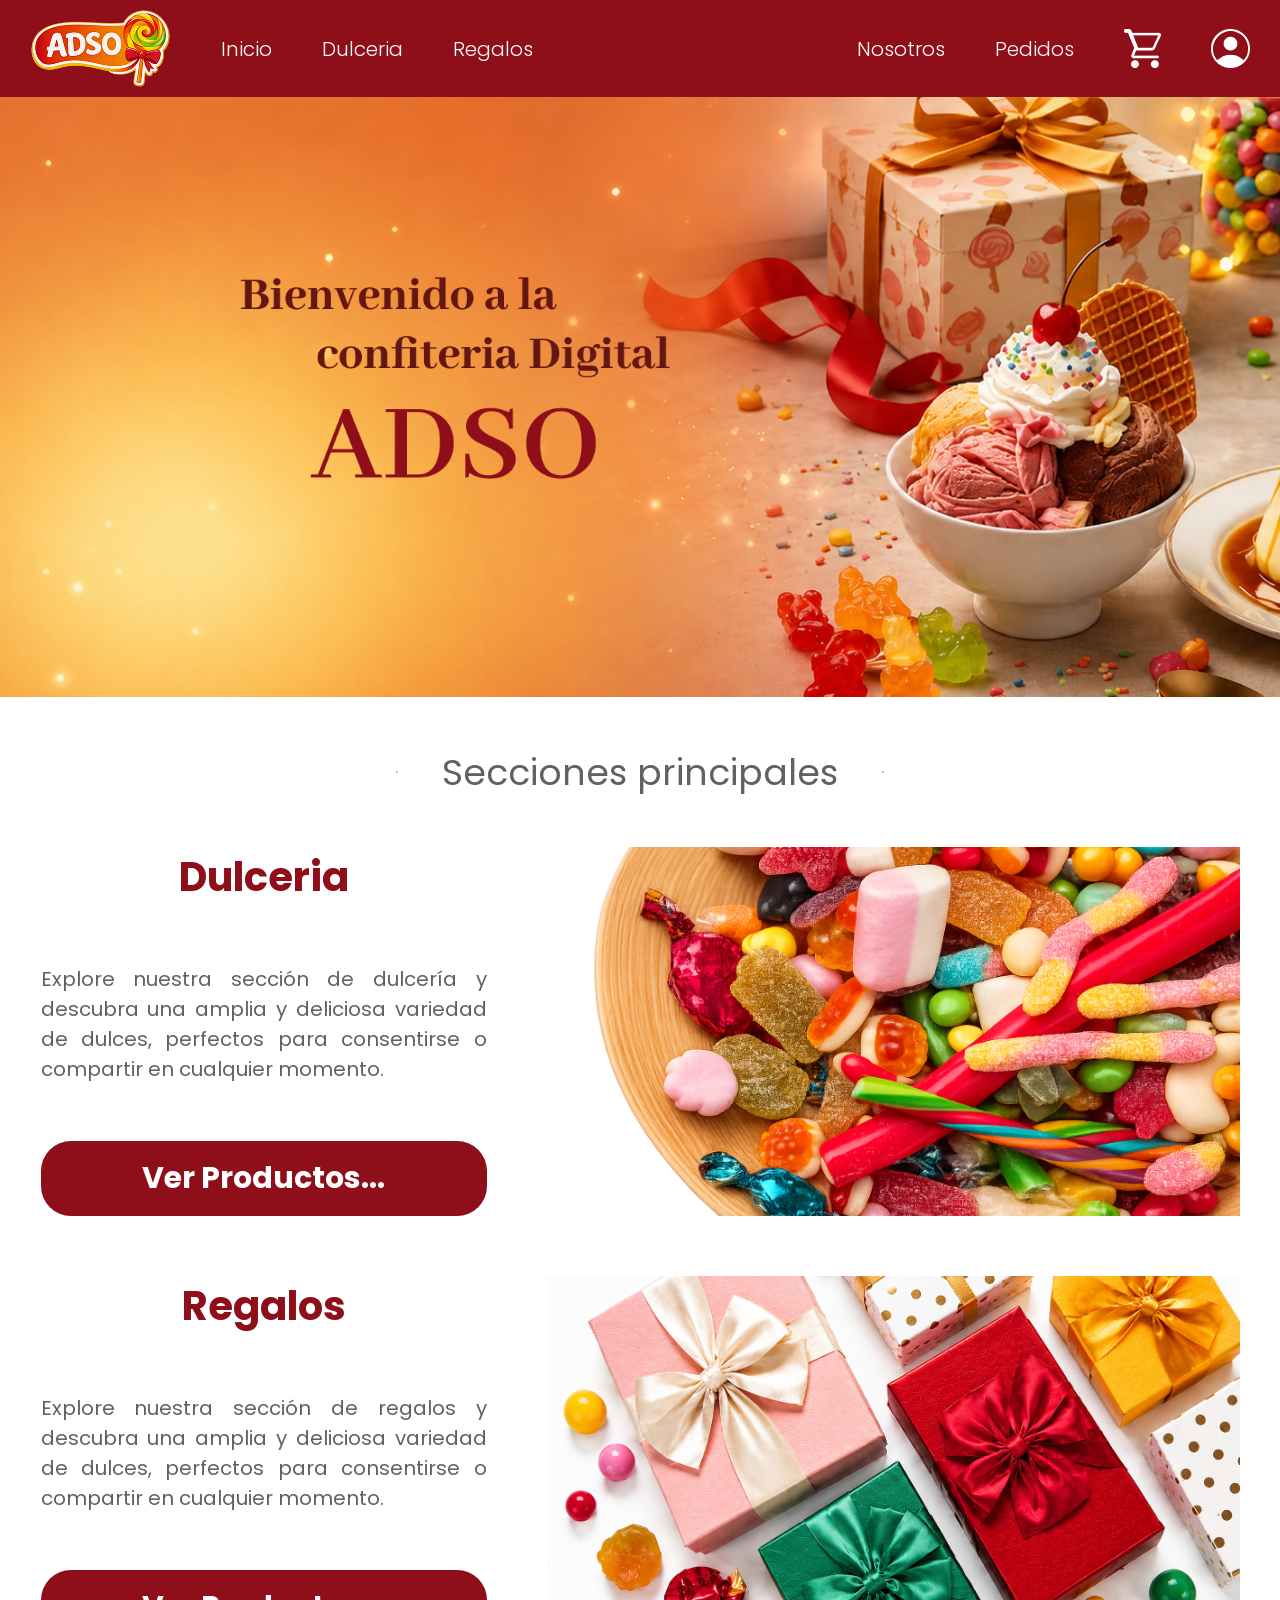
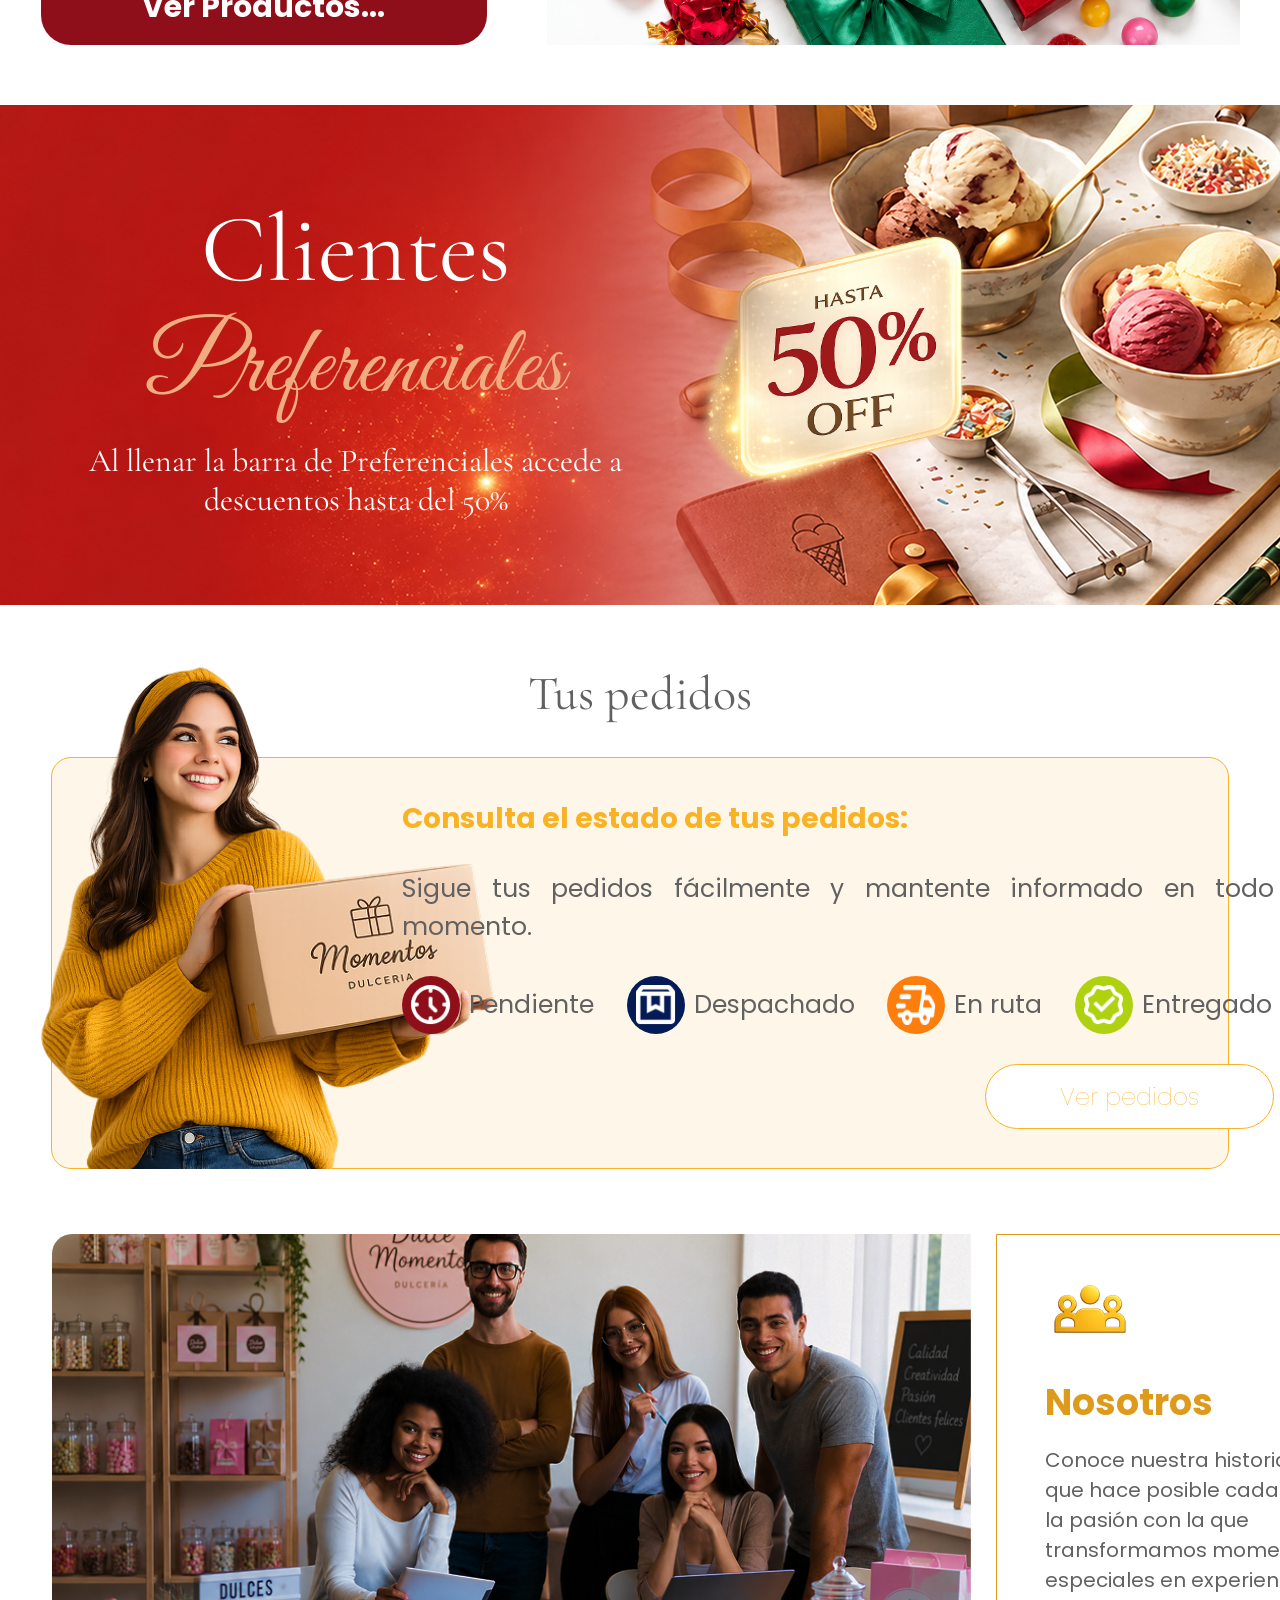
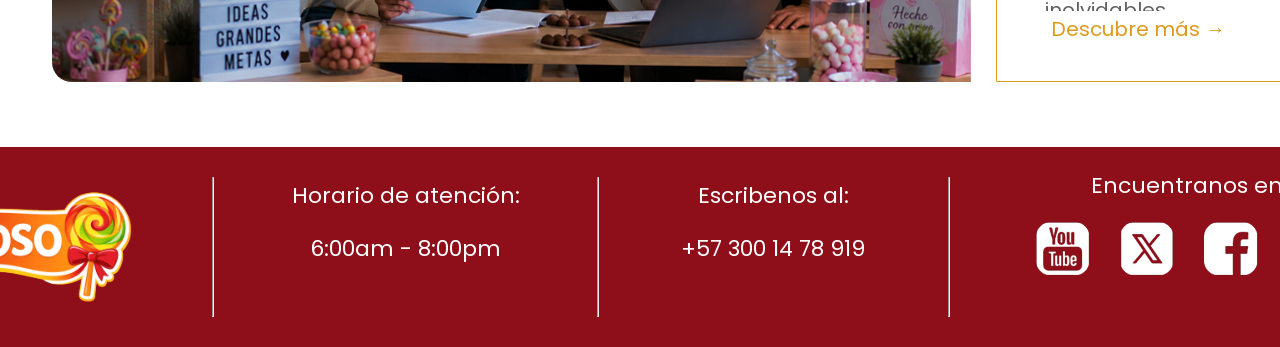
<file: index.html>
<!doctype html>
<html>

<head>
    <meta charset="UTF-8">
    <meta name="viewport" content="width=device-width, initial-scale=1.0">
    <link rel="preconnect" href="https://fonts.googleapis.com">
    <link rel="preconnect" href="https://fonts.gstatic.com" crossorigin>
    <link
        href="https://fonts.googleapis.com/css2?family=Great+Vibes&family=Montserrat:ital,wght@0,100..900;1,100..900&family=Oswald:wght@200..700&family=Poppins:ital,wght@0,100;0,200;0,300;0,400;0,500;0,600;0,700;0,800;0,900;1,100;1,200;1,300;1,400;1,500;1,600;1,700;1,800;1,900&display=swap"
        rel="stylesheet">
    <link href="https://fonts.googleapis.com/css2?family=Great+Vibes&display=swap" rel="stylesheet">
    <link href="https://fonts.googleapis.com/css2?family=Cormorant+Garamond:ital,wght@0,700;1,400&display=swap"
        rel="stylesheet">
    <link href="https://fonts.googleapis.com/css2?family=Cormorant+Garamond:wght@300;400;500;600;700&display=swap"
        rel="stylesheet">
    <link href="https://fonts.googleapis.com/css2?family=Poppins:wght@300;400;500;600;700&display=swap"
        rel="stylesheet">
    <link rel="stylesheet" href="style/index.css" />
</head>

<body>
    <!-- Header -->
    <header>

        <!-- Header mobile -->
        <div class="group-header-Movil">
            <div class="group-header">
                <a href="index.html">
                    <img src="Imagenes\icon-header\Logo.svg" class="icon-logo" />
                </a>
                <a href="#index" id="menuBtn">
                    <img src="Imagenes/icon-header/Menu.png" class="icon-menu" />
                </a>
            </div>
        </div>
        <div class="overlay" id="overlay"></div>
        <nav id="menu">
            <a href="index.html" class="header-text">Inicio</a>
            <a href="dulceria.html" class="header-text">Dulceria</a>
            <a href="regalos.html" class="header-text">Regalos</a>
            <a href="nosotros.html" class="header-text">Nosotros</a>
            <a href="pedidos.html" class="header-text">Pedidos</a>
            <a href="carrito.html" class="header-text">Carrito</a>
            <a href="preferenciales.html" class="header-text">Preferenciales</a>
            <a href="Inicio_sesion.html" class="header-text">Perfil</a>

        </nav>

        <!-- Header destopk -->
        <div class="group-header-destokp">
            <div class="group-header">
                <div class="group-header-elements">
                    <img src="Imagenes/icon-header/Logo.png" alt="Logo">
                    <a href="index.html" class="header-text">Inicio</a>
                    <a href="dulceria.html" class="header-text">Dulceria</a>
                    <a href="regalos.html" class="header-text">Regalos</a>
                </div>
                <div class="group-header-elements">
                    <a href="nosotros.html" class="header-text">Nosotros</a>
                    <a href="pedidos.html" class="header-text">Pedidos</a>
                    <a href="carrito.html">
                        <img src="Imagenes/icon-header/icon cart.png" alt="Carrito">
                    </a>

                    <a href="Inicio_sesion.html">
                        <img src="Imagenes/icon-header/icon user.png" alt="Perfil">
                    </a>
                </div>
            </div>
        </div>
    </header>
    <section>
        <div class="banner">
            <div class="banner-group-text">
                <img src="Imagenes/banner-index-principal.png" alt="" class="banner-text-banner">
            </div>
        </div>
        <div class="title-principales-group">
            <hr>
            <p>
                Secciones principales
            </p>
            <hr>
        </div>
        <!--sections card principales-->
        <!--sections card dulceria-->
        <div class="card-section">
            <div class="card-section-column">
                <p class="card-section-title">Dulceria</p>
                <p class="card-section-p">
                    Explore nuestra sección de dulcería y descubra una amplia y
                    deliciosa variedad de dulces, perfectos
                    para consentirse o compartir en cualquier momento.
                </p>
                <button class="card-section-btn">Ver Productos...</button>
            </div>
            <div class="card-section-img img-dulceria"></div>
        </div>
        <!--sections card regalos-->
        <div class="card-section">
            <div class="card-section-column">
                <p class="card-section-title">Regalos</p>
                <p class="card-section-p">
                    Explore nuestra sección de regalos y descubra una amplia y deliciosa variedad de dulces, perfectos
                    para consentirse o compartir en cualquier momento.
                </p>
                <button class="card-section-btn">Ver Productos...</button>
            </div>
            <div class="card-section-img img-regalos"></div>
        </div>
        <!--banner preferenciales-->
        <div class="banner-preferenciales">
            <div>
                <div class="banner-preferenciales-group-textos">
                    <a href="preferenciales.html" style="text-decoration: none;">

                        <div class="banner-preferenciales-group-title">
                            <p class="banner-preferenciales-title">Clientes</p>
                            <p class="banner-preferenciales-subtitle">Preferenciales</p>
                        </div>
                        <p class="banner-preferenciales-p">Al llenar la barra de Preferenciales accede a descuentos
                            hasta
                            del 50%</p>
                    </a>
                </div>
            </div>
            <div class="banner-icon-desc"></div>
        </div>
        <!--Card de deliveries-->
        <div class="card-pedidos-base">
            <div>
                <p class="card-pedidos-title">Tus pedidos</p>
                <div class="card-pedidos-img "></div>
                <div class="card-pedidos-tarjeta"></div>
            </div>
            <div class="card-pedidos-columna">
                <div class="card-pedidos-group-icons">
                    <p class="card-pedidos-p card-pedidos-subtitle">Consulta el estado de tus pedidos:</p>
                    <p class="card-pedidos-p card-pedidos-contenido">Sigue tus pedidos fácilmente y mantente informado
                        en todo
                        momento. </p>

                    <div class="card-pedidos-group-icon">
                        <div class="card-pedidos-iconos card-red">
                            <img src="Imagenes/icon-delivery/Vector-3.png" alt="" class="card-pedidos-icon">
                        </div>
                        <p class="card-pedidos-p ">Pendiente</p>
                    </div>
                    <div class="card-pedidos-group-icon">
                        <div class="card-pedidos-iconos card-blue">
                            <img src="Imagenes/icon-delivery/Vector-1.png" alt="" class="card-pedidos-icon">
                        </div>
                        <p class="card-pedidos-p ">Despachado</p>
                    </div>
                    <div class="card-pedidos-group-icon">
                        <div class="card-pedidos-iconos card-naranje">
                            <img src="Imagenes/icon-delivery/Vector.png" alt="" class="card-pedidos-icon">
                        </div>
                        <p class="card-pedidos-p ">En ruta</p>
                    </div>
                    <div class="card-pedidos-group-icon">
                        <div class="card-pedidos-iconos card-green">
                            <img src="Imagenes/icon-delivery/Vector-2.png" alt="" class="card-pedidos-icon">
                        </div>
                        <p class="card-pedidos-p ">Entregado</p>
                    </div>
                    <button class="card-pedidos-btn">
                        Ver pedidos
                    </button>
                </div>
            </div>
        </div>
        <!--Card de deliveries-->
        <div class="card-about-group">
            <div class="card-about-img"></div>
            <div class="card-about-base">
                <img src="Imagenes/People Skin Type 7.png" alt="icon team ADSO" class="icon-about-team">
                <p class="card-about-title">Nosotros</p>
                <p class="card-about-p">Conoce nuestra historia, el equipo que hace posible cada detalle y la pasión con
                    la que transformamos
                    momentos especiales en experiencias inolvidables.</p>
                <button class="card-about-btn">Descubre más →</button>

            </div>
        </div>
    </section>
    <footer>
        <img src="Imagenes\Logo.svg" alt="Logo" class="footer-logo">
        <hr class="footer-line">
        <div class="footer-group-tex">
            <p class="footer-text">Horario de atención:</p>
            <p class="footer-text">6:00am - 8:00pm</p>
        </div class="footer-group-tex">
        <hr class="footer-line">
        <div class="footer-group-tex">
            <p class="footer-text">Escribenos al:</p>
            <p class="footer-text">+57 300 14 78 919</p>
        </div>
        <hr class="footer-line">
        <div class="footer-group-tex">
            <p class="footer-text">Encuentranos en:</p>
            <div class="footer-icons">
                <img src="Imagenes/icons redes/YouTube Squared.png" alt="Youtube">
                <img src="Imagenes/icons redes/X.png" alt="telegram">
                <img src="Imagenes/icons redes/Facebook.png" alt="Facebook">
                <img src="Imagenes/icons redes/Instagram.png" alt="Instagram">
            </div>
        </div>
    </footer>
    <script>
        const menuBtn = document.getElementById("menuBtn");
        const menu = document.getElementById("menu");
        const overlay = document.getElementById("overlay")

        menuBtn.addEventListener("click", () => {
            menu.classList.toggle("active");
            overlay.classList.toggle("active");
        });

        overlay.addEventListener("click", () => {
            menu.classList.remove("active");
            overlay.classList.remove("active");
        });
    </script>
</body>

</html
</file>
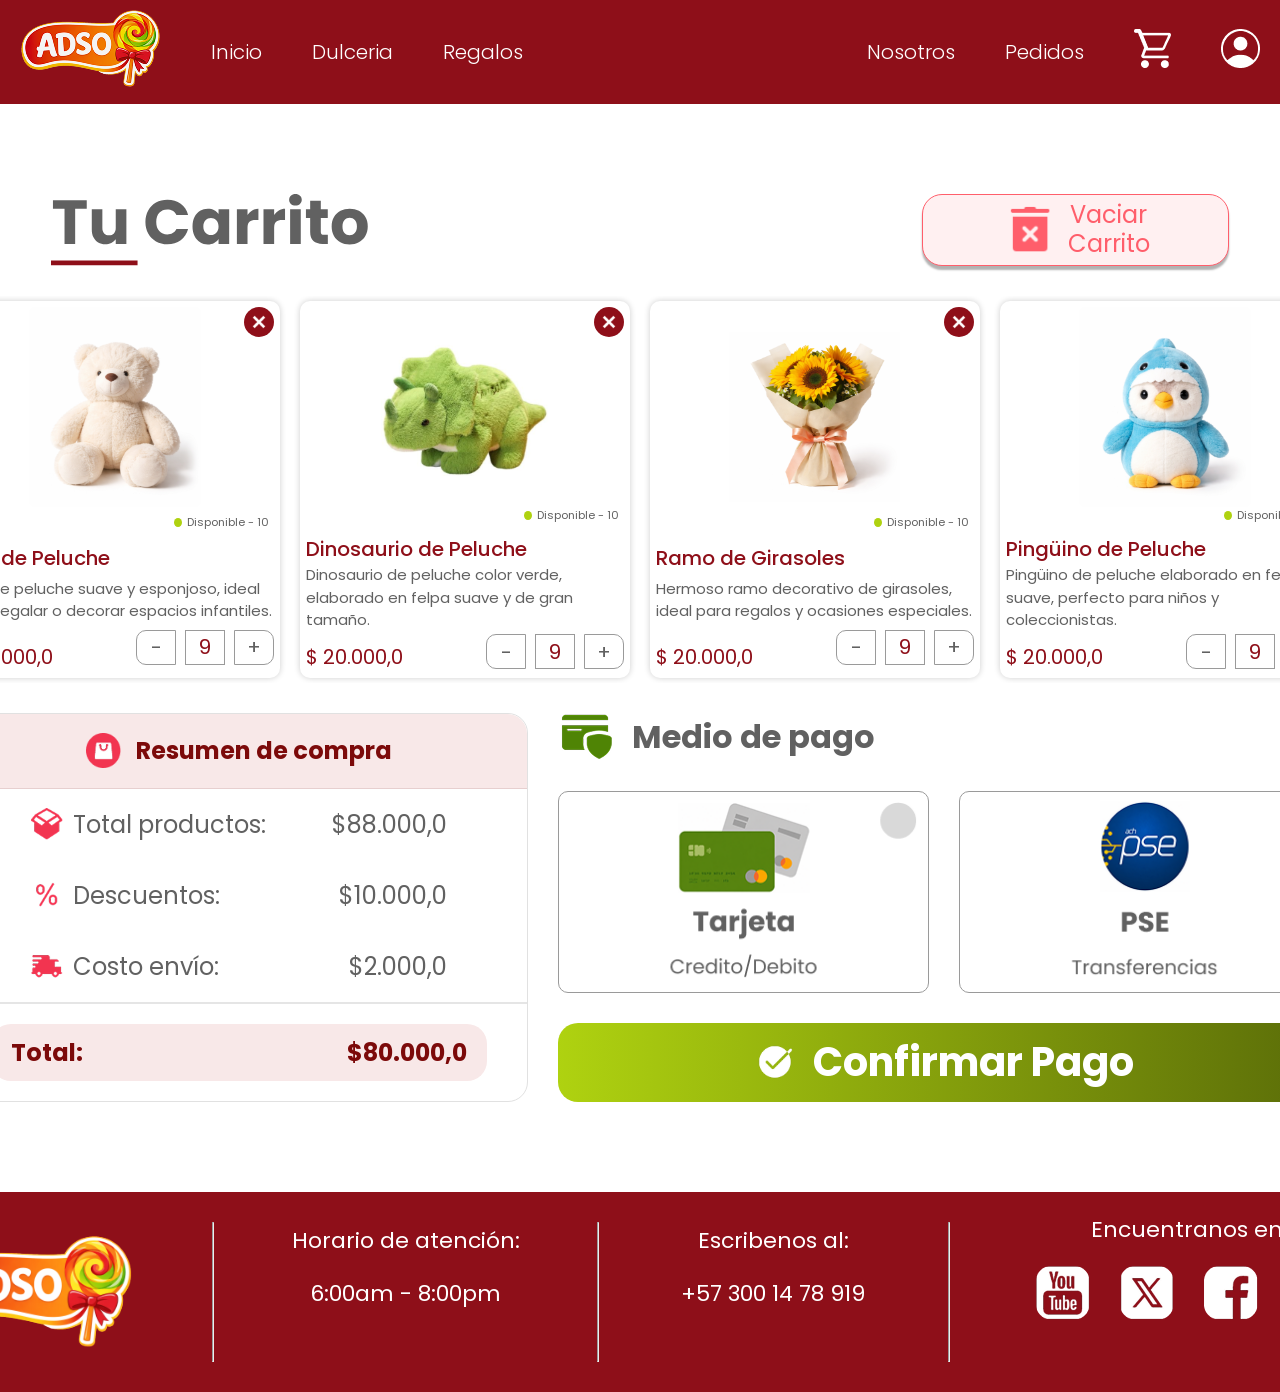
<file: carrito.html>
<!DOCTYPE html>
<html lang="en">

<head>
    <meta charset="UTF-8">
    <meta name="viewport" content="width=device-width, initial-scale=1.0">
    <link href="https://fonts.googleapis.com/css2?family=Great+Vibes&display=swap" rel="stylesheet">
    <link href="https://fonts.googleapis.com/css2?family=Cormorant+Garamond:ital,wght@0,700;1,400&display=swap"
        rel="stylesheet">
    <link href="https://fonts.googleapis.com/css2?family=Cormorant+Garamond:wght@300;400;500;600;700&display=swap"
        rel="stylesheet">
    <link href="https://fonts.googleapis.com/css2?family=Poppins:wght@300;400;500;600;700&display=swap"
        rel="stylesheet">
    <link href="https://fonts.googleapis.com/css2?family=Poppins:wght@300;400;500;600;700&display=swap"
        rel="stylesheet">
    <link rel="stylesheet" href="style/carrito.css" />
    <title>Document</title>
</head>

<body>
    <section>
        <!-- Header -->
        <header>

            <!-- Header mobile -->
            <div class="group-header-Movil">
                <div class="group-header">
                    <a href="index.html">
                        <img src="Imagenes\icon-header\Logo.svg" class="icon-logo" />
                    </a>
                    <a href="#index" id="menuBtn">
                        <img src="Imagenes/icon-header/Menu.png" class="icon-menu" />
                    </a>
                </div>
            </div>
            <div class="overlay" id="overlay"></div>
            <nav id="menu">
                <a href="index.html" class="header-text">Inicio</a>
                <a href="dulceria.html" class="header-text">Dulceria</a>
                <a href="regalos.html" class="header-text">Regalos</a>
                <a href="nosotros.html" class="header-text">Nosotros</a>
                <a href="pedidos.html" class="header-text">Pedidos</a>
                <a href="carrito.html" class="header-text">Carrito</a>
                <a href="preferenciales.html" class="header-text">Preferenciales</a>
                <a href="Inicio_sesion.html" class="header-text">Perfil</a>


            </nav>

            <!-- Header destopk -->
            <div class="group-header-destokp">
                <div class="group-header">
                    <div class="group-header-elements">
                        <a href="index.html">
                            <img src="Imagenes/icon-header/Logo.png" alt="Logo">
                        </a>
                        <a href="index.html" class="header-text">Inicio</a>
                        <a href="dulceria.html" class="header-text">Dulceria</a>
                        <a href="regalos.html" class="header-text">Regalos</a>
                    </div>
                    <div class="group-header-elements">
                        <a href="nosotros.html" class="header-text">Nosotros</a>
                        <a href="pedidos.html" class="header-text">Pedidos</a>
                        <a href="carrito.html">
                            <img src="Imagenes/icon-header/icon cart.png" alt="Carrito">
                        </a>

                        <a href="Inicio_sesion.html">
                            <img src="Imagenes/icon-header/icon user.png" alt="Perfil">
                        </a>
                    </div>
                </div>
            </div>
        </header>

        <!--Titulo-->
        <div class="title-btn">
            <img src="Imagenes/title carrito.svg" alt="" class="title-carrito">
            <button class="btn-remove">
                <img src="Imagenes/Remove.svg" alt="Eliminar">
                <p>Vaciar<br>Carrito</p>
            </button>
        </div>
        <!--Productos del carrito-->
        <div class="container-productos">
            <!-- Oso -->
            <div class="base-producto">
                <div class="img-producto vitrina-prod-oso"></div>
                <img src="Imagenes/quitar producto.svg" alt="quitar" class="producto-quitar">

                <div class="group-stock">
                    <div class="base-estado"></div>
                    <p>Disponible - 10</p>
                </div>

                <p class="title-producto">Oso de Peluche</p>

                <p class="description-producto">
                    Oso de peluche suave y esponjoso, ideal para regalar o decorar espacios infantiles.
                </p>

                <p class="precio-producto">$ 20.000,0</p>

                <div class="container-cantidad">
                    <div class="menos">-</div>
                    <div class="cantidad">9</div>
                    <div class="mas">+</div>
                </div>
            </div>

            <!-- Dinosaurio -->
            <div class="base-producto">
                <div class="img-producto vitrina-prod-dino"></div>
                <img src="Imagenes/quitar producto.svg" alt="quitar" class="producto-quitar">

                <div class="group-stock">
                    <div class="base-estado"></div>
                    <p>Disponible - 10</p>
                </div>

                <p class="title-producto">Dinosaurio de Peluche</p>

                <p class="description-producto">
                    Dinosaurio de peluche color verde, elaborado en felpa suave y de gran tamaño.
                </p>

                <p class="precio-producto">$ 20.000,0</p>

                <div class="container-cantidad">
                    <div class="menos">-</div>
                    <div class="cantidad">9</div>
                    <div class="mas">+</div>
                </div>
            </div>

            <!-- Girasoles -->
            <div class="base-producto">
                <div class="img-producto vitrina-prod-girasoles"></div>
                <img src="Imagenes/quitar producto.svg" alt="quitar" class="producto-quitar">

                <div class="group-stock">
                    <div class="base-estado"></div>
                    <p>Disponible - 10</p>
                </div>

                <p class="title-producto">Ramo de Girasoles</p>

                <p class="description-producto">
                    Hermoso ramo decorativo de girasoles, ideal para regalos y ocasiones especiales.
                </p>

                <p class="precio-producto">$ 20.000,0</p>

                <div class="container-cantidad">
                    <div class="menos">-</div>
                    <div class="cantidad">9</div>
                    <div class="mas">+</div>
                </div>
            </div>

            <!-- Pingüino -->
            <div class="base-producto">
                <div class="img-producto vitrina-prod-pinguino"></div>
                <img src="Imagenes/quitar producto.svg" alt="quitar" class="producto-quitar">

                <div class="group-stock">
                    <div class="base-estado"></div>
                    <p>Disponible - 10</p>
                </div>

                <p class="title-producto">Pingüino de Peluche</p>

                <p class="description-producto">
                    Pingüino de peluche elaborado en felpa suave, perfecto para niños y coleccionistas.
                </p>

                <p class="precio-producto">$ 20.000,0</p>

                <div class="container-cantidad">
                    <div class="menos">-</div>
                    <div class="cantidad">9</div>
                    <div class="mas">+</div>
                </div>
            </div>
        </div>
        <!-- Resumen de compra -->
        <div class="container-resumen-pago">
            <div class="card-resumen">

                <div class="card-title">
                    <img src="Imagenes/icon resumen de compra.png" alt="Resumen de compra">
                    <p>Resumen de compra</p>
                </div>

                <div class="group-info">
                    <div class="subtitle">
                        <img src="Imagenes/total productos iconpng.png" alt="Total productos">
                        <p>Total productos:</p>
                    </div>

                    <div class="subsubtitle">
                        <p>$88.000,0</p>
                    </div>
                </div>

                <div class="group-info">
                    <div class="subtitle">
                        <img src="Imagenes/descuento icon.png" alt="Descuentos">
                        <p>Descuentos:</p>
                    </div>

                    <div class="subsubtitle">
                        <p>$10.000,0</p>
                    </div>
                </div>

                <div class="group-info costo-envio">
                    <div class="subtitle">
                        <img src="Imagenes/icon-enveio.png" alt="Costo de envío">
                        <p>Costo envío:</p>
                    </div>

                    <div class="subsubtitle">
                        <p>$2.000,0</p>
                    </div>
                </div>

                <div class="group-info total-compra">
                    <div class="subtitle">
                        <p>Total:</p>
                    </div>

                    <div class="subsubtitle">
                        <p>$80.000,0</p>
                    </div>
                </div>
            </div>
            <!--Medios de pago-->
            <div class="group-pago">
                <div class="title-pago">
                    <img src="Imagenes/Card Security.png" alt="">
                    <p class="subtitle-pago">Medio de pago</p>
                </div>
                <div class="section-medios">
                    <div class="section-card-base"></div>
                    <div class="section-card-base pse"></div>
                </div>
                <a href="pse.html" style="text-decoration: none; width: 100%;">
                    <button class="btn-compra" style="width: 100%;">
                        <img src="Imagenes/Checkmark.png" alt="">
                        Confirmar Pago
                    </button>
                </a>
            </div>
        </div>
    </section>
    <footer>
        <img src="Imagenes\Logo.svg" alt="Logo" class="footer-logo">
        <hr class="footer-line">
        <div class="footer-group-tex">
            <p class="footer-text">Horario de atención:</p>
            <p class="footer-text">6:00am - 8:00pm</p>
        </div class="footer-group-tex">
        <hr class="footer-line">
        <div class="footer-group-tex">
            <p class="footer-text">Escribenos al:</p>
            <p class="footer-text">+57 300 14 78 919</p>
        </div>
        <hr class="footer-line">
        <div class="footer-group-tex">
            <p class="footer-text">Encuentranos en:</p>
            <div class="footer-icons">
                <img src="Imagenes/icons redes/YouTube Squared.png" alt="Youtube">
                <img src="Imagenes/icons redes/X.png" alt="telegram">
                <img src="Imagenes/icons redes/Facebook.png" alt="Facebook">
                <img src="Imagenes/icons redes/Instagram.png" alt="Instagram">
            </div>
        </div>
    </footer>
    <script>
        const menuBtn = document.getElementById("menuBtn");
        const menu = document.getElementById("menu");

        menuBtn.addEventListener("click", () => {
            menu.classList.toggle("active");
            overlay.classList.toggle("active");
        });
    </script>
</body>

</html>
</file>
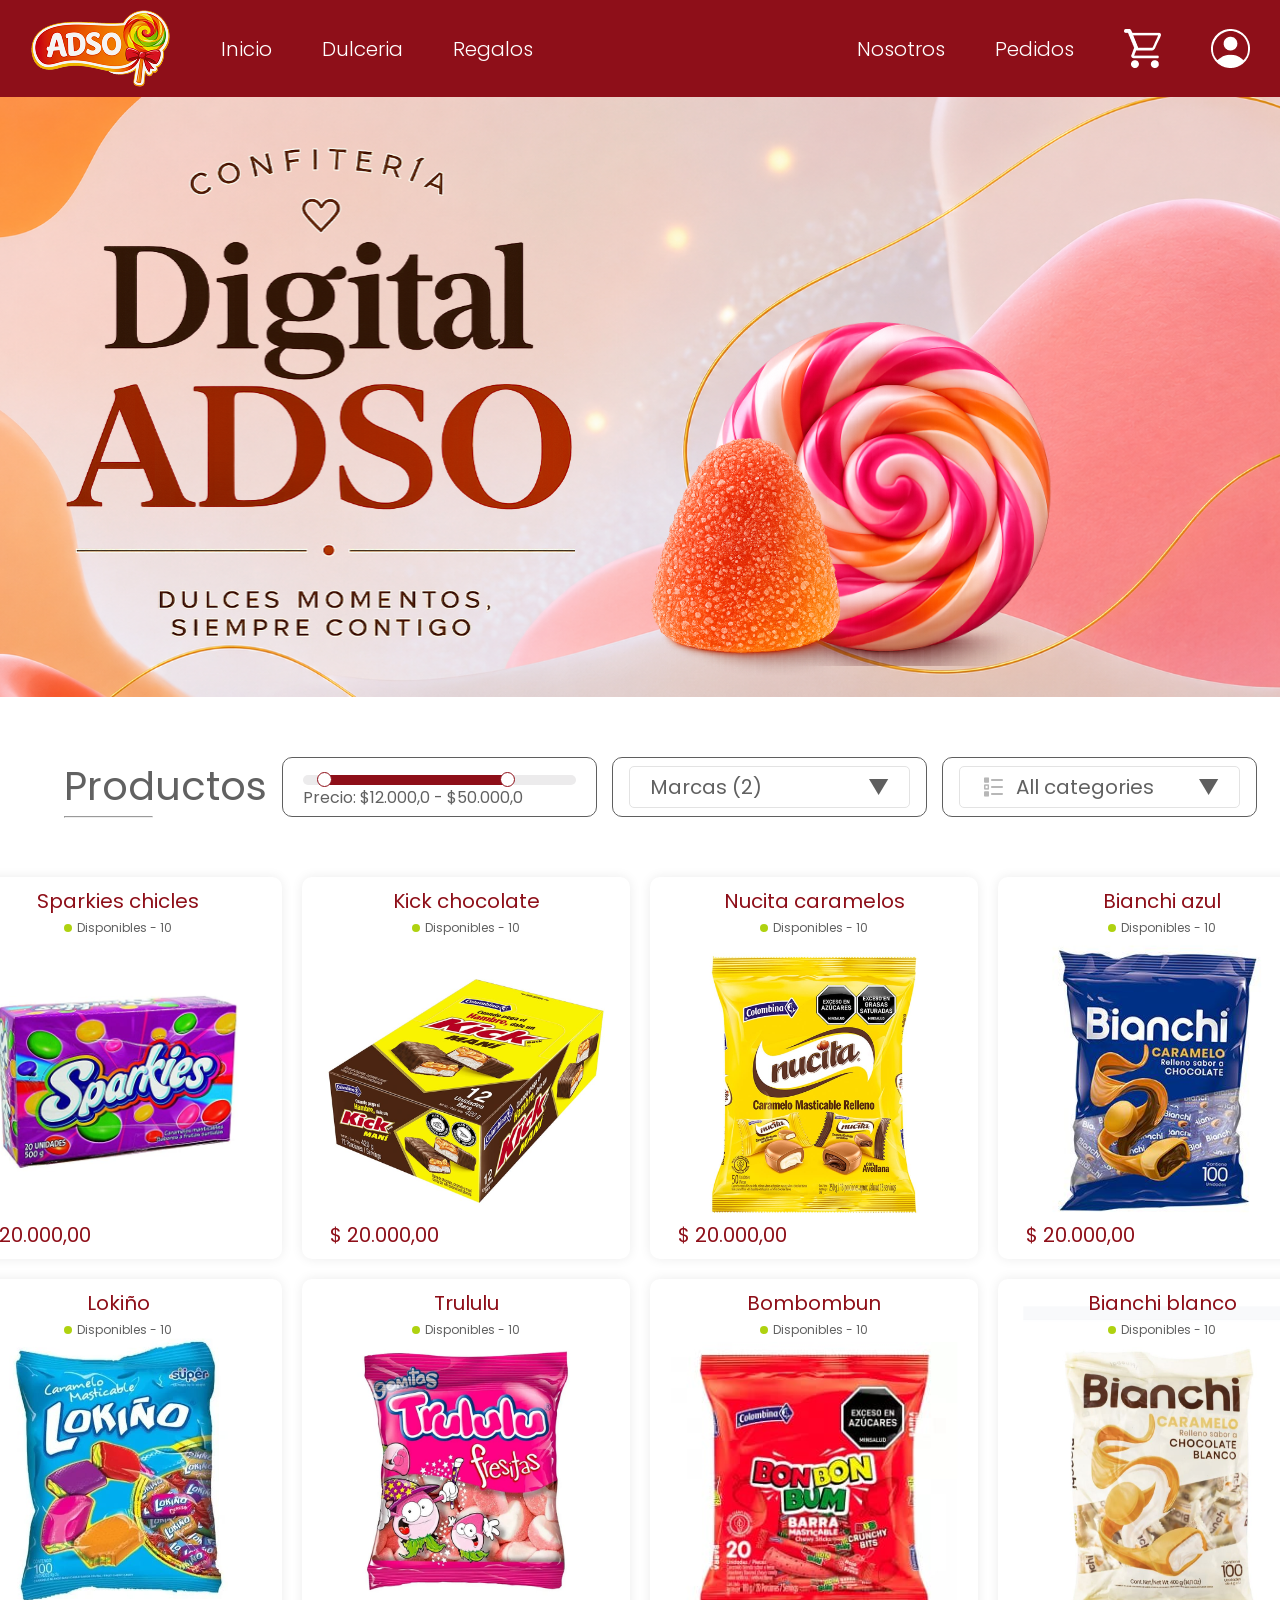
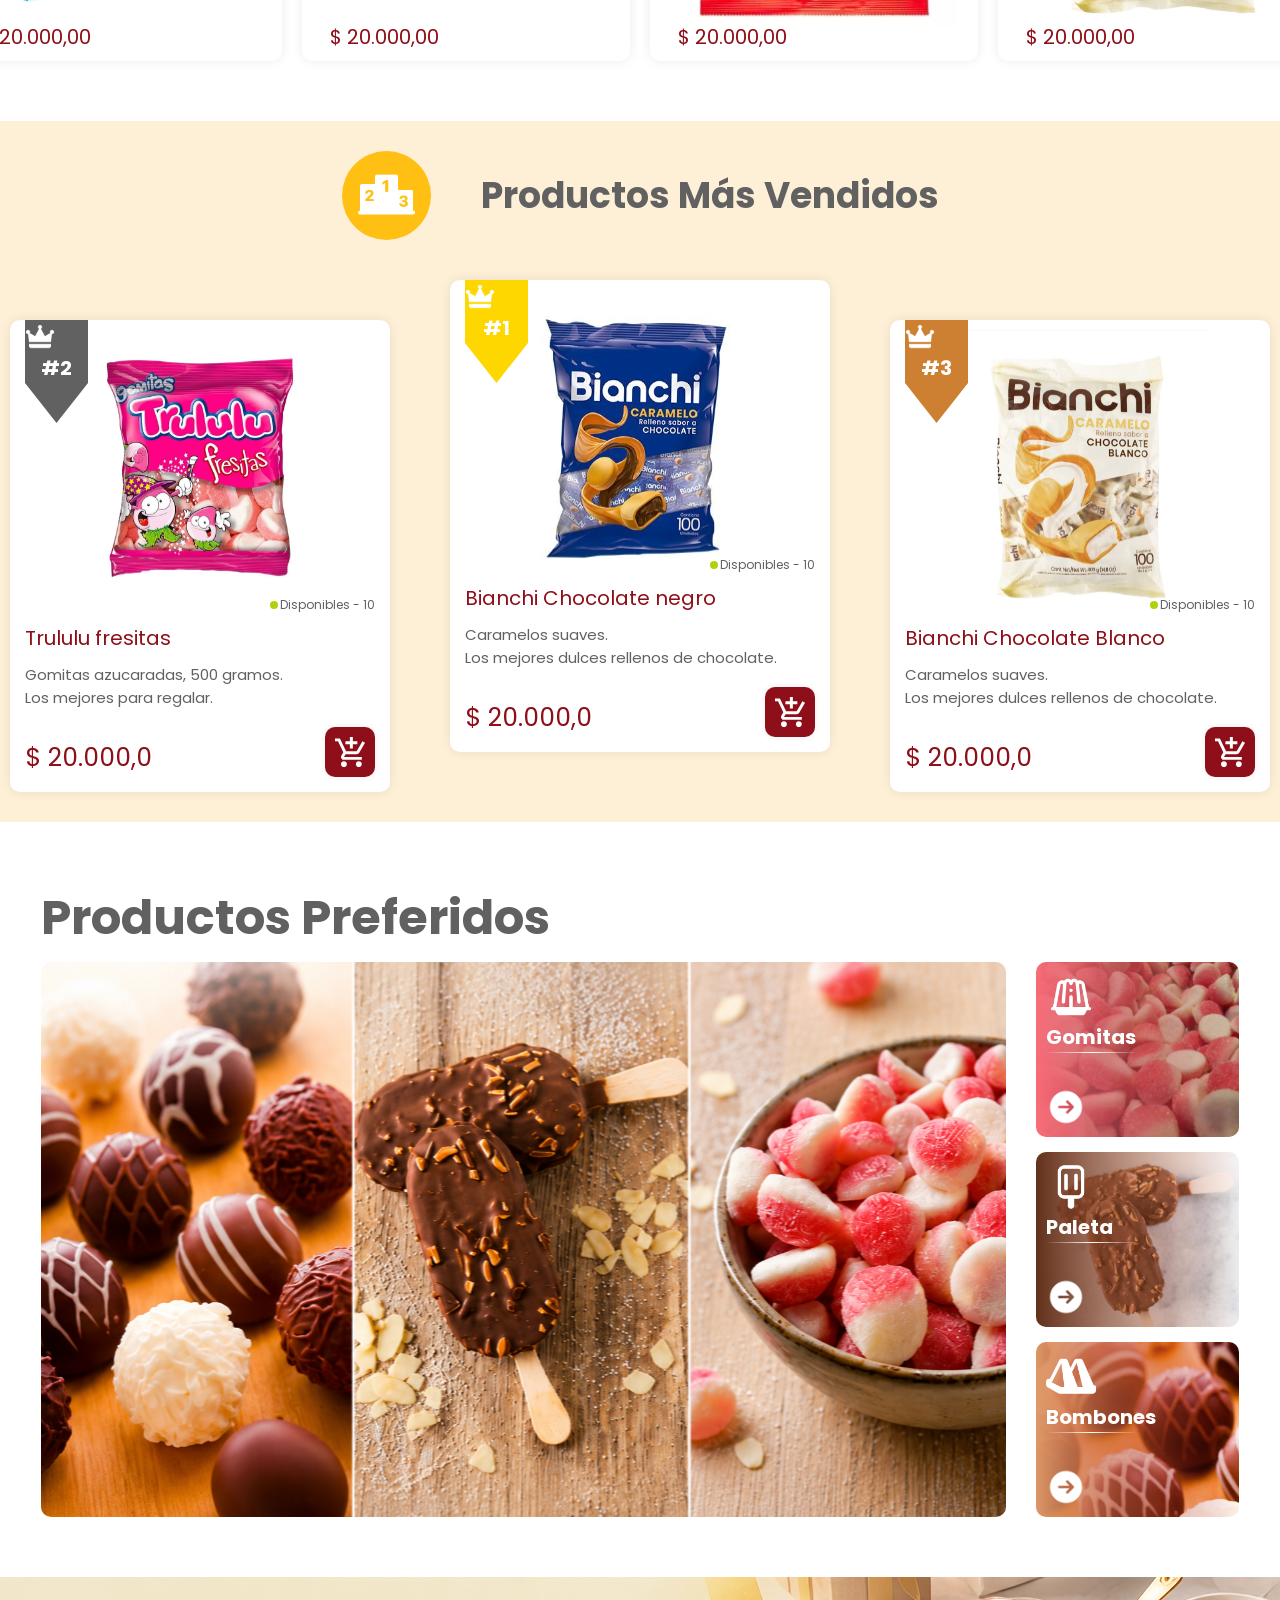
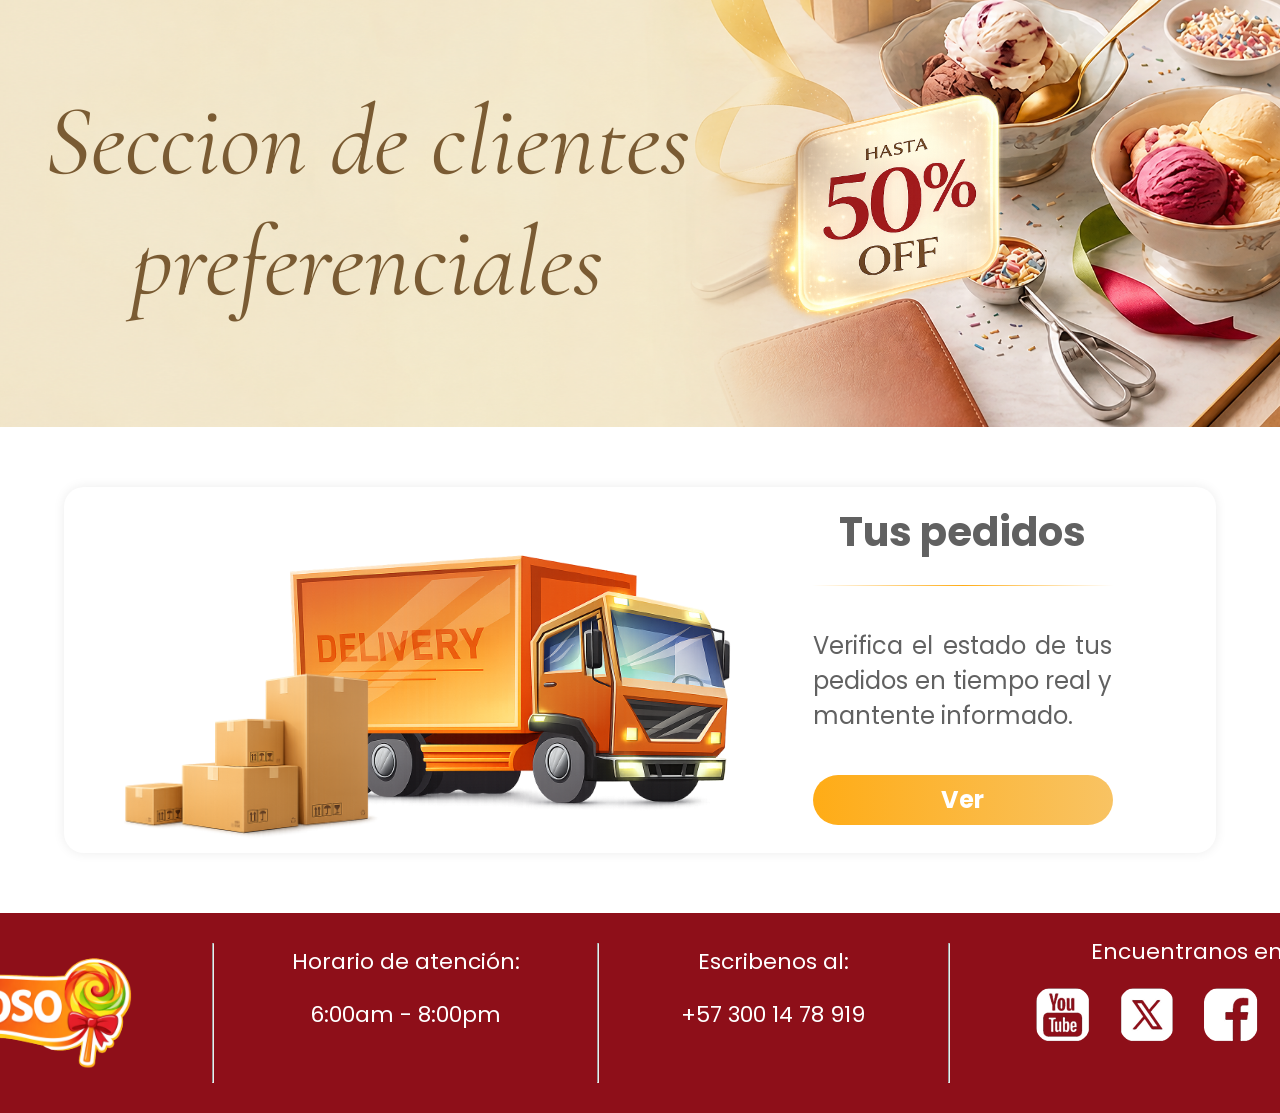
<file: dulceria.html>
<!DOCTYPE html>
<html lang="en">

<head>
    <meta charset="UTF-8">
    <meta charset="UTF-8">
    <meta name="viewport" content="width=device-width, initial-scale=1.0">
    <link href="https://fonts.googleapis.com/css2?family=Great+Vibes&display=swap" rel="stylesheet">
    <link href="https://fonts.googleapis.com/css2?family=Cormorant+Garamond:ital,wght@0,700;1,400&display=swap"
        rel="stylesheet">
    <link href="https://fonts.googleapis.com/css2?family=Cormorant+Garamond:wght@300;400;500;600;700&display=swap"
        rel="stylesheet">
    <link href="https://fonts.googleapis.com/css2?family=Poppins:wght@300;400;500;600;700&display=swap"
        rel="stylesheet">
    <link rel="stylesheet" href="style/dulceria.css" />
    <title>Confiteria digital ADSO</title>
</head>

<body>
    <!-- Header -->
    <header>

        <!-- Header mobile -->
        <div class="group-header-Movil">
            <div class="group-header">
                <a href="index.html">
                    <img src="Imagenes\icon-header\Logo.svg" class="icon-logo" />
                </a>
                <a href="#index" id="menuBtn">
                    <img src="Imagenes/icon-header/Menu.png" class="icon-menu" />
                </a>
            </div>
        </div>
        <div class="overlay" id="overlay"></div>
        <nav id="menu">
            <a href="index.html" class="header-text">Inicio</a>
            <a href="dulceria.html" class="header-text">Dulceria</a>
            <a href="regalos.html" class="header-text">Regalos</a>
            <a href="nosotros.html" class="header-text">Nosotros</a>
            <a href="pedidos.html" class="header-text">Pedidos</a>
            <a href="carrito.html" class="header-text">Carrito</a>
            <a href="preferenciales.html" class="header-text">Preferenciales</a>
            <a href="Inicio_sesion.html" class="header-text">Perfil</a>


        </nav>

        <!-- Header destopk -->
        <div class="group-header-destokp">
            <div class="group-header">
                <div class="group-header-elements">
                    <a href="index.html">
                        <img src="Imagenes/icon-header/Logo.png" alt="Logo">
                    </a>
                    <a href="index.html" class="header-text">Inicio</a>
                    <a href="dulceria.html" class="header-text">Dulceria</a>
                    <a href="regalos.html" class="header-text">Regalos</a>
                </div>
                <div class="group-header-elements">
                    <a href="nosotros.html" class="header-text">Nosotros</a>
                    <a href="pedidos.html" class="header-text">Pedidos</a>
                    <a href="carrito.html">
                        <img src="Imagenes/icon-header/icon cart.png" alt="Carrito">
                    </a>

                    <a href="Inicio_sesion.html">
                        <img src="Imagenes/icon-header/icon user.png" alt="Perfil">
                    </a>
                </div>
            </div>
        </div>
    </header>
    <section>
        <!--banner principal-->
        <div class="banner-principal">
            <img src="Imagenes/banner text1.svg" alt="" class="banner-text">
            <img src="Imagenes/gomita banner .svg" alt="" class="banner-gomita">
            <img src="Imagenes/paleta banner.svg" alt="" class="banner-paleta">

        </div>
        <!--Vitrina categorias filtros-->
        <div class="vitrina-group">
            <div class="vitrina-title-group">
                <p class="vitrina-title">
                    Productos
                </p>
                <hr class="vitrina-title-line">
            </div>
            <div class="vitrina-category">
                <div class="vitrina-subcategory">
                    <p>Marcas (2)</p>
                    <img src="Imagenes/desplejable icon.svg" alt="▼" class="vitrina-category-iconDesp">
                </div>
            </div>
            <div class="vitrina-category">
                <div class="vitrina-subcategory">
                    <div class="vitrina-category-categoriesG">
                        <img src="Imagenes/all categories icon.svg" alt="▼" class="vitrina-categories-Icon">
                        <p>All categories</p>
                    </div>
                    <img src="Imagenes/desplejable icon.svg" alt="▼" class="vitrina-category-iconDesp">
                </div>
            </div>
            <div class="vitrina-category vitrina-category-rango vitrina-category-groupRango">
                <div class="vitrina-category-rangeBase">
                    <div class="vitrina-category-rangoCircle rangoLeft"></div>
                    <div class="vitrina-category-rangeBaseFill"></div>
                    <div class="vitrina-category-rangoCircle rangoRight"></div>
                </div>
                <div class="vitrina-category-textRango">
                    Precio: $<span id="minRange">12.000,0</span> - $<span id="maxRange">50.000,0</span>
                </div>
            </div>
        </div>
        <!--vitrina de productos-->
        <div class="vitrina-productos">
            <div>
                <div class="vitrina-prod vitrina-prod-sparkies">
                    <p class="vitrina-prod-title">Sparkies chicles</p>
                    <div class="vitrina-stock">
                        <div class="vitrina-disponible-circle"></div>
                        <p class="vitrina-producto-stock">Disponibles - 10</p>
                    </div>
                    <p class="vitrina-prod-price">$ 20.000,00</p>
                </div>
            </div>
            <div class="vitrina-prod vitrina-prod-kick">
                <p class="vitrina-prod-title">Kick chocolate</p>
                <div class="vitrina-stock">
                    <div class="vitrina-disponible-circle"></div>
                    <p class="vitrina-producto-stock">Disponibles - 10</p>
                </div>
                <p class="vitrina-prod-price">$ 20.000,00</p>
            </div>

            <div class="vitrina-prod vitrina-prod-nucita">
                <p class="vitrina-prod-title">Nucita caramelos</p>
                <div class="vitrina-stock">
                    <div class="vitrina-disponible-circle"></div>
                    <p class="vitrina-producto-stock">Disponibles - 10</p>
                </div>
                <p class="vitrina-prod-price">$ 20.000,00</p>
            </div>

            <div class="vitrina-prod vitrina-prod-bianchiNegro">
                <p class="vitrina-prod-title">Bianchi azul</p>
                <div class="vitrina-stock">
                    <div class="vitrina-disponible-circle"></div>
                    <p class="vitrina-producto-stock">Disponibles - 10</p>
                </div>
                <p class="vitrina-prod-price">$ 20.000,00</p>
            </div>

            <div class="vitrina-prod vitrina-prod-lokiño">
                <p class="vitrina-prod-title">Lokiño</p>
                <div class="vitrina-stock">
                    <div class="vitrina-disponible-circle"></div>
                    <p class="vitrina-producto-stock">Disponibles - 10</p>
                </div>
                <p class="vitrina-prod-price">$ 20.000,00</p>
            </div>

            <div class="vitrina-prod vitrina-prod-trululu">
                <p class="vitrina-prod-title">Trululu</p>
                <div class="vitrina-stock">
                    <div class="vitrina-disponible-circle"></div>
                    <p class="vitrina-producto-stock">Disponibles - 10</p>
                </div>
                <p class="vitrina-prod-price">$ 20.000,00</p>
            </div>

            <div class="vitrina-prod vitrina-prod-bombombun">
                <p class="vitrina-prod-title">Bombombun</p>
                <div class="vitrina-stock">
                    <div class="vitrina-disponible-circle"></div>
                    <p class="vitrina-producto-stock">Disponibles - 10</p>
                </div>
                <p class="vitrina-prod-price">$ 20.000,00</p>
            </div>

            <div class="vitrina-prod vitrina-prod-bianchiBlanco">
                <p class="vitrina-prod-title">Bianchi blanco</p>
                <div class="vitrina-stock">
                    <div class="vitrina-disponible-circle"></div>
                    <p class="vitrina-producto-stock">Disponibles - 10</p>
                </div>
                <p class="vitrina-prod-price">$ 20.000,00</p>
            </div>
        </div>
        <!--productos mas vendidos-->
        <div class="producto-raking-base">

            <!-- TÍTULO -->
            <div class="group-ranking-title">
                <div class="circle-ranking">
                    <img src="Imagenes/rankink icon.svg" alt="puestos" class="icon-title-ranking">
                </div>
                <p class="titulo-ranking">Productos Más Vendidos</p>
            </div>

            <!-- GRID DE PRODUCTOS -->
            <div class="ranking-grid">

                <!-- PRODUCTO 1 -->
                <div class="producto-raking puesto-first">

                    <div class="vitrina-stock ubicacion-stock">
                        <div class="vitrina-disponible-circle"></div>
                        <p class="vitrina-producto-stock">Disponibles - 10</p>
                    </div>

                    <div class="container-puesto">
                        <div class="base-puesto base-puesto-dorado">
                            <img src="Imagenes/corona iconsvg.svg" alt="" class="corona-ranking">
                            <p class="text-puesto">#1</p>
                        </div>
                        <div class="base-triangle base-puesto-dorado"></div>
                    </div>

                    <div class="img-ranking img-ranking-firts"></div>

                    <p class="producto-raking-title">Bianchi Chocolate negro</p>
                    <p class="producto-raking-p">Caramelos suaves.</p>
                    <p class="producto-raking-p2">Los mejores dulces rellenos de chocolate.</p>
                    <p class="producto-raking-precio">$ 20.000,0</p>

                    <button class="ranking-agregar-carrito">
                        <img src="Imagenes/carrito icon.svg" alt="card" class="img-carrito">
                    </button>

                </div>

                <!-- PRODUCTO 2 -->
                <div class="producto-raking puesto-second">

                    <div class="vitrina-stock ubicacion-stock">
                        <div class="vitrina-disponible-circle"></div>
                        <p class="vitrina-producto-stock">Disponibles - 10</p>
                    </div>

                    <div class="container-puesto">
                        <div class="base-puesto base-puesto-plateado">
                            <img src="Imagenes/corona iconsvg.svg" alt="" class="corona-ranking">
                            <p class="text-puesto">#2</p>
                        </div>
                        <div class="base-triangle base-puesto-plateado"></div>
                    </div>

                    <div class="img-ranking vitrina-prod-trululu"></div>

                    <p class="producto-raking-title">Trululu fresitas</p>
                    <p class="producto-raking-p">Gomitas azucaradas, 500 gramos.</p>
                    <p class="producto-raking-p2">Los mejores para regalar.</p>
                    <p class="producto-raking-precio">$ 20.000,0</p>

                    <button class="ranking-agregar-carrito">
                        <img src="Imagenes/carrito icon.svg" alt="card" class="img-carrito">
                    </button>

                </div>

                <!-- PRODUCTO 3 -->
                <div class="producto-raking puesto-tercer">

                    <div class="vitrina-stock ubicacion-stock">
                        <div class="vitrina-disponible-circle"></div>
                        <p class="vitrina-producto-stock">Disponibles - 10</p>
                    </div>

                    <div class="container-puesto">
                        <div class="base-puesto base-puesto-bronce">
                            <img src="Imagenes/corona iconsvg.svg" alt="" class="corona-ranking">
                            <p class="text-puesto">#3</p>
                        </div>
                        <div class="base-triangle base-puesto-bronce"></div>
                    </div>

                    <div class="img-ranking vitrina-prod-bianchiBlanco"></div>

                    <p class="producto-raking-title">Bianchi Chocolate Blanco</p>
                    <p class="producto-raking-p">Caramelos suaves.</p>
                    <p class="producto-raking-p2">Los mejores dulces rellenos de chocolate.</p>
                    <p class="producto-raking-precio">$ 20.000,0</p>

                    <button class="ranking-agregar-carrito">
                        <img src="Imagenes/carrito icon.svg" alt="card" class="img-carrito">
                    </button>

                </div>

            </div>

        </div>
        <!--Videos de productos principales-->
        <div class="container-video-promocionales">
            <div class="video-title">
                Productos Preferidos
            </div>
            <div class="container-base-video"></div>
            <div class="container-opciones-video">
                <div class="container-gomitas">
                    <div class="container-group-opcion">
                        <img src="Imagenes/Jelly.svg" alt="" class="icon-videos">
                        <p class="opcion-text">Gomitas</p>
                        <hr class="opcion-line">
                    </div>
                    <img src="Imagenes/Go Back.svg" alt="" class="icon-videos icon-videos-go">
                </div>
                <div class="container-paleta">
                    <div class="container-group-opcion">
                        <img src="Imagenes/Ice Pop.svg" alt="" class="icon-videos">
                        <p class="opcion-text">Paleta</p>
                        <hr class="opcion-line">
                    </div>
                    <img src="Imagenes/Go Back.svg" alt="" class="icon-videos icon-videos-go">
                </div>
                <div class="container-bombones">
                    <div class="container-group-opcion">
                        <img src="Imagenes/Chocolate Truffle.svg" alt="" class="icon-videos">
                        <p class="opcion-text">Bombones</p>
                        <hr class="opcion-line">
                    </div>
                    <img src="Imagenes/Go Back.svg" alt="" class="icon-videos icon-videos-go">
                </div>
            </div>
        </div>
        <!--banner clientes preferenciales-->
        <div class="banner-preferenciales">
            <div class="banner-preferenciales-text">
                <p class="banner-prefe-text">Seccion de clientes preferenciales</p>
            </div>
            <div class="banner-icon-desc"></div>
        </div>
        <div class="delivery-base">
            <p class="title-delivery">Tus pedidos</p>
            <hr class="line-delivery">
            <p class="p-delivery">Verifica el estado de tus pedidos en tiempo real y mantente informado.</p>
            <div class="img-camion"></div>
            <div class="img-cajas"></div>
            <button class="btn-delivery">Ver</button>
        </div>
    </section>
    <footer>
        <img src="Imagenes\Logo.svg" alt="Logo" class="footer-logo">
        <hr class="footer-line">
        <div class="footer-group-tex">
            <p class="footer-text">Horario de atención:</p>
            <p class="footer-text">6:00am - 8:00pm</p>
        </div class="footer-group-tex">
        <hr class="footer-line">
        <div class="footer-group-tex">
            <p class="footer-text">Escribenos al:</p>
            <p class="footer-text">+57 300 14 78 919</p>
        </div>
        <hr class="footer-line">
        <div class="footer-group-tex">
            <p class="footer-text">Encuentranos en:</p>
            <div class="footer-icons">
                <img src="Imagenes/icons redes/YouTube Squared.png" alt="Youtube">
                <img src="Imagenes/icons redes/X.png" alt="telegram">
                <img src="Imagenes/icons redes/Facebook.png" alt="Facebook">
                <img src="Imagenes/icons redes/Instagram.png" alt="Instagram">
            </div>
        </div>
    </footer>
    <script>
        const menuBtn = document.getElementById("menuBtn");
        const menu = document.getElementById("menu");
        const overlay = document.getElementById("overlay")

        menuBtn.addEventListener("click", () => {
            menu.classList.toggle("active");
            overlay.classList.toggle("active");
        });

        overlay.addEventListener("click", () => {
            menu.classList.remove("active");
            overlay.classList.remove("active");
        });

    </script>

</body>

</html>
</file>
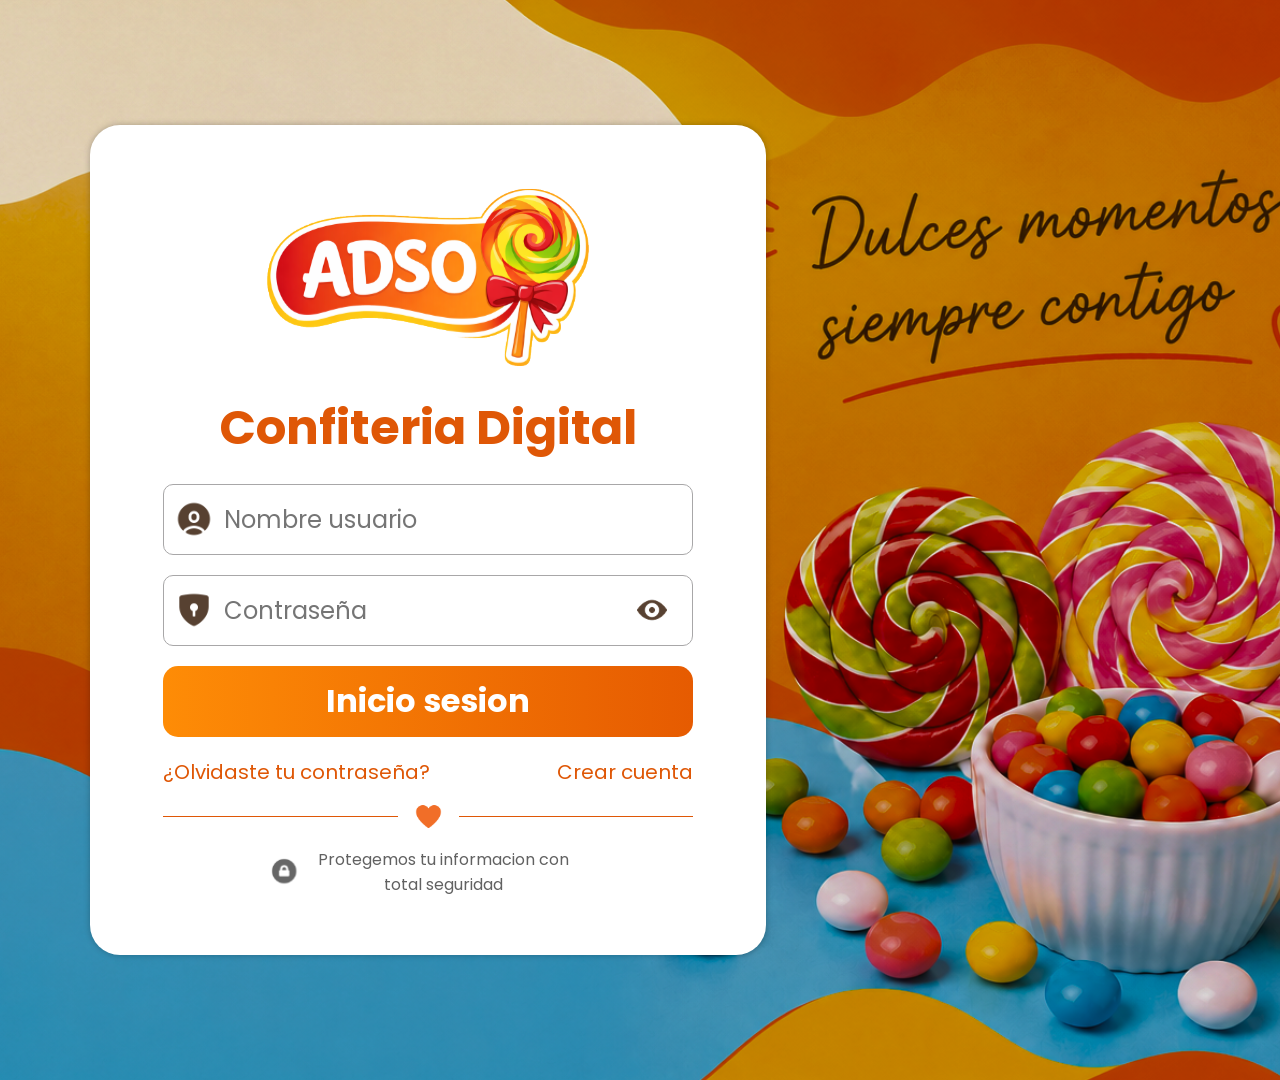
<file: Inicio_sesion.html>
<!DOCTYPE html>
<html lang="en">

<head>
    <meta charset="UTF-8">
    <meta name="viewport" content="width=device-width, initial-scale=1.0">
    <link href="https://fonts.googleapis.com/css2?family=Great+Vibes&display=swap" rel="stylesheet">
    <link href="https://fonts.googleapis.com/css2?family=Cormorant+Garamond:ital,wght@0,700;1,400&display=swap"
        rel="stylesheet">
    <link href="https://fonts.googleapis.com/css2?family=Cormorant+Garamond:wght@300;400;500;600;700&display=swap"
        rel="stylesheet">
    <link href="https://fonts.googleapis.com/css2?family=Poppins:wght@300;400;500;600;700&display=swap"
        rel="stylesheet">
    <link rel="stylesheet" href="style/inicio_sesion.css" />
    <title>Confiteria digital ADSO</title>
</head>

<body>
    <section>
        <form action="" class="form-inicio">
            <img src="Imagenes/Logo.svg" alt="" class="logo-inicio">
            <p class="title-inicio">Confiteria Digital</p>
            <input type="text" placeholder="Nombre usuario" class="input-inicio input-usuario">
            <input type="password" placeholder="Contraseña" class="input-inicio input-password">
            <button class="btn-inicio">Inicio sesion</button>
            <div class="group-text">
                <a href="" class="link-p">¿Olvidaste tu contraseña?</a>
                <a href="loginUp.html" class="link-p">Crear cuenta</a>
            </div>
            <div class="heart-group">
                <hr class="line-inicio">
                <img src="Imagenes/heart orange.svg" alt="" class="heart-orange">
                <hr class="line-inicio">
            </div>
            <div class="group-certicate">
                <img src="Imagenes/Secure.svg" alt="" class="secure-img">
                <p class="inicio-p">Protegemos tu informacion con total seguridad</p>
            </div>
        </form>
    </section>
</body>

</html>
</file>
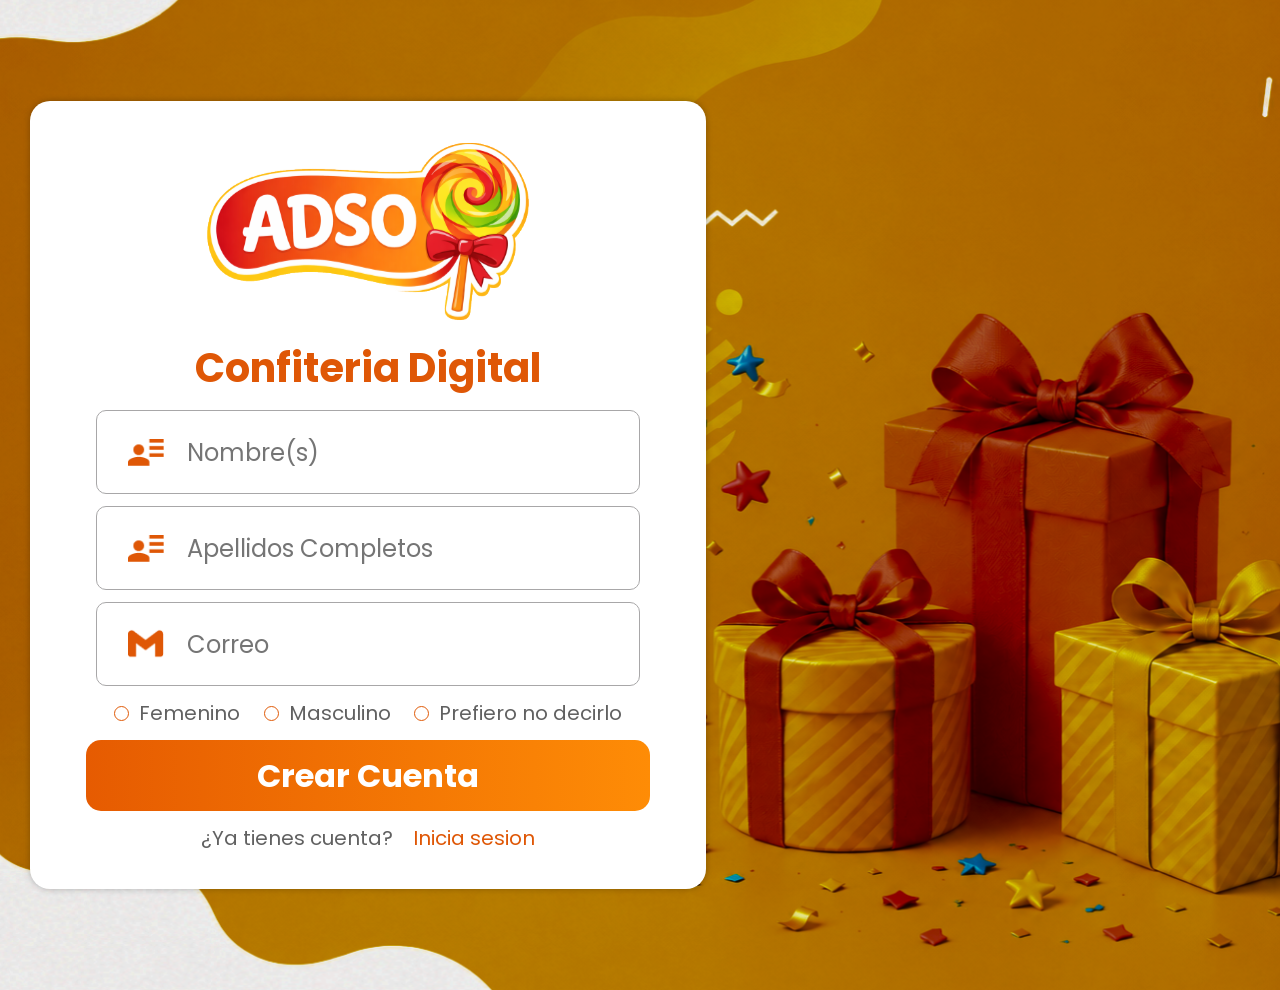
<file: loginUp.html>
<!DOCTYPE html>
<html lang="en">

<head>
    <meta charset="UTF-8">
    <meta name="viewport" content="width=device-width, initial-scale=1.0">
    <link href="https://fonts.googleapis.com/css2?family=Great+Vibes&display=swap" rel="stylesheet">
    <link href="https://fonts.googleapis.com/css2?family=Cormorant+Garamond:ital,wght@0,700;1,400&display=swap"
        rel="stylesheet">
    <link href="https://fonts.googleapis.com/css2?family=Cormorant+Garamond:wght@300;400;500;600;700&display=swap"
        rel="stylesheet">
    <link href="https://fonts.googleapis.com/css2?family=Poppins:wght@300;400;500;600;700&display=swap"
        rel="stylesheet">
    <link rel="stylesheet" href="style/loginUp.css" />
    <title>Confiteria digital ADSO</title>
</head>

<body>
    <section>
        <form action="" class="form-inicio">
            <img src="Imagenes/Logo.svg" alt="" class="logo-inicio">
            <p class="title-inicio">Confiteria Digital</p>
            <input type="text" placeholder="Nombre(s)" class="input-inicio input-credenciales">
            <input type="password" placeholder="Apellidos Completos" class="input-inicio input-credenciales">
            <input type="text" placeholder="Correo" class="input-inicio input-email">
            <div class="container-genero">
                <div class="container-s">
                    <div class="circle-s"></div>
                    <p>Femenino</p>
                </div>
                <div class="container-s">
                    <div class="circle-s"></div>
                    <p>Masculino</p>
                </div>
                <div class="container-s">
                    <div class="circle-s"></div>
                    <p>Prefiero no decirlo</p>
                </div>
            </div>
            <button class="btn-crear">Crear Cuenta</button>
            <div class="group-text">
                <p class="link-p">¿Ya tienes cuenta?</p>
                <a href="Inicio_sesion.html" class="link-p naranja">Inicia sesion</a>
            </div>
        </form>
    </section>
</body>

</html>
</file>
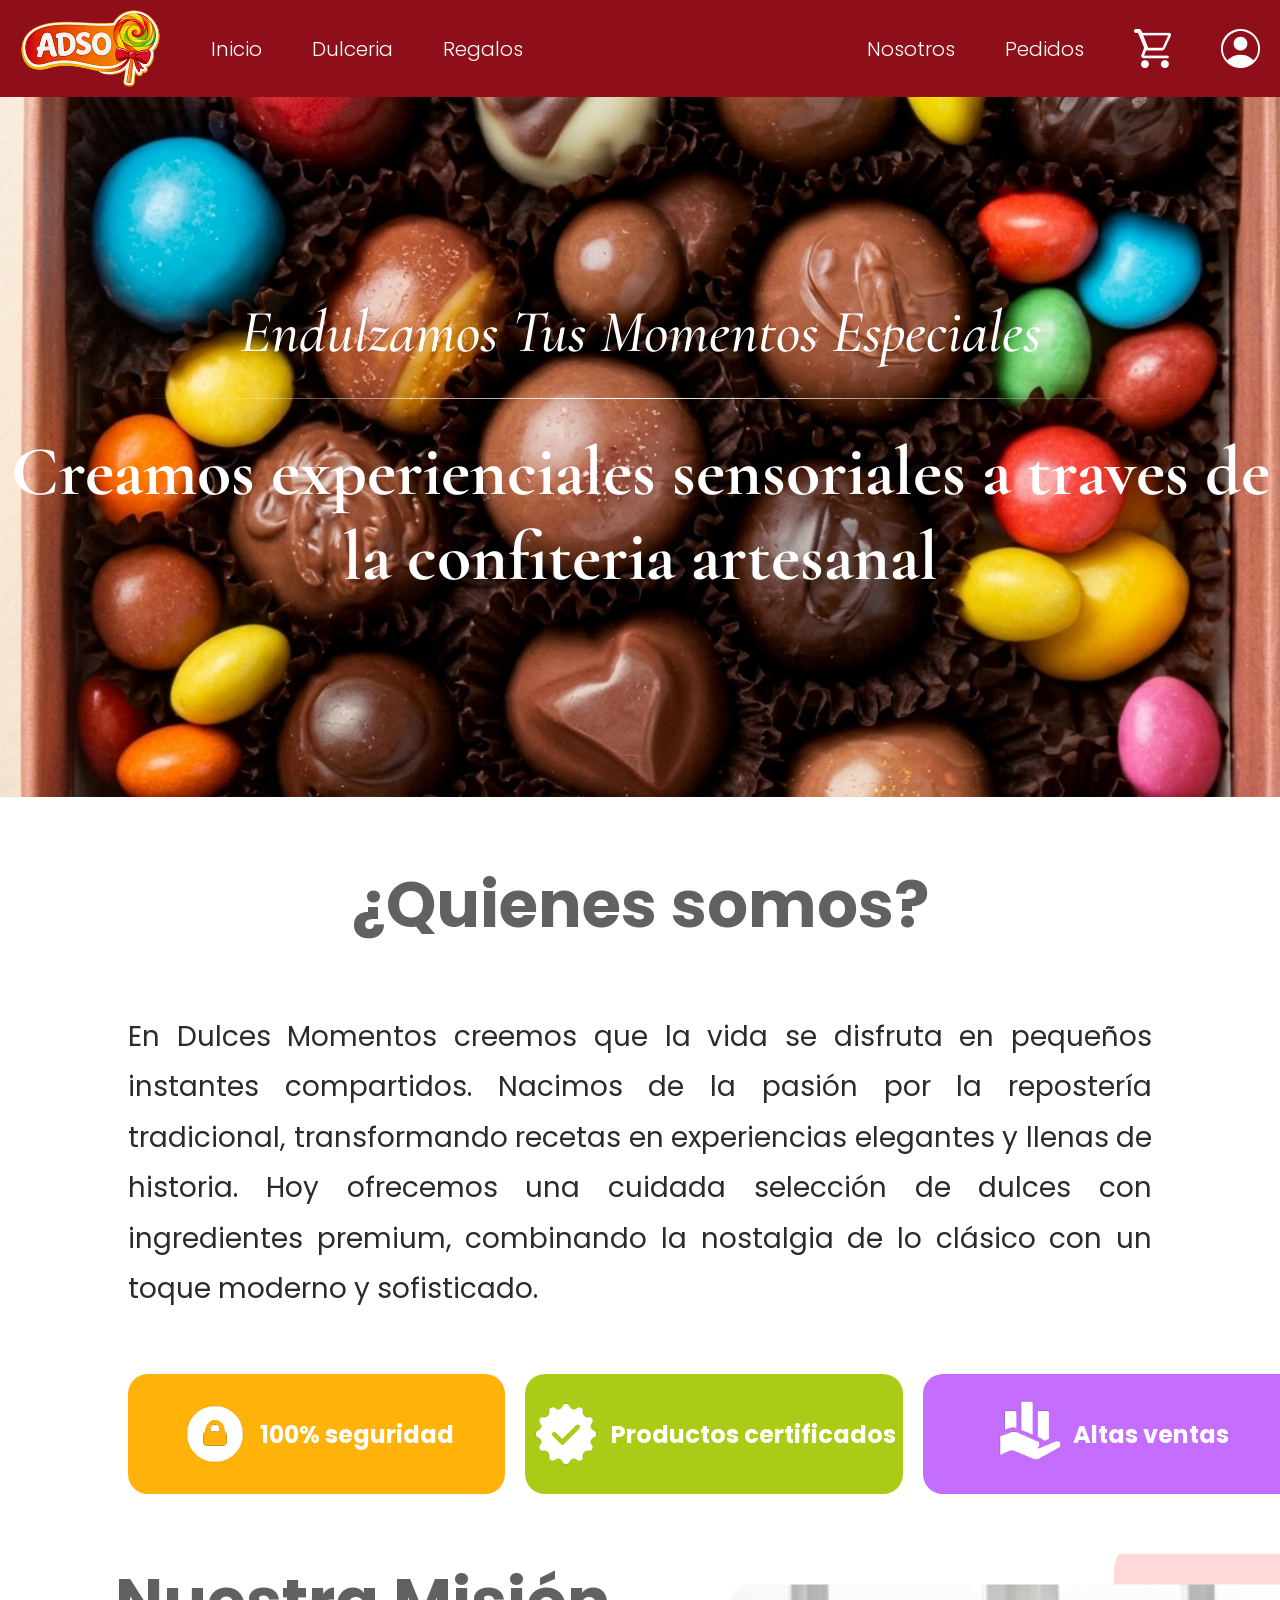
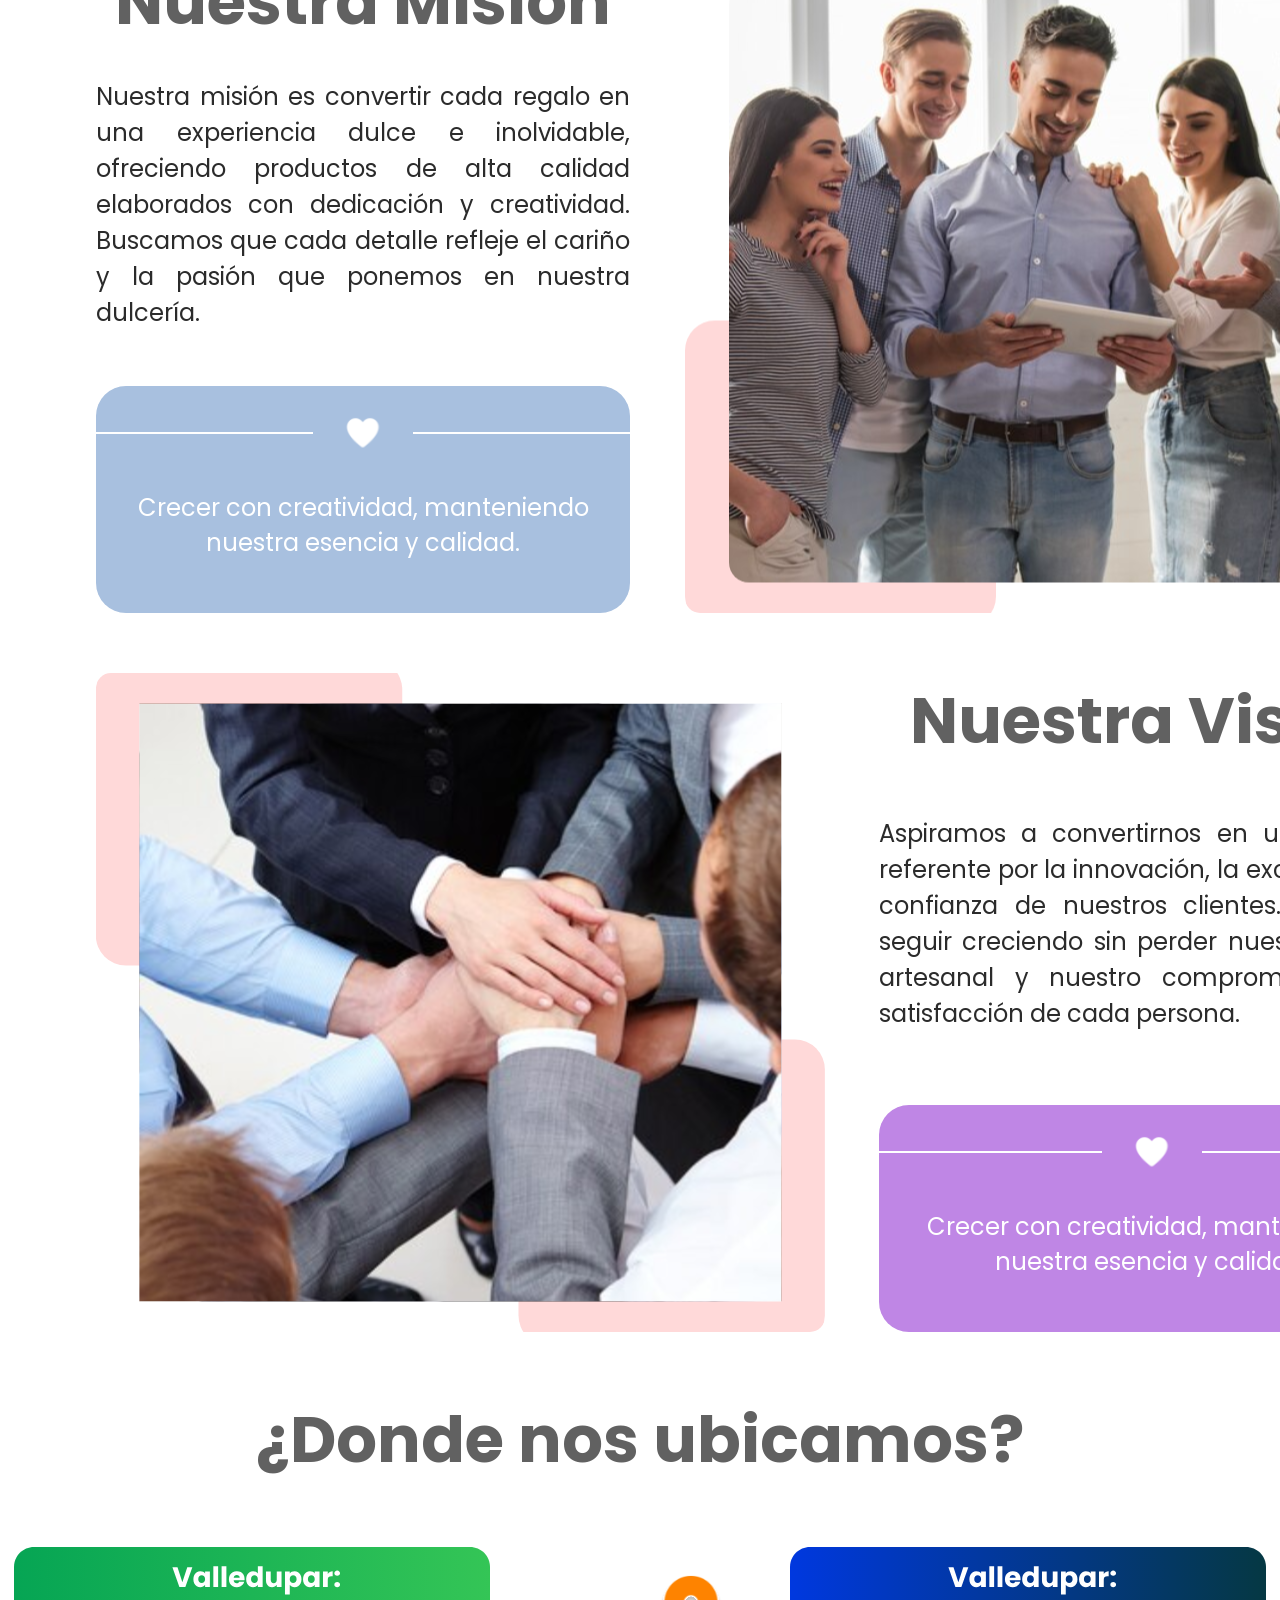
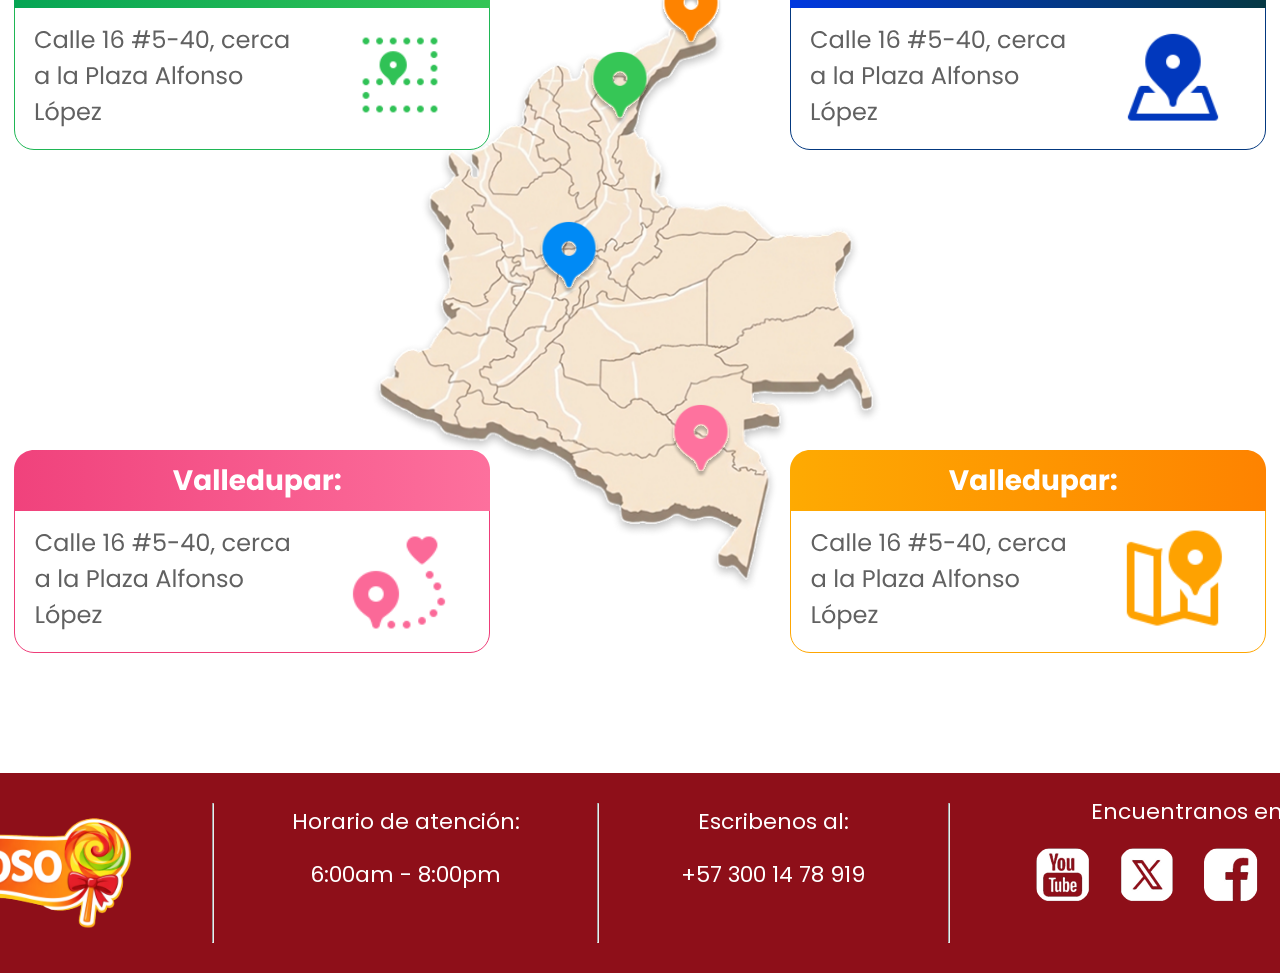
<file: nosotros.html>
<!DOCTYPE html>
<html lang="en">

<head>
    <meta charset="UTF-8">
    <meta name="viewport" content="width=device-width, initial-scale=1.0">
    <link href="https://fonts.googleapis.com/css2?family=Great+Vibes&display=swap" rel="stylesheet">
    <link href="https://fonts.googleapis.com/css2?family=Cormorant+Garamond:ital,wght@0,700;1,400&display=swap"
        rel="stylesheet">
    <link href="https://fonts.googleapis.com/css2?family=Cormorant+Garamond:wght@300;400;500;600;700&display=swap"
        rel="stylesheet">
    <link href="https://fonts.googleapis.com/css2?family=Poppins:wght@300;400;500;600;700&display=swap"
        rel="stylesheet">
    <link rel="stylesheet" href="style/nosotros.css" />
    <title>ADSO</title>
</head>

<body>
    <!-- Header -->
    <header>

        <!-- Header mobile -->
        <div class="group-header-Movil">
            <div class="group-header">
                <a href="index.html">
                    <img src="Imagenes\icon-header\Logo.svg" class="icon-logo" />
                </a>
                <a href="#index" id="menuBtn">
                    <img src="Imagenes/icon-header/Menu.png" class="icon-menu" />
                </a>
            </div>
        </div>
        <div class="overlay" id="overlay"></div>
        <nav id="menu">
            <a href="index.html" class="header-text">Inicio</a>
            <a href="dulceria.html" class="header-text">Dulceria</a>
            <a href="regalos.html" class="header-text">Regalos</a>
            <a href="nosotros.html" class="header-text">Nosotros</a>
            <a href="pedidos.html" class="header-text">Pedidos</a>
            <a href="carrito.html" class="header-text">Carrito</a>
            <a href="preferenciales.html" class="header-text">Preferenciales</a>
            <a href="Inicio_sesion.html" class="header-text">Perfil</a>

        </nav>

        <!-- Header destopk -->
        <div class="group-header-destokp">
            <div class="group-header">
                <div class="group-header-elements">
                    <a href="index.html">
                        <img src="Imagenes/icon-header/Logo.png" alt="Logo">
                    </a>
                    <a href="index.html" class="header-text">Inicio</a>
                    <a href="dulceria.html" class="header-text">Dulceria</a>
                    <a href="regalos.html" class="header-text">Regalos</a>
                </div>
                <div class="group-header-elements">
                    <a href="nosotros.html" class="header-text">Nosotros</a>
                    <a href="pedidos.html" class="header-text">Pedidos</a>
                    <a href="carrito.html">
                        <img src="Imagenes/icon-header/icon cart.png" alt="Carrito">
                    </a>

                    <a href="Inicio_sesion.html">
                        <img src="Imagenes/icon-header/icon user.png" alt="Perfil">
                    </a>
                </div>
            </div>
        </div>
    </header>
    <section>
        <div class="banner">
            <div class="banner-group-text">
                <p class="banner-title">
                    Endulzamos Tus Momentos Especiales
                </p>
                <div class="line-banner"></div>
                <p class="banner-subtitle">
                    Creamos experienciales sensoriales a traves de la confiteria artesanal
                </p>
            </div>
        </div>
        <p class="title">¿Quienes somos?</p>
        <p class="p-text">En Dulces Momentos creemos que la vida se disfruta en pequeños instantes compartidos. Nacimos
            de la pasión por la repostería tradicional, transformando recetas en experiencias elegantes y llenas de
            historia. Hoy ofrecemos una cuidada selección de dulces con ingredientes premium, combinando la nostalgia de
            lo clásico con un toque moderno y sofisticado.</p>
        <div class="card-nosotros-base">
            <div class="container-tarjeta naranja">
                <img src="Imagenes/Secure.png" alt="" class="img-tarjetas">
                <p class="tarjeta-p ">100% seguridad</p>
            </div>
            <div class="container-tarjeta verde">
                <img src="Imagenes/Approval.png" alt="" class="img-tarjetas">
                <p class="tarjeta-p">Productos certificados</p>
            </div>
            <div class="container-tarjeta morado">
                <img src="Imagenes/Profitability.png" alt="" class="img-tarjetas">
                <p class="tarjeta-p">Altas ventas</p>
            </div>
        </div>
        <!--Nuestra mision-->
        <div class="info-nosotros-1">
            <p class="title title-info1">Nuestra Misión</p>
            <p class="p-text info-p1">Nuestra misión es convertir cada regalo en una experiencia dulce e inolvidable,
                ofreciendo productos de
                alta calidad elaborados con dedicación y creatividad. Buscamos que cada detalle refleje el cariño y la
                pasión que ponemos en nuestra dulcería.</p>
            <div class="tarjeta-celeste">
                <div class="group-heart">
                    <hr class="line-heart">
                    <img src="Imagenes/Heart.svg" class="img-heart">
                    <hr class="line-heart">
                </div>
                <p class="tarjeta-p">Crecer con creatividad, manteniendo nuestra esencia y calidad.</p>
            </div>
            <div class="container-img completo1"></div>

        </div>
        <!--Nuestra vision-->
        <div class="info-nosotros-1">
            <p class="title title-info1 vision-title">Nuestra Visión</p>
            <p class="p-text info-p1 text-vision">Aspiramos a convertirnos en una dulcería referente por la innovación,
                la
                excelencia y la confianza de nuestros clientes. Queremos seguir creciendo sin perder nuestra esencia
                artesanal y nuestro compromiso con la satisfacción de cada persona.</p>
            <div class="tarjeta-celeste morada tarjeta-vision">
                <div class="group-heart">
                    <hr class="line-heart">
                    <img src="Imagenes/Heart.svg" class="img-heart">
                    <hr class="line-heart">
                </div>
                <p class="tarjeta-p">Crecer con creatividad, manteniendo nuestra esencia y calidad.</p>
            </div>
            <div class="container-img completo2 img-vision"></div>
        </div>
        <!--SECTION DE MAPA-->
        <p class="title">¿Donde nos ubicamos?</p>
        <div class="container-mapa">
            <div class="container-lugares">
                <img src="Imagenes/LUGAR VERDE.svg" alt="" class="lugar-verde">
                <img src="Imagenes/LUGAR AZUL.svg" alt="" class="lugar-azul">
                <img src="Imagenes/LUGAR ROSA.svg" alt="" class="lugar-rosa">
                <img src="Imagenes/LUGAR NARANJA.svg" alt="" class="lugar-naranja">
            </div>

            <div class="mapa">
                <img src="Imagenes/Location VERDE.svg" class="location-verde">
                <img src="Imagenes/Location NARANJA.svg" class="location-naranja">
                <img src="Imagenes/Location BLUE.svg" class="location-azul">
                <img src="Imagenes/Location ROSA.svg" class="location-rosa">
            </div>
        </div>

        <footer>
            <img src="Imagenes\Logo.svg" alt="Logo" class="footer-logo">
            <hr class="footer-line">
            <div class="footer-group-tex">
                <p class="footer-text">Horario de atención:</p>
                <p class="footer-text">6:00am - 8:00pm</p>
            </div class="footer-group-tex">
            <hr class="footer-line">
            <div class="footer-group-tex">
                <p class="footer-text">Escribenos al:</p>
                <p class="footer-text">+57 300 14 78 919</p>
            </div>
            <hr class="footer-line">
            <div class="footer-group-tex">
                <p class="footer-text">Encuentranos en:</p>
                <div class="footer-icons">
                    <img src="Imagenes/icons redes/YouTube Squared.png" alt="Youtube">
                    <img src="Imagenes/icons redes/X.png" alt="telegram">
                    <img src="Imagenes/icons redes/Facebook.png" alt="Facebook">
                    <img src="Imagenes/icons redes/Instagram.png" alt="Instagram">
                </div>
            </div>
        </footer>
        <script>
            const menuBtn = document.getElementById("menuBtn");
            const menu = document.getElementById("menu");
            const overlay = document.getElementById("overlay")

            menuBtn.addEventListener("click", () => {
                menu.classList.toggle("active");
                overlay.classList.toggle("active");
            });

            overlay.addEventListener("click", () => {
                menu.classList.remove("active");
                overlay.classList.remove("active");
            });
        </script>

</body>

</html>
</file>
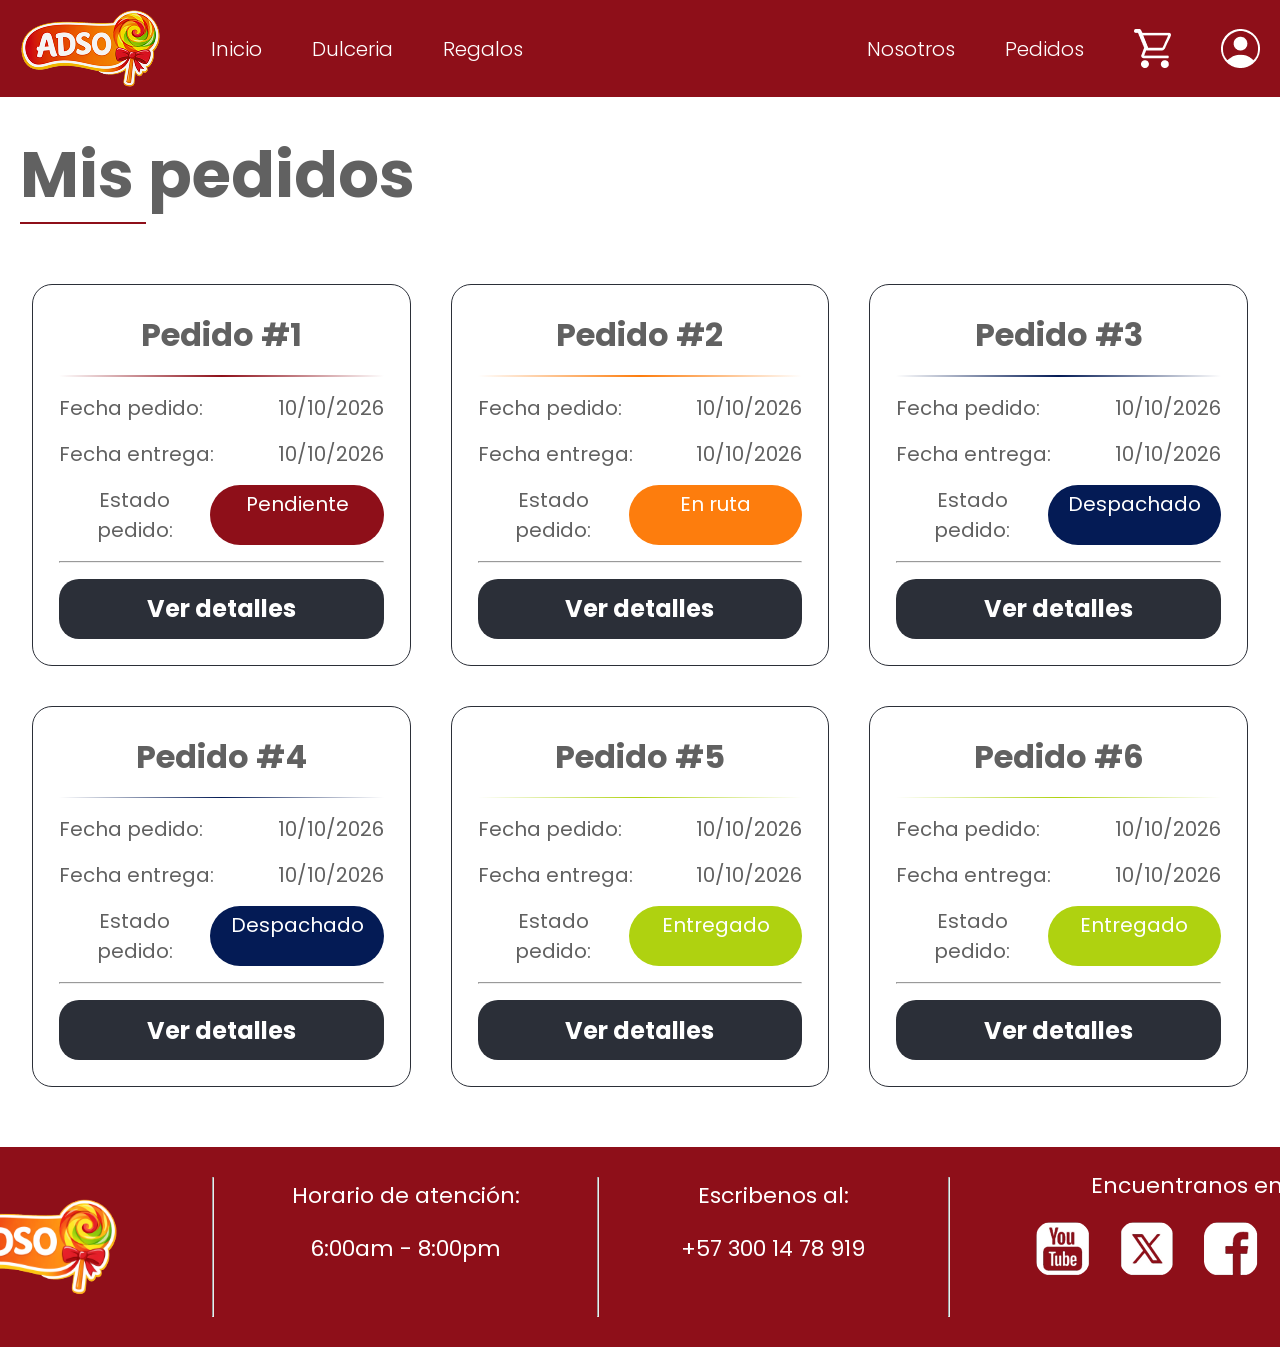
<file: pedidos.html>
<!DOCTYPE html>
<html lang="en">

<head>
    <meta charset="UTF-8">
    <meta name="viewport" content="width=device-width, initial-scale=1.0">
    <link href="https://fonts.googleapis.com/css2?family=Great+Vibes&display=swap" rel="stylesheet">
    <link href="https://fonts.googleapis.com/css2?family=Cormorant+Garamond:ital,wght@0,700;1,400&display=swap"
        rel="stylesheet">
    <link href="https://fonts.googleapis.com/css2?family=Cormorant+Garamond:wght@300;400;500;600;700&display=swap"
        rel="stylesheet">
    <link href="https://fonts.googleapis.com/css2?family=Poppins:wght@300;400;500;600;700&display=swap"
        rel="stylesheet">
    <link rel="stylesheet" href="style/pedidos.css" />
    <title>ADSO</title>
</head>

<body>
    <!-- Header -->
    <header>

        <!-- Header mobile -->
        <div class="group-header-Movil">
            <div class="group-header">
                <a href="index.html">
                    <img src="Imagenes\icon-header\Logo.svg" class="icon-logo" />
                </a>
                <a href="#index" id="menuBtn">
                    <img src="Imagenes/icon-header/Menu.png" class="icon-menu" />
                </a>
            </div>
        </div>
        <div class="overlay" id="overlay"></div>
        <nav id="menu">
            <a href="index.html" class="header-text">Inicio</a>
            <a href="dulceria.html" class="header-text">Dulceria</a>
            <a href="regalos.html" class="header-text">Regalos</a>
            <a href="nosotros.html" class="header-text">Nosotros</a>
            <a href="pedidos.html" class="header-text">Pedidos</a>
            <a href="carrito.html" class="header-text">Carrito</a>
            <a href="preferenciales.html" class="header-text">Preferenciales</a>
            <a href="Inicio_sesion.html" class="header-text">Perfil</a>

        </nav>

        <!-- Header destopk -->
        <div class="group-header-destokp">
            <div class="group-header">
                <div class="group-header-elements">
                    <a href="index.html">
                        <img src="Imagenes/icon-header/Logo.png" alt="Logo">
                    </a>
                    <a href="index.html" class="header-text">Inicio</a>
                    <a href="dulceria.html" class="header-text">Dulceria</a>
                    <a href="regalos.html" class="header-text">Regalos</a>
                </div>
                <div class="group-header-elements">
                    <a href="nosotros.html" class="header-text">Nosotros</a>
                    <a href="pedidos.html" class="header-text">Pedidos</a>
                    <a href="carrito.html">
                        <img src="Imagenes/icon-header/icon cart.png" alt="Carrito">
                    </a>

                    <a href="Inicio_sesion.html">
                        <img src="Imagenes/icon-header/icon user.png" alt="Perfil">
                    </a>
                </div>
            </div>
        </div>
    </header>
    <section>
        <!--Title pedidos-->
        <div class="pedidos-title">
            <p>Mis pedidos</p>
            <hr class="line-title">
        </div>
        <!-- pedidos resumen -->
        <div class="pedidos-all">

            <!-- pedido 1 -->
            <div class="pedidos-ind">
                <p class="ind-title">Pedido #1</p>
                <hr class="ind-line degra-rojo">

                <div class="text-pedido">
                    <p>Fecha pedido:</p>
                    <p>10/10/2026</p>
                </div>

                <div class="text-pedido">
                    <p>Fecha entrega:</p>
                    <p>10/10/2026</p>
                </div>

                <div class="text-pedido">
                    <p>Estado pedido:</p>
                    <p class="estado-forma rojo">Pendiente</p>
                </div>

                <hr>

                <button class="btn-detalles">Ver detalles</button>
            </div>

            <!-- pedido 2 -->
            <div class="pedidos-ind">
                <p class="ind-title">Pedido #2</p>
                <hr class="ind-line degra-naranja">

                <div class="text-pedido">
                    <p>Fecha pedido:</p>
                    <p>10/10/2026</p>
                </div>

                <div class="text-pedido">
                    <p>Fecha entrega:</p>
                    <p>10/10/2026</p>
                </div>

                <div class="text-pedido">
                    <p>Estado pedido:</p>
                    <p class="estado-forma naranja">En ruta</p>
                </div>

                <hr>

                <button class="btn-detalles">Ver detalles</button>
            </div>

            <!-- pedido 3 -->
            <div class="pedidos-ind">
                <p class="ind-title">Pedido #3</p>
                <hr class="ind-line degra-azul">

                <div class="text-pedido">
                    <p>Fecha pedido:</p>
                    <p>10/10/2026</p>
                </div>

                <div class="text-pedido">
                    <p>Fecha entrega:</p>
                    <p>10/10/2026</p>
                </div>

                <div class="text-pedido">
                    <p>Estado pedido:</p>
                    <p class="estado-forma azul">Despachado</p>
                </div>

                <hr>

                <button class="btn-detalles">Ver detalles</button>
            </div>

            <!-- pedido 4 -->
            <div class="pedidos-ind">
                <p class="ind-title">Pedido #4</p>
                <hr class="ind-line degra-azul">

                <div class="text-pedido">
                    <p>Fecha pedido:</p>
                    <p>10/10/2026</p>
                </div>

                <div class="text-pedido">
                    <p>Fecha entrega:</p>
                    <p>10/10/2026</p>
                </div>

                <div class="text-pedido">
                    <p>Estado pedido:</p>
                    <p class="estado-forma azul">Despachado</p>
                </div>

                <hr>

                <button class="btn-detalles">Ver detalles</button>
            </div>

            <!-- pedido 5 -->
            <div class="pedidos-ind">
                <p class="ind-title">Pedido #5</p>
                <hr class="ind-line degra-verde">

                <div class="text-pedido">
                    <p>Fecha pedido:</p>
                    <p>10/10/2026</p>
                </div>

                <div class="text-pedido">
                    <p>Fecha entrega:</p>
                    <p>10/10/2026</p>
                </div>

                <div class="text-pedido">
                    <p>Estado pedido:</p>
                    <p class="estado-forma verde">Entregado</p>
                </div>

                <hr>

                <button class="btn-detalles">Ver detalles</button>
            </div>

            <!-- pedido 6 -->
            <div class="pedidos-ind">
                <p class="ind-title">Pedido #6</p>
                <hr class="ind-line degra-verde">

                <div class="text-pedido">
                    <p>Fecha pedido:</p>
                    <p>10/10/2026</p>
                </div>

                <div class="text-pedido">
                    <p>Fecha entrega:</p>
                    <p>10/10/2026</p>
                </div>

                <div class="text-pedido">
                    <p>Estado pedido:</p>
                    <p class="estado-forma verde">Entregado</p>
                </div>

                <hr>

                <button class="btn-detalles">Ver detalles</button>
            </div>

        </div>
    </section>
    <footer>
        <img src="Imagenes\Logo.svg" alt="Logo" class="footer-logo">
        <hr class="footer-line">
        <div class="footer-group-tex">
            <p class="footer-text">Horario de atención:</p>
            <p class="footer-text">6:00am - 8:00pm</p>
        </div class="footer-group-tex">
        <hr class="footer-line">
        <div class="footer-group-tex">
            <p class="footer-text">Escribenos al:</p>
            <p class="footer-text">+57 300 14 78 919</p>
        </div>
        <hr class="footer-line">
        <div class="footer-group-tex">
            <p class="footer-text">Encuentranos en:</p>
            <div class="footer-icons">
                <img src="Imagenes/icons redes/YouTube Squared.png" alt="Youtube">
                <img src="Imagenes/icons redes/X.png" alt="telegram">
                <img src="Imagenes/icons redes/Facebook.png" alt="Facebook">
                <img src="Imagenes/icons redes/Instagram.png" alt="Instagram">
            </div>
        </div>
    </footer>
    <script>
        const menuBtn = document.getElementById("menuBtn");
        const menu = document.getElementById("menu");
        const overlay = document.getElementById("overlay")

        menuBtn.addEventListener("click", () => {
            menu.classList.toggle("active");
            overlay.classList.toggle("active");
        });

        overlay.addEventListener("click", () => {
            menu.classList.remove("active");
            overlay.classList.remove("active");
        });
    </script>
</body>

</html>
</file>
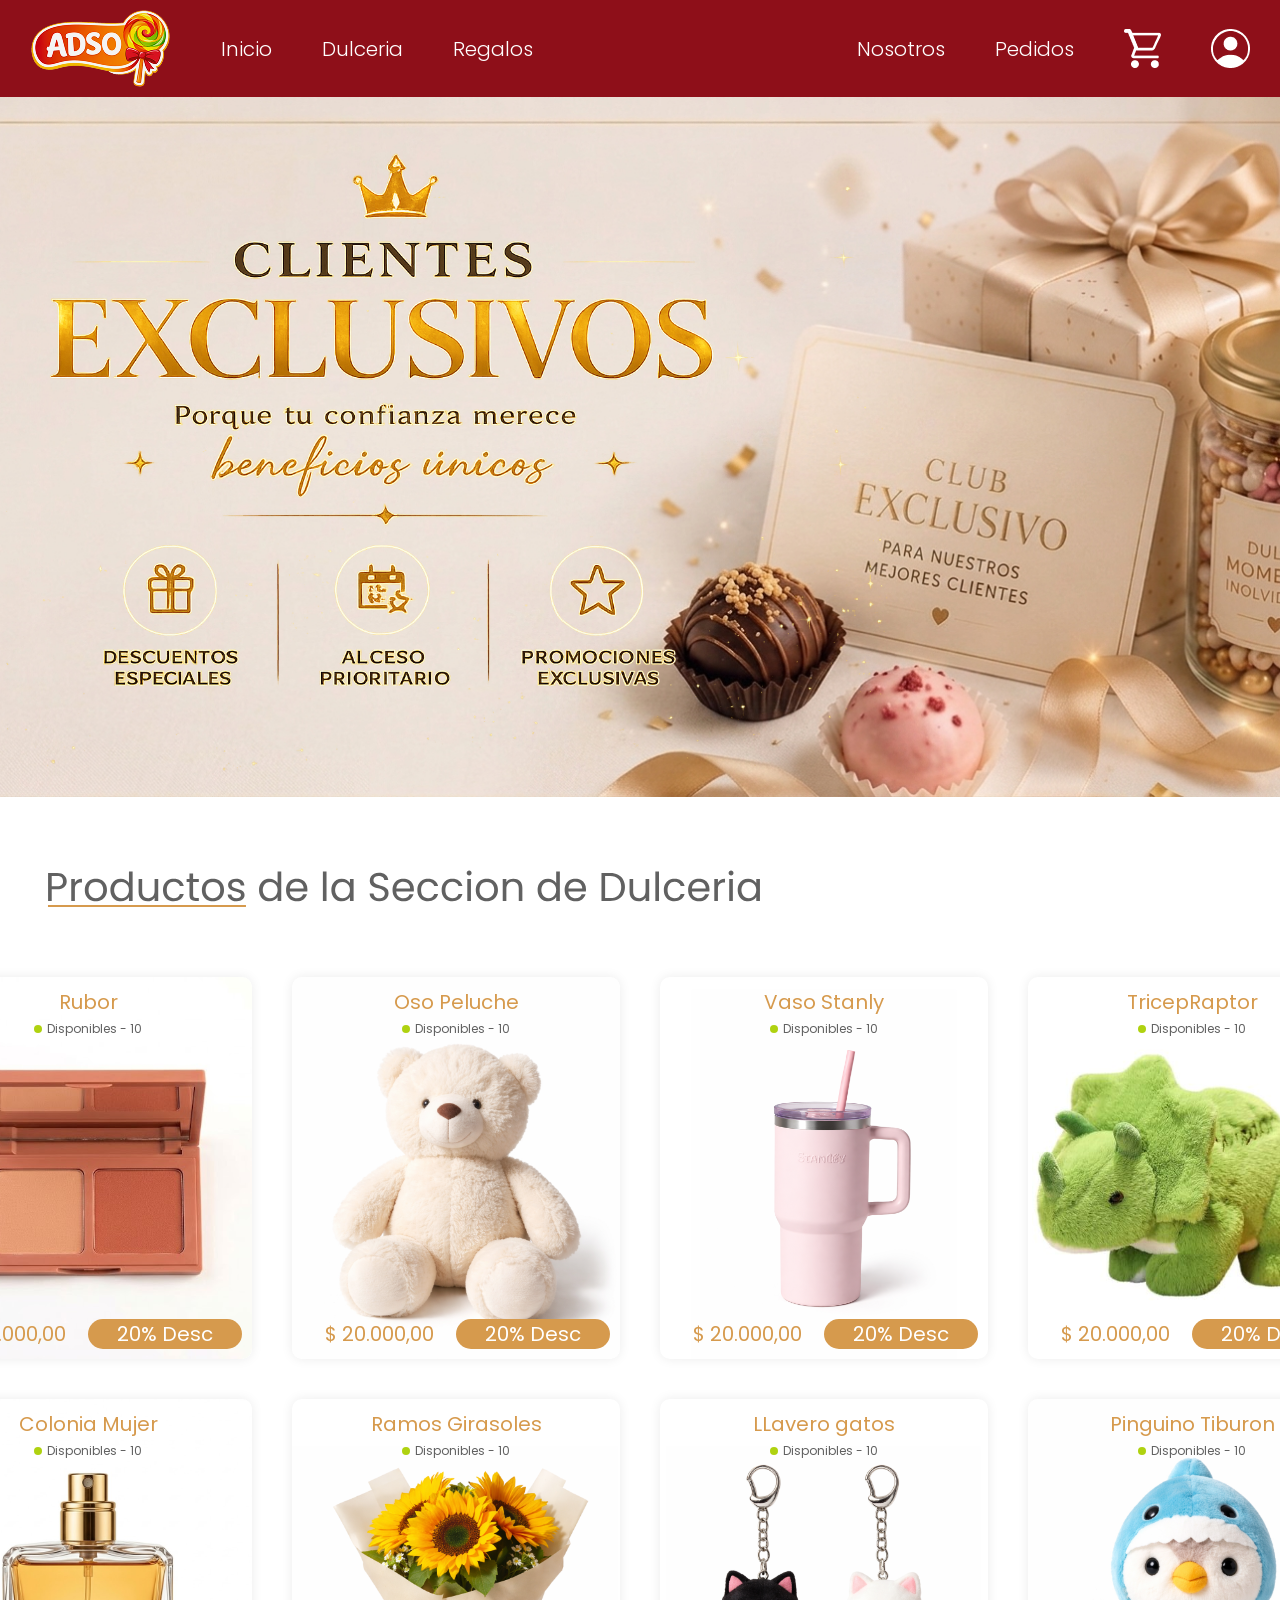
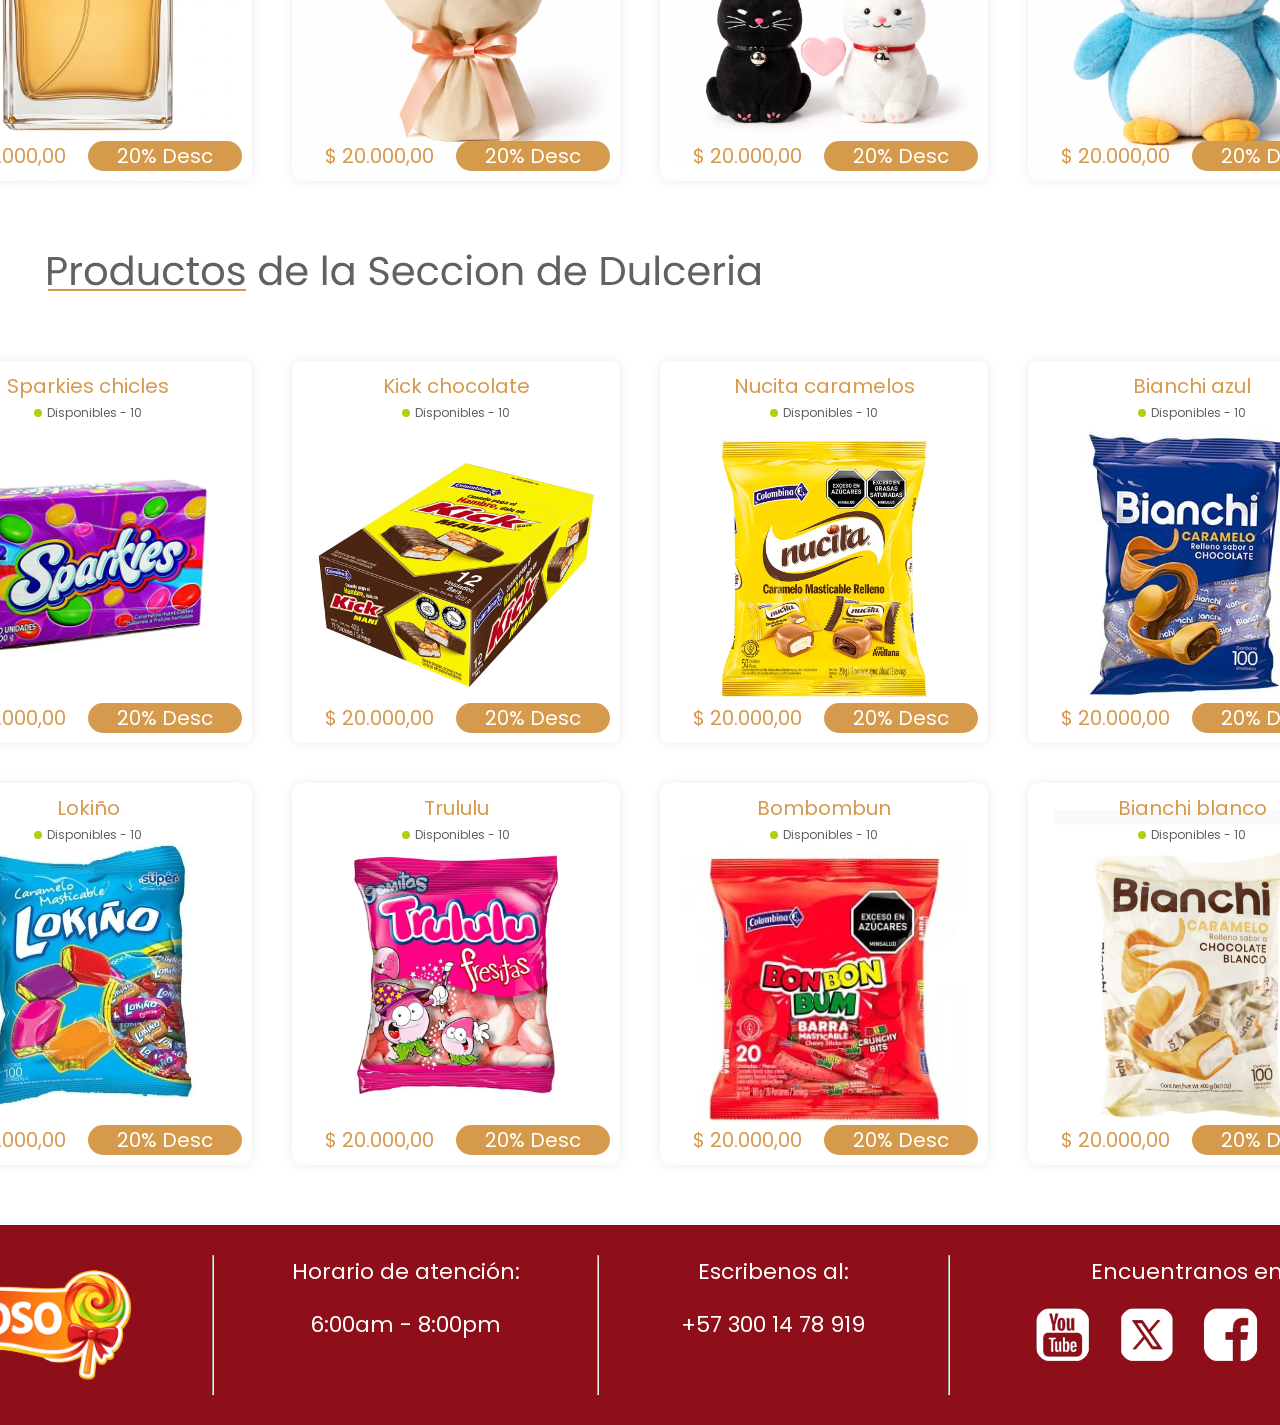
<file: preferenciales.html>
<!DOCTYPE html>
<html lang="en">

<head>
    <meta charset="UTF-8">
    <meta name="viewport" content="width=device-width, initial-scale=1.0">
    <meta charset="UTF-8">
    <meta charset="UTF-8">
    <meta name="viewport" content="width=device-width, initial-scale=1.0">
    <link href="https://fonts.googleapis.com/css2?family=Great+Vibes&display=swap" rel="stylesheet">
    <link href="https://fonts.googleapis.com/css2?family=Cormorant+Garamond:ital,wght@0,700;1,400&display=swap"
        rel="stylesheet">
    <link href="https://fonts.googleapis.com/css2?family=Cormorant+Garamond:wght@300;400;500;600;700&display=swap"
        rel="stylesheet">
    <link href="https://fonts.googleapis.com/css2?family=Poppins:wght@300;400;500;600;700&display=swap"
        rel="stylesheet">
    <link rel="stylesheet" href="style/preferenciales.css" />
    <title>Confiteria digital ADSO</title>
</head>

<body>
    <!-- Header -->
    <header>
        <!-- Header mobile -->
        <div class="group-header-Movil">
            <div class="group-header">
                <a href="index.html">
                    <img src="Imagenes\icon-header\Logo.svg" class="icon-logo" />
                </a>
                <a href="#index" id="menuBtn">
                    <img src="Imagenes/icon-header/Menu.png" class="icon-menu" />
                </a>
            </div>
        </div>
        <div class="overlay" id="overlay"></div>
        <nav id="menu">
            <a href="index.html" class="header-text">Inicio</a>
            <a href="dulceria.html" class="header-text">Dulceria</a>
            <a href="regalos.html" class="header-text">Regalos</a>
            <a href="nosotros.html" class="header-text">Nosotros</a>
            <a href="pedidos.html" class="header-text">Pedidos</a>
            <a href="carrito.html" class="header-text">Carrito</a>
            <a href="preferenciales.html" class="header-text">Preferenciales</a>
            <a href="Inicio_sesion.html" class="header-text">Perfil</a>

        </nav>

        <!-- Header destopk -->
        <div class="group-header-destokp">
            <div class="group-header">
                <div class="group-header-elements">
                    <a href="index.html">
                        <img src="Imagenes/icon-header/Logo.png" alt="Logo">
                    </a>
                    <a href="index.html" class="header-text">Inicio</a>
                    <a href="dulceria.html" class="header-text">Dulceria</a>
                    <a href="regalos.html" class="header-text">Regalos</a>
                </div>
                <div class="group-header-elements">
                    <a href="nosotros.html" class="header-text">Nosotros</a>
                    <a href="pedidos.html" class="header-text">Pedidos</a>
                    <a href="carrito.html">
                        <img src="Imagenes/icon-header/icon cart.png" alt="Carrito">
                    </a>

                    <a href="Inicio_sesion.html">
                        <img src="Imagenes/icon-header/icon user.png" alt="Perfil">
                    </a>
                </div>
            </div>
        </div>
    </header>
    <section>
        <!--banner principal A MEJORAR LAS ANIMACIONES-->
        <div class="banner-principal">
            <img src="Imagenes/banner-preferenciales-text.png" alt="" class="banner-text">
        </div>
        <div class="group-title">
            <img src="Imagenes/title de DULCERIAsvg.svg" alt="" class="title-regalos">
        </div>
        <!--Productos de preferenciales regalos-->
        <!--vitrina de productos-->
        <div class="vitrina-productos">
            <div>
                <div class="vitrina-prod vitrina-prod-rubor tamaño-prod">
                    <p class="vitrina-prod-title">Rubor</p>
                    <div class="vitrina-stock">
                        <div class="vitrina-disponible-circle"></div>
                        <p class="vitrina-producto-stock">Disponibles - 10</p>
                    </div>
                    <p class="vitrina-prod-price">$ 20.000,00</p>
                    <p class="vitrina-producto-descuento">20% Desc</p>
                </div>
            </div>
            <div class="vitrina-prod vitrina-prod-oso">
                <p class="vitrina-prod-title">Oso Peluche</p>
                <div class="vitrina-stock">
                    <div class="vitrina-disponible-circle"></div>
                    <p class="vitrina-producto-stock">Disponibles - 10</p>
                </div>
                <p class="vitrina-prod-price">$ 20.000,00</p>
                <p class="vitrina-producto-descuento">20% Desc</p>

            </div>

            <div class="vitrina-prod vitrina-prod-vaso">
                <p class="vitrina-prod-title">Vaso Stanly</p>
                <div class="vitrina-stock">
                    <div class="vitrina-disponible-circle"></div>
                    <p class="vitrina-producto-stock">Disponibles - 10</p>
                </div>
                <p class="vitrina-prod-price">$ 20.000,00</p>
                <p class="vitrina-producto-descuento">20% Desc</p>
            </div>

            <div class="vitrina-prod vitrina-prod-dino">
                <p class="vitrina-prod-title">TricepRaptor</p>
                <div class="vitrina-stock">
                    <div class="vitrina-disponible-circle"></div>
                    <p class="vitrina-producto-stock">Disponibles - 10</p>
                </div>
                <p class="vitrina-prod-price">$ 20.000,00</p>
                <p class="vitrina-producto-descuento">20% Desc</p>

            </div>

            <div class="vitrina-prod vitrina-prod-colonia">
                <p class="vitrina-prod-title">Colonia Mujer</p>
                <div class="vitrina-stock">
                    <div class="vitrina-disponible-circle"></div>
                    <p class="vitrina-producto-stock">Disponibles - 10</p>
                </div>
                <p class="vitrina-prod-price">$ 20.000,00</p>
                <p class="vitrina-producto-descuento">20% Desc</p>
            </div>

            <div class="vitrina-prod vitrina-prod-girasoles">
                <p class="vitrina-prod-title">Ramos Girasoles</p>
                <div class="vitrina-stock">
                    <div class="vitrina-disponible-circle"></div>
                    <p class="vitrina-producto-stock">Disponibles - 10</p>
                </div>
                <p class="vitrina-prod-price">$ 20.000,00</p>
                <p class="vitrina-producto-descuento">20% Desc</p>

            </div>

            <div class="vitrina-prod vitrina-prod-llavero">
                <p class="vitrina-prod-title">LLavero gatos</p>
                <div class="vitrina-stock">
                    <div class="vitrina-disponible-circle"></div>
                    <p class="vitrina-producto-stock">Disponibles - 10</p>
                </div>
                <p class="vitrina-prod-price">$ 20.000,00</p>
                <p class="vitrina-producto-descuento">20% Desc</p>
            </div>

            <div class="vitrina-prod vitrina-prod-pinguino">
                <p class="vitrina-prod-title">Pinguino Tiburon</p>
                <div class="vitrina-stock">
                    <div class="vitrina-disponible-circle"></div>
                    <p class="vitrina-producto-stock">Disponibles - 10</p>
                </div>
                <p class="vitrina-prod-price">$ 20.000,00</p>
                <p class="vitrina-producto-descuento">20% Desc</p>
            </div>
        </div>
        <!--titulo preferenciales dulceria-->
        <div class="group-title">
            <img src="Imagenes/title de DULCERIAsvg.svg" alt="" class="title-regalos">
        </div>
        <!--Productos regalos-->
        <!--vitrina de productos-->
        <div class="vitrina-productos">
            <div>
                <div class="vitrina-prod vitrina-prod-sparkies">
                    <p class="vitrina-prod-title">Sparkies chicles</p>
                    <div class="vitrina-stock">
                        <div class="vitrina-disponible-circle"></div>
                        <p class="vitrina-producto-stock">Disponibles - 10</p>
                    </div>
                    <p class="vitrina-prod-price">$ 20.000,00</p>
                    <p class="vitrina-producto-descuento">20% Desc</p>
                </div>
            </div>
            <div class="vitrina-prod vitrina-prod-kick">
                <p class="vitrina-prod-title">Kick chocolate</p>
                <div class="vitrina-stock">
                    <div class="vitrina-disponible-circle"></div>
                    <p class="vitrina-producto-stock">Disponibles - 10</p>
                </div>
                <p class="vitrina-prod-price">$ 20.000,00</p>
                <p class="vitrina-producto-descuento">20% Desc</p>

            </div>

            <div class="vitrina-prod vitrina-prod-nucita">
                <p class="vitrina-prod-title">Nucita caramelos</p>
                <div class="vitrina-stock">
                    <div class="vitrina-disponible-circle"></div>
                    <p class="vitrina-producto-stock">Disponibles - 10</p>
                </div>
                <p class="vitrina-prod-price">$ 20.000,00</p>
                <p class="vitrina-producto-descuento">20% Desc</p>

            </div>

            <div class="vitrina-prod vitrina-prod-bianchiNegro">
                <p class="vitrina-prod-title">Bianchi azul</p>
                <div class="vitrina-stock">
                    <div class="vitrina-disponible-circle"></div>
                    <p class="vitrina-producto-stock">Disponibles - 10</p>
                </div>
                <p class="vitrina-prod-price">$ 20.000,00</p>
                <p class="vitrina-producto-descuento">20% Desc</p>

            </div>

            <div class="vitrina-prod vitrina-prod-lokiño">
                <p class="vitrina-prod-title">Lokiño</p>
                <div class="vitrina-stock">
                    <div class="vitrina-disponible-circle"></div>
                    <p class="vitrina-producto-stock">Disponibles - 10</p>
                </div>
                <p class="vitrina-prod-price">$ 20.000,00</p>
                <p class="vitrina-producto-descuento">20% Desc</p>

            </div>

            <div class="vitrina-prod vitrina-prod-trululu">
                <p class="vitrina-prod-title">Trululu</p>
                <div class="vitrina-stock">
                    <div class="vitrina-disponible-circle"></div>
                    <p class="vitrina-producto-stock">Disponibles - 10</p>
                </div>
                <p class="vitrina-prod-price">$ 20.000,00</p>
                <p class="vitrina-producto-descuento">20% Desc</p>

            </div>

            <div class="vitrina-prod vitrina-prod-bombombun">
                <p class="vitrina-prod-title">Bombombun</p>
                <div class="vitrina-stock">
                    <div class="vitrina-disponible-circle"></div>
                    <p class="vitrina-producto-stock">Disponibles - 10</p>
                </div>
                <p class="vitrina-prod-price">$ 20.000,00</p>
                <p class="vitrina-producto-descuento">20% Desc</p>

            </div>

            <div class="vitrina-prod vitrina-prod-bianchiBlanco">
                <p class="vitrina-prod-title">Bianchi blanco</p>
                <div class="vitrina-stock">
                    <div class="vitrina-disponible-circle"></div>
                    <p class="vitrina-producto-stock">Disponibles - 10</p>
                </div>
                <p class="vitrina-prod-price">$ 20.000,00</p>
                <p class="vitrina-producto-descuento">20% Desc</p>

            </div>
        </div>
    </section>
    <footer>
        <img src="Imagenes\Logo.svg" alt="Logo" class="footer-logo">
        <hr class="footer-line">
        <div class="footer-group-tex">
            <p class="footer-text">Horario de atención:</p>
            <p class="footer-text">6:00am - 8:00pm</p>
        </div class="footer-group-tex">
        <hr class="footer-line">
        <div class="footer-group-tex">
            <p class="footer-text">Escribenos al:</p>
            <p class="footer-text">+57 300 14 78 919</p>
        </div>
        <hr class="footer-line">
        <div class="footer-group-tex">
            <p class="footer-text">Encuentranos en:</p>
            <div class="footer-icons">
                <img src="Imagenes/icons redes/YouTube Squared.png" alt="Youtube">
                <img src="Imagenes/icons redes/X.png" alt="telegram">
                <img src="Imagenes/icons redes/Facebook.png" alt="Facebook">
                <img src="Imagenes/icons redes/Instagram.png" alt="Instagram">
            </div>
        </div>
    </footer>
    <script>
        const menuBtn = document.getElementById("menuBtn");
        const menu = document.getElementById("menu");
        const overlay = document.getElementById("overlay")

        menuBtn.addEventListener("click", () => {
            menu.classList.toggle("active");
            overlay.classList.toggle("active");
        });

        overlay.addEventListener("click", () => {
            menu.classList.remove("active");
            overlay.classList.remove("active");
        });

    </script>
</body>

</html>
</file>
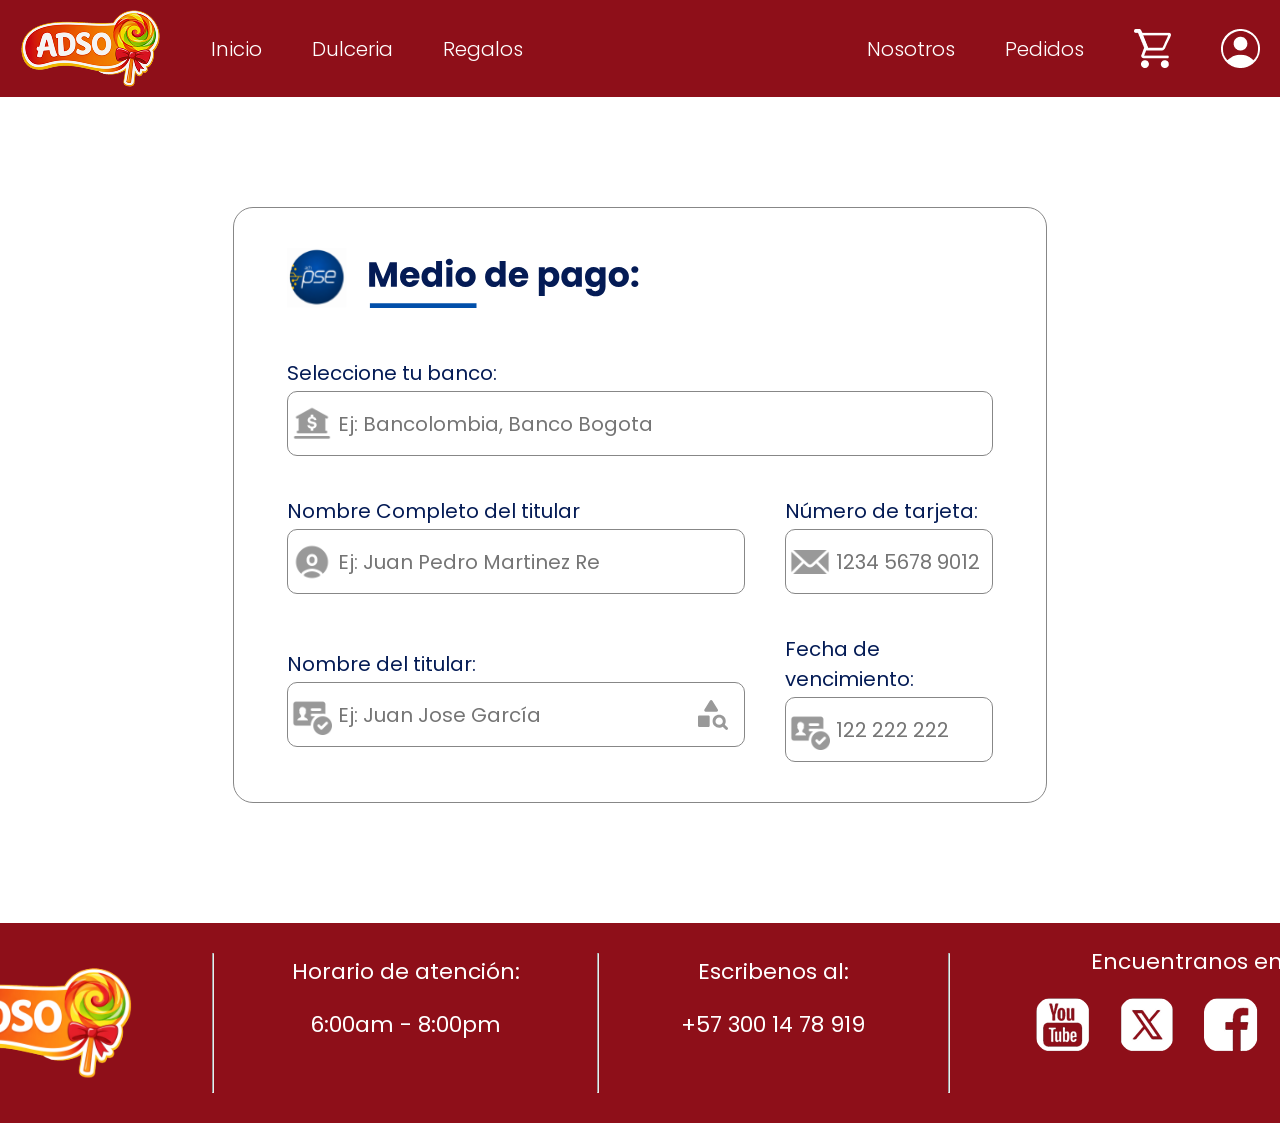
<file: pse.html>
<!DOCTYPE html>
<html lang="en">

<head>
    <meta charset="UTF-8">
    <meta name="viewport" content="width=device-width, initial-scale=1.0">
    <link href="https://fonts.googleapis.com/css2?family=Great+Vibes&display=swap" rel="stylesheet">
    <link href="https://fonts.googleapis.com/css2?family=Cormorant+Garamond:ital,wght@0,700;1,400&display=swap"
        rel="stylesheet">
    <link href="https://fonts.googleapis.com/css2?family=Cormorant+Garamond:wght@300;400;500;600;700&display=swap"
        rel="stylesheet">
    <link href="https://fonts.googleapis.com/css2?family=Poppins:wght@300;400;500;600;700&display=swap"
        rel="stylesheet">
    <link rel="stylesheet" href="style/pse.css">
    <title>PSE</title>
</head>

<body>
    <!-- Header -->
    <header>

        <!-- Header mobile -->
        <div class="group-header-Movil">
            <div class="group-header">
                <a href="index.html">
                    <img src="Imagenes\icon-header\Logo.svg" class="icon-logo" />
                </a>
                <a href="#index" id="menuBtn">
                    <img src="Imagenes/icon-header/Menu.png" class="icon-menu" />
                </a>
            </div>
        </div>
        <div class="overlay" id="overlay"></div>
        <nav id="menu">
            <a href="index.html" class="header-text">Inicio</a>
            <a href="dulceria.html" class="header-text">Dulceria</a>
            <a href="regalos.html" class="header-text">Regalos</a>
            <a href="nosotros.html" class="header-text">Nosotros</a>
            <a href="pedidos.html" class="header-text">Pedidos</a>
            <a href="carrito.html" class="header-text">Carrito</a>
            <a href="preferenciales.html" class="header-text">Preferenciales</a>
            <a href="Inicio_sesion.html" class="header-text">Perfil</a>

        </nav>

        <!-- Header destopk -->
        <div class="group-header-destokp">
            <div class="group-header">
                <div class="group-header-elements">
                    <img src="Imagenes/icon-header/Logo.png" alt="Logo">
                    <a href="index.html" class="header-text">Inicio</a>
                    <a href="dulceria.html" class="header-text">Dulceria</a>
                    <a href="regalos.html" class="header-text">Regalos</a>
                </div>
                <div class="group-header-elements">
                    <a href="nosotros.html" class="header-text">Nosotros</a>
                    <a href="pedidos.html" class="header-text">Pedidos</a>
                    <a href="carrito.html">
                        <img src="Imagenes/icon-header/icon cart.png" alt="Carrito">
                    </a>

                    <a href="Inicio_sesion.html">
                        <img src="Imagenes/icon-header/icon user.png" alt="Perfil">
                    </a>
                </div>
            </div>
        </div>
    </header>
    <section>
        <form class="formulario-pse">
            <div class="title-pse">
                <img src="Imagenes/icon pse.svg" alt="" class="title-icon" >
                <img src="Imagenes/Titulo pse.svg" alt="">
            </div>
            <div class="input-completo primero">
                <p class="nombre-input">Seleccione tu banco:</p>
                <input type="text" placeholder="Ej: Bancolombia, Banco Bogota" class="banco-input banco">
            </div>
            <div class="input-completo segundo">
                <p class="nombre-input">Nombre Completo del titular</p>
                <input type="text" placeholder="Ej: Juan Pedro Martinez Re" class="banco-input list-user">
            </div>
            <div class="input-completo tercero">
                <p class="nombre-input">Número de tarjeta:</p>
                <input type="text" placeholder="1234 5678 9012 3456" class="banco-input correo">
            </div>

            <div class="input-completo cuarto">
                <p class="nombre-input">Nombre del titular:</p>
                <input type="text" placeholder="Ej: Juan Jose García" class="banco-input documento-tipo">
            </div>

            <div class="input-completo quinta">
                <p class="nombre-input">Fecha de vencimiento:</p>
                <input type="text" placeholder="122 222 222" class="banco-input documento">
            </div>
        </form>
    </section>
    <footer>
        <img src="Imagenes\Logo.svg" alt="Logo" class="footer-logo">
        <hr class="footer-line">
        <div class="footer-group-tex">
            <p class="footer-text">Horario de atención:</p>
            <p class="footer-text">6:00am - 8:00pm</p>
        </div class="footer-group-tex">
        <hr class="footer-line">
        <div class="footer-group-tex">
            <p class="footer-text">Escribenos al:</p>
            <p class="footer-text">+57 300 14 78 919</p>
        </div>
        <hr class="footer-line">
        <div class="footer-group-tex">
            <p class="footer-text">Encuentranos en:</p>
            <div class="footer-icons">
                <img src="Imagenes/icons redes/YouTube Squared.png" alt="Youtube">
                <img src="Imagenes/icons redes/X.png" alt="telegram">
                <img src="Imagenes/icons redes/Facebook.png" alt="Facebook">
                <img src="Imagenes/icons redes/Instagram.png" alt="Instagram">
            </div>
        </div>
    </footer>
    <script>
        const menuBtn = document.getElementById("menuBtn");
        const menu = document.getElementById("menu");

        menuBtn.addEventListener("click", () => {
            menu.classList.toggle("active");
            overlay.classList.toggle("active");
        });
    </script>
</body>

</html>
</file>
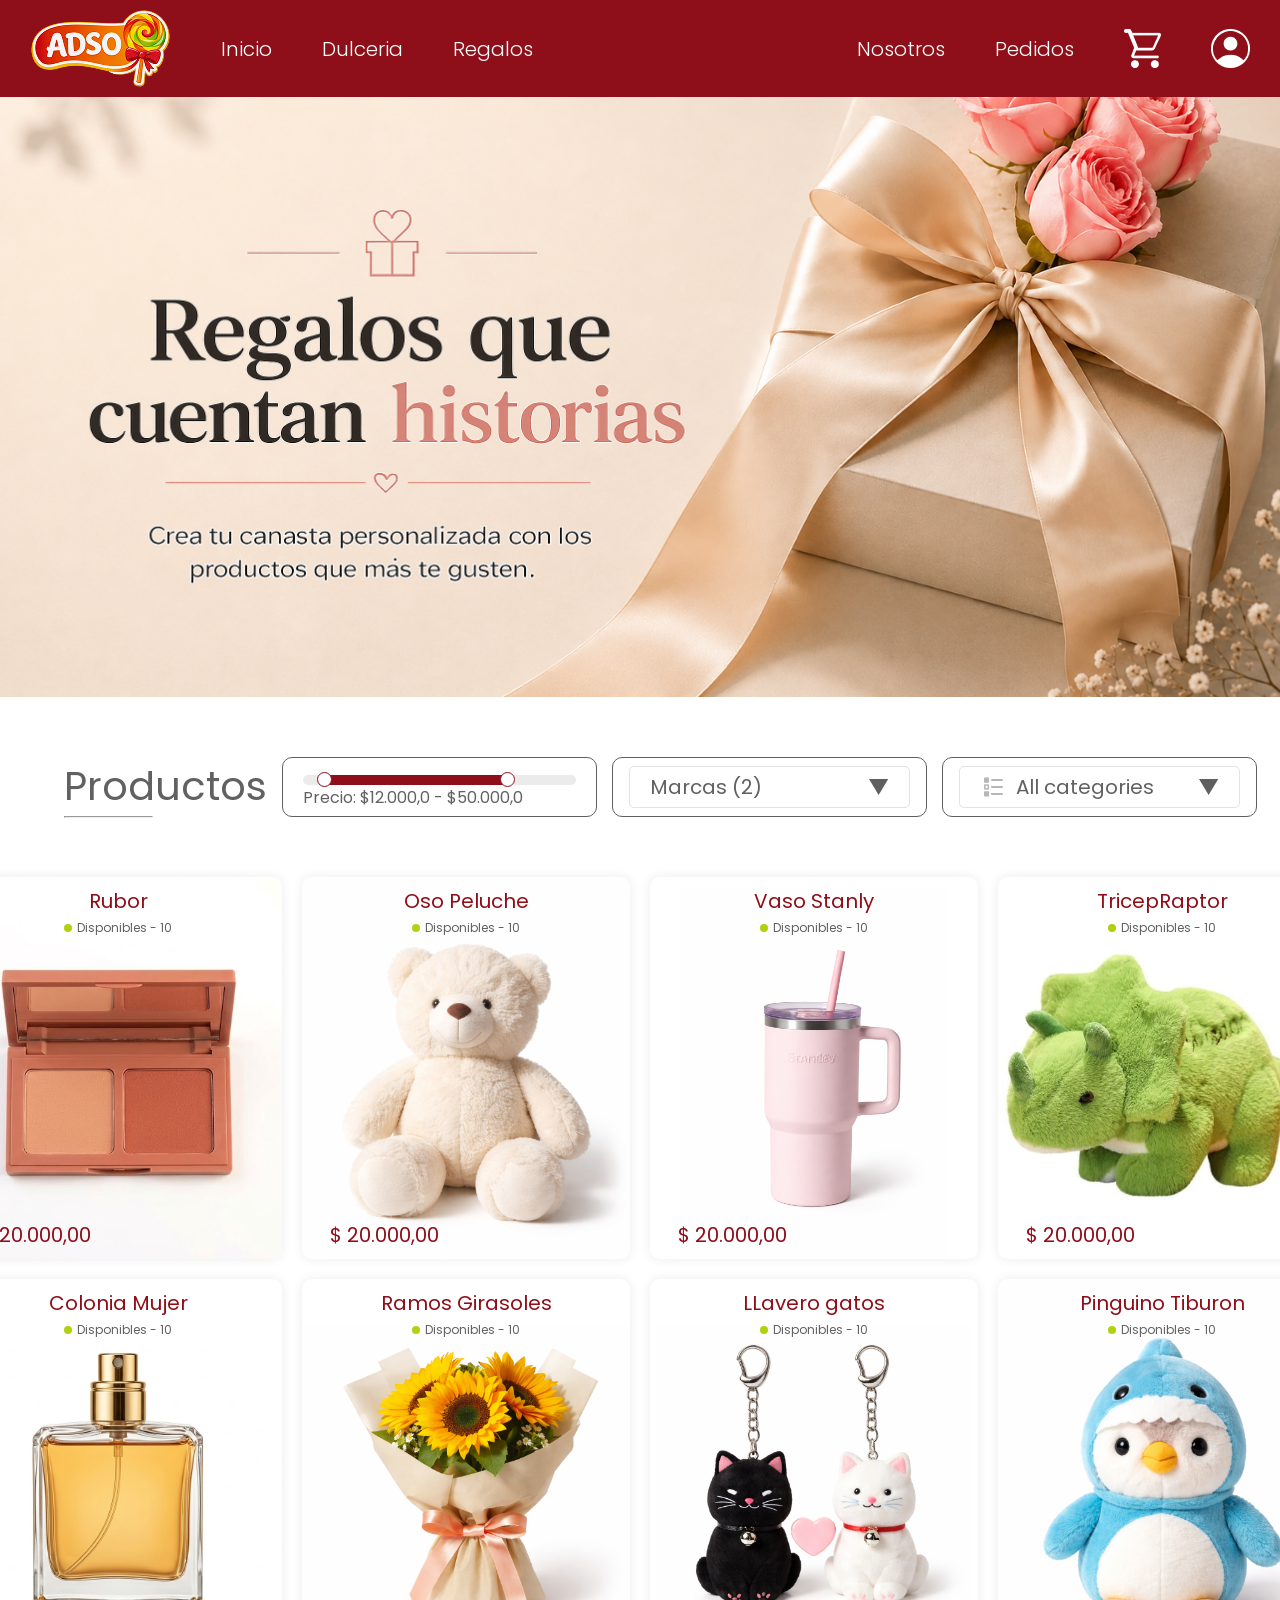
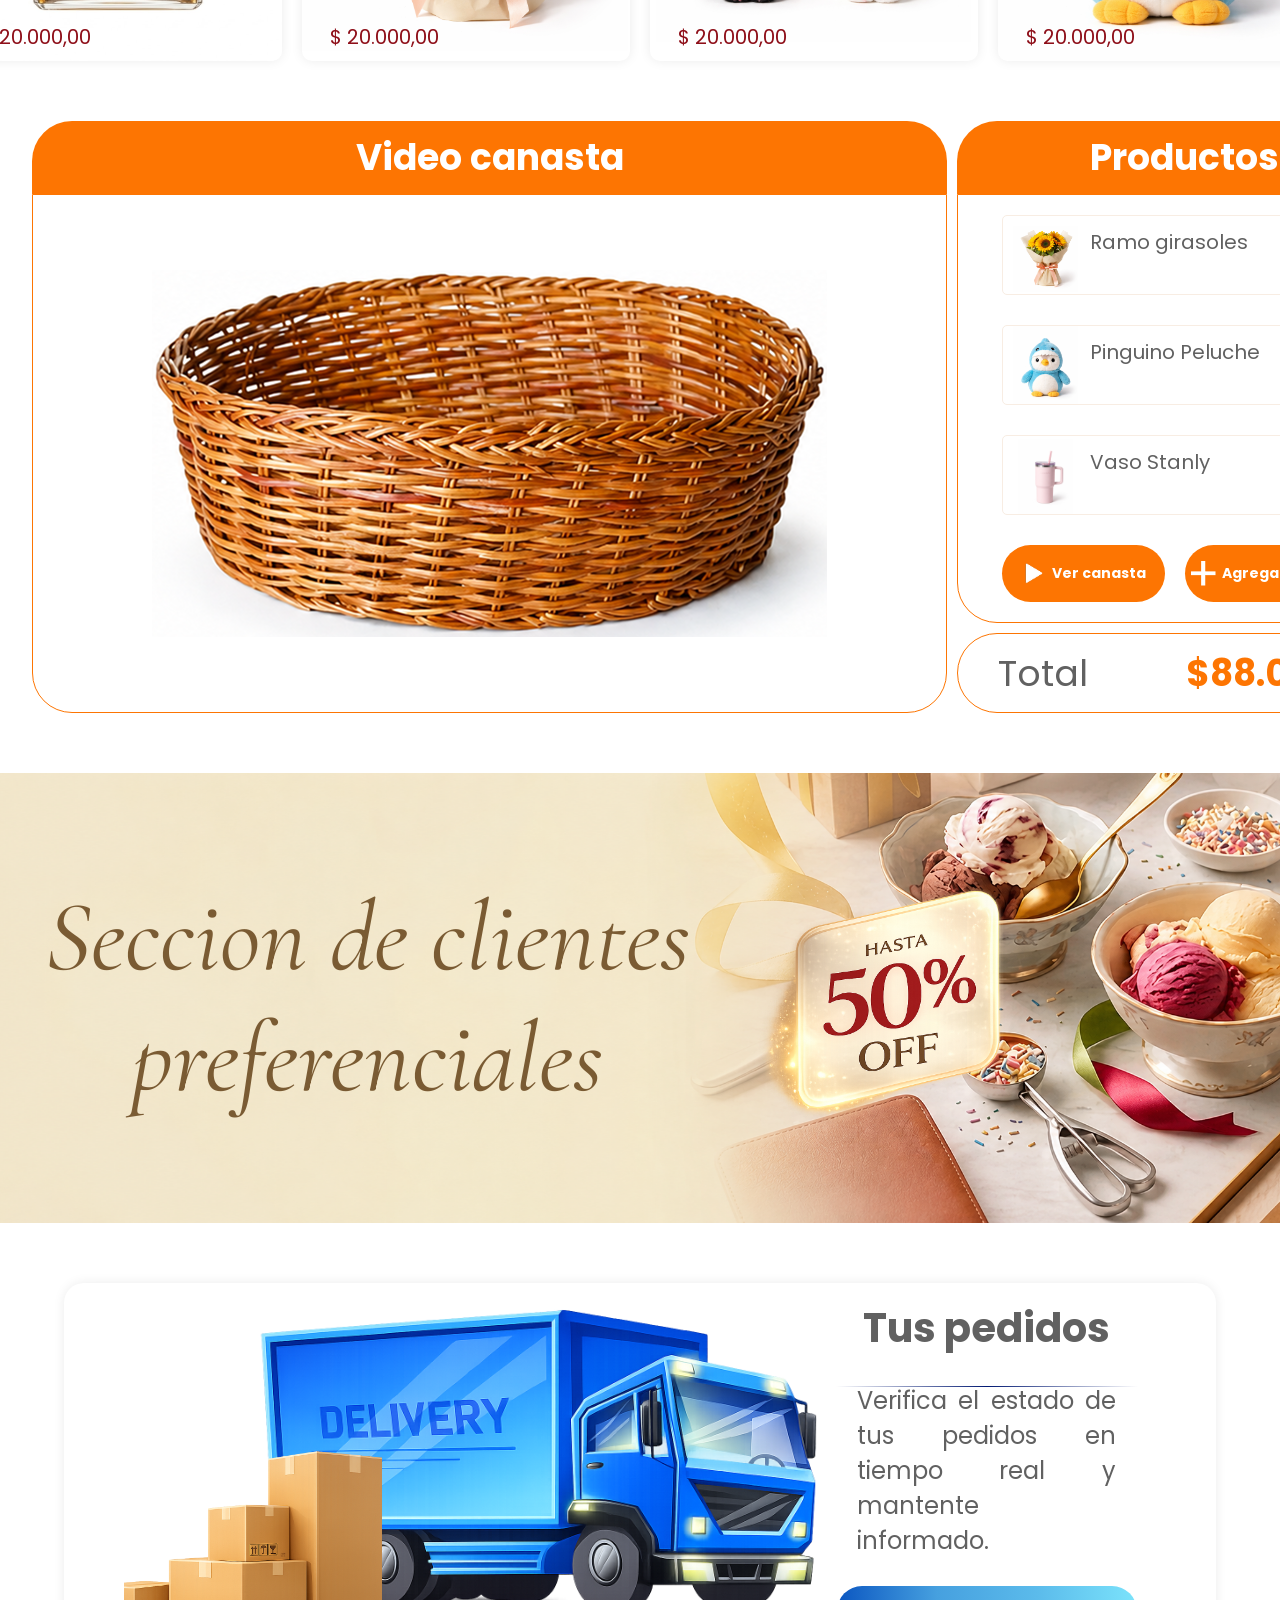
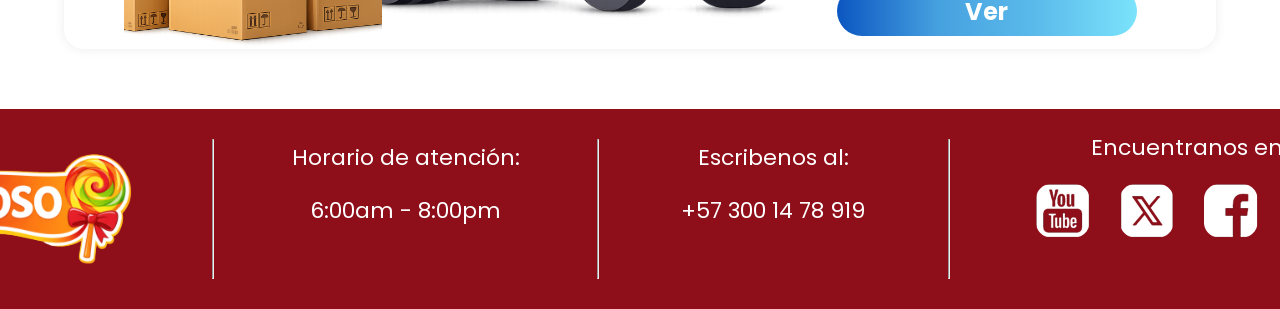
<file: regalos.html>
<!DOCTYPE html>
<html lang="en">

<head>
    <meta charset="UTF-8">
    <meta name="viewport" content="width=device-width, initial-scale=1.0">
    <link href="https://fonts.googleapis.com/css2?family=Great+Vibes&display=swap" rel="stylesheet">
    <link href="https://fonts.googleapis.com/css2?family=Cormorant+Garamond:ital,wght@0,700;1,400&display=swap"
        rel="stylesheet">
    <link href="https://fonts.googleapis.com/css2?family=Cormorant+Garamond:wght@300;400;500;600;700&display=swap"
        rel="stylesheet">
    <link href="https://fonts.googleapis.com/css2?family=Poppins:wght@300;400;500;600;700&display=swap"
        rel="stylesheet">
    <link rel="stylesheet" href="style/regalos.css" />
    <title>Confiteria ADSO</title>
</head>

<body>
    <!-- Header -->
    <header>

        <!-- Header mobile -->
        <div class="group-header-Movil">
            <div class="group-header">
                <a href="index.html">
                    <img src="Imagenes\icon-header\Logo.svg" class="icon-logo" />
                </a>
                <a href="#index" id="menuBtn">
                    <img src="Imagenes/icon-header/Menu.png" class="icon-menu" />
                </a>
            </div>
        </div>
        <div class="overlay" id="overlay"></div>
        <nav id="menu">
            <a href="index.html" class="header-text">Inicio</a>
            <a href="dulceria.html" class="header-text">Dulceria</a>
            <a href="regalos.html" class="header-text">Regalos</a>
            <a href="nosotros.html" class="header-text">Nosotros</a>
            <a href="pedidos.html" class="header-text">Pedidos</a>
            <a href="carrito.html" class="header-text">Carrito</a>
            <a href="Inicio_sesion.html" class="header-text">Perfil</a>

        </nav>

        <!-- Header destopk -->
        <div class="group-header-destokp">
            <div class="group-header">
                <div class="group-header-elements">
                    <a href="index.html">
                        <img src="Imagenes/icon-header/Logo.png" alt="Logo">
                    </a>
                    <a href="index.html" class="header-text">Inicio</a>
                    <a href="dulceria.html" class="header-text">Dulceria</a>
                    <a href="regalos.html" class="header-text">Regalos</a>
                </div>
                <div class="group-header-elements">
                    <a href="nosotros.html" class="header-text">Nosotros</a>
                    <a href="pedidos.html" class="header-text">Pedidos</a>
                    <a href="carrito.html">
                        <img src="Imagenes/icon-header/icon cart.png" alt="Carrito">
                    </a>

                    <a href="Inicio_sesion.html">
                        <img src="Imagenes/icon-header/icon user.png" alt="Perfil">
                    </a>
                </div>
            </div>
        </div>
    </header>
    <section>
        <!--banner principal A MEJORAR LAS ANIMACIONES-->
        <div class="banner-principal-regalos">
            <img src="Imagenes/text banner regalos.png" alt="" class="banner-text">
        </div>
        <!--Vitrina categorias filtros-->
        <div class="vitrina-group">
            <div class="vitrina-title-group">
                <p class="vitrina-title">
                    Productos
                </p>
                <hr class="vitrina-title-line">
            </div>
            <div class="vitrina-category">
                <div class="vitrina-subcategory">
                    <p>Marcas (2)</p>
                    <img src="Imagenes/desplejable icon.svg" alt="▼" class="vitrina-category-iconDesp">
                </div>
            </div>
            <div class="vitrina-category">
                <div class="vitrina-subcategory">
                    <div class="vitrina-category-categoriesG">
                        <img src="Imagenes/all categories icon.svg" alt="▼" class="vitrina-categories-Icon">
                        <p>All categories</p>
                    </div>
                    <img src="Imagenes/desplejable icon.svg" alt="▼" class="vitrina-category-iconDesp">
                </div>
            </div>
            <div class="vitrina-category vitrina-category-rango vitrina-category-groupRango">
                <div class="vitrina-category-rangeBase">
                    <div class="vitrina-category-rangoCircle rangoLeft"></div>
                    <div class="vitrina-category-rangeBaseFill"></div>
                    <div class="vitrina-category-rangoCircle rangoRight"></div>
                </div>
                <div class="vitrina-category-textRango">
                    Precio: $<span id="minRange">12.000,0</span> - $<span id="maxRange">50.000,0</span>
                </div>
            </div>
        </div>
        <!--vitrina de productos-->
        <div class="vitrina-productos">
            <div>
                <div class="vitrina-prod vitrina-prod-rubor">
                    <p class="vitrina-prod-title">Rubor</p>
                    <div class="vitrina-stock">
                        <div class="vitrina-disponible-circle"></div>
                        <p class="vitrina-producto-stock">Disponibles - 10</p>
                    </div>
                    <p class="vitrina-prod-price">$ 20.000,00</p>
                </div>
            </div>
            <div class="vitrina-prod vitrina-prod-oso">
                <p class="vitrina-prod-title">Oso Peluche</p>
                <div class="vitrina-stock">
                    <div class="vitrina-disponible-circle"></div>
                    <p class="vitrina-producto-stock">Disponibles - 10</p>
                </div>
                <p class="vitrina-prod-price">$ 20.000,00</p>
            </div>

            <div class="vitrina-prod vitrina-prod-vaso">
                <p class="vitrina-prod-title">Vaso Stanly</p>
                <div class="vitrina-stock">
                    <div class="vitrina-disponible-circle"></div>
                    <p class="vitrina-producto-stock">Disponibles - 10</p>
                </div>
                <p class="vitrina-prod-price">$ 20.000,00</p>
            </div>

            <div class="vitrina-prod vitrina-prod-dino">
                <p class="vitrina-prod-title">TricepRaptor</p>
                <div class="vitrina-stock">
                    <div class="vitrina-disponible-circle"></div>
                    <p class="vitrina-producto-stock">Disponibles - 10</p>
                </div>
                <p class="vitrina-prod-price">$ 20.000,00</p>
            </div>

            <div class="vitrina-prod vitrina-prod-colonia">
                <p class="vitrina-prod-title">Colonia Mujer</p>
                <div class="vitrina-stock">
                    <div class="vitrina-disponible-circle"></div>
                    <p class="vitrina-producto-stock">Disponibles - 10</p>
                </div>
                <p class="vitrina-prod-price">$ 20.000,00</p>
            </div>

            <div class="vitrina-prod vitrina-prod-girasoles">
                <p class="vitrina-prod-title">Ramos Girasoles</p>
                <div class="vitrina-stock">
                    <div class="vitrina-disponible-circle"></div>
                    <p class="vitrina-producto-stock">Disponibles - 10</p>
                </div>
                <p class="vitrina-prod-price">$ 20.000,00</p>
            </div>

            <div class="vitrina-prod vitrina-prod-llavero">
                <p class="vitrina-prod-title">LLavero gatos</p>
                <div class="vitrina-stock">
                    <div class="vitrina-disponible-circle"></div>
                    <p class="vitrina-producto-stock">Disponibles - 10</p>
                </div>
                <p class="vitrina-prod-price">$ 20.000,00</p>
            </div>

            <div class="vitrina-prod vitrina-prod-pinguino">
                <p class="vitrina-prod-title">Pinguino Tiburon</p>
                <div class="vitrina-stock">
                    <div class="vitrina-disponible-circle"></div>
                    <p class="vitrina-producto-stock">Disponibles - 10</p>
                </div>
                <p class="vitrina-prod-price">$ 20.000,00</p>
            </div>
        </div>
        <!--section of canasta-->
        <div class="base-videos">
            <div class="canasta-primera-parte">
                <p class="canasta-video-title">Video canasta</p>
                <div class="canasta-imagen-base">
                    <img src="Imagenes/canasta base.png" alt="" class="canasta-producto-img">
                </div>
            </div>
            <div class="canasta-primera-segunda">
                <p class="canasta-video-title">Productos</p>
                <div class="base-productos-canasta">
                    <div class="base-productos-canasta-ind">
                        <div class="img-producto girasol"></div>
                        <p class="p-canasta-producto">Ramo girasoles</p>
                        <div class="group-precio-canasta">
                            <p class="p2-canasta-producto">Precio Unitario</p>
                            <p class="p2-canasta-producto">$ 45.000,0</p>
                        </div>
                        <button class="btn-eliminar-producto-canasta">

                        </button>
                    </div>
                    <div class="base-productos-canasta-ind">
                        <div class="img-producto pinguino"></div>
                        <p class="p-canasta-producto">Pinguino Peluche</p>
                        <div class="group-precio-canasta">
                            <p class="p2-canasta-producto">Precio Unitario</p>
                            <p class="p2-canasta-producto">$ 45.000,0</p>
                        </div>
                        <button class="btn-eliminar-producto-canasta">

                    </div>
                    <div class="base-productos-canasta-ind">
                        <div class="img-producto vaso"></div>
                        <p class="p-canasta-producto">Vaso Stanly</p>
                        <div class="group-precio-canasta">
                            <p class="p2-canasta-producto">Precio Unitario</p>
                            <p class="p2-canasta-producto">$ 45.000,0</p>
                        </div>
                        <button class="btn-eliminar-producto-canasta">

                    </div>
                    <button class="btn-canasta"><img src="Imagenes/Play.png" alt="" class="img-botones"> Ver
                        canasta</button>
                    <button class="btn-canasta"><img src="Imagenes/+.png" alt="" class="img-botones"> Agregar Al
                        carrito</button>
                </div>
                <div class="base-productos-precio">
                    <p class="precio-canasta">Total</p>
                    <p class="precio-canasta color-canasta-anaranjado">$88.000,0</p>
                </div>
            </div>
        </div>
        <!--banner clientes preferenciales-->
        <div class="banner-preferenciales">
            <div class="banner-preferenciales-text">
                <p class="banner-prefe-text">Seccion de clientes preferenciales</p>
            </div>
            <div class="banner-icon-desc"></div>
        </div>
        <!--section delivery-->
        <div class="delivery-base">
            <p class="title-delivery">Tus pedidos</p>
            <hr class="line-delivery">
            <p class="p-delivery">Verifica el estado de tus pedidos en tiempo real y mantente informado.</p>
            <div class="img-camion"></div>
            <div class="img-cajas"></div>
            <button class="btn-delivery">Ver</button>
        </div>
    </section>
    <footer>
        <img src="Imagenes\Logo.svg" alt="Logo" class="footer-logo">
        <hr class="footer-line">
        <div class="footer-group-tex">
            <p class="footer-text">Horario de atención:</p>
            <p class="footer-text">6:00am - 8:00pm</p>
        </div class="footer-group-tex">
        <hr class="footer-line">
        <div class="footer-group-tex">
            <p class="footer-text">Escribenos al:</p>
            <p class="footer-text">+57 300 14 78 919</p>
        </div>
        <hr class="footer-line">
        <div class="footer-group-tex">
            <p class="footer-text">Encuentranos en:</p>
            <div class="footer-icons">
                <img src="Imagenes/icons redes/YouTube Squared.png" alt="Youtube">
                <img src="Imagenes/icons redes/X.png" alt="telegram">
                <img src="Imagenes/icons redes/Facebook.png" alt="Facebook">
                <img src="Imagenes/icons redes/Instagram.png" alt="Instagram">
            </div>
        </div>
    </footer>
    <script>
        const menuBtn = document.getElementById("menuBtn");
        const menu = document.getElementById("menu");
        const overlay = document.getElementById("overlay")

        menuBtn.addEventListener("click", () => {
            menu.classList.toggle("active");
            overlay.classList.toggle("active");
        });

        overlay.addEventListener("click", () => {
            menu.classList.remove("active");
            overlay.classList.remove("active");
        });
    </script>

</body>

</html>
</file>
<file: style/index.css>
/*Configuraciones generales*/
* {
    margin: 0px;
    box-sizing: border-box;
    font-family: 'poppins', sans-serif;
}

header {
    background-color: #8E0F19;
    width: 100%;
}

img {
    display: flex;
    justify-content: center;
    align-items: center;
}

p {
    font-family: 'poppins', sans-serif;
}

/*Mobile header*/
section {
    display: flex;
    flex-direction: column;
    gap: 30px;
    align-items: center;
}

.group-header {
    width: 100%;
    display: flex;
    justify-content: space-between;
    align-items: center;
    padding: 10px 20px;
}

.icon-menu {
    width: 50px;
}

.icon-logo {
    width: 120px;
}

.group-header-destokp {
    display: none;
}

.header-text {
    text-decoration: none;
    color: white;
    font-size: 20px;
    font-family: 'Poppins', sans-serif;
    font-weight: 396;
}

.header-text:hover {
    text-decoration: underline;
}

#menu {
    display: flex;

    flex-direction: column;
    justify-content: center;
    align-items: center;
    gap: 10px;
    position: fixed;
    top: 0px;
    right: -300px;

    display: flex;
    flex-direction: column;
    justify-content: center;
    align-items: center;

    transition: right 0.5s ease-in-out;
    padding: 80px 20px;
    z-index: 10;
    gap: 20px;
    background-color: #8E0F19;
    width: 200px;
    height: 100vh;
}

.overlay {
    position: fixed;
    inset: 0;

    background: rgba(0, 0, 0, 0.5);

    opacity: 0;
    visibility: hidden;

    transition: opacity 0.3s ease;

    z-index: 98;
}

.overlay.active {
    opacity: 1;
    visibility: visible;
}

#menu.active {
    display: flex;

    flex-direction: column;
    justify-content: center;
    align-items: center;
    gap: 10px;
    position: fixed;
    top: 0px;
    right: 0px;

    display: flex;
    flex-direction: column;
    justify-content: center;
    align-items: center;

    transition: right 0.3s ease;
    padding: 80px 20px;
    z-index: 99;
    gap: 20px;
    background-color: #8E0F19;
    width: 300px;
    height: 100vh;

}

/*Banner*/
.banner {
    background-image: url(../Imagenes/Banner\ Index1,1.png);
    width: 100%;
    height: 300px;
    background-size: cover;
    background-position: center;
    position: relative;

    animation: moverBanner 8s ease-in-out infinite alternate;
    background-repeat: no-repeat;
}

@keyframes moverBanner {
    from {
        background-position: 30% 0%;
    }

    to {
        background-position: 60% 40%;
    }
}

/*Banner text*/

.banner-group-text {
    padding-left: 20px;
    padding-top: 10px;
    position: absolute;
    top: 50%;
    transform: translateY(-50%);

}

.banner-text-banner {
    height: 150px;
}

/*Titles secciones principales*/
.title-principales-group {
    color: #616161;
    display: flex;
    justify-content: center;
    align-items: center;

    font-size: 20px;
    padding: 0px 20px;
    gap: 20px;
    height: 30px;
}

hr {
    color: #616161;
    flex: 1;
}

/*Card of sections*/
.card-section-title {
    color: #8E0F19;
    font-weight: bold;
    text-align: center;
    font-size: 18px;
}

.card-section-p {
    color: #616161;
    text-align: justify;
    font-size: 12px;
}

.card-section-btn {
    background-color: #8E0F19;
    color: white;
    font-family: 'poppins', sans-serif;
    font-weight: bold;
    border: none;
    border-radius: 10px;
    height: 30px;

    transition: transform 0.3s ease;
}

.card-section-btn:hover {
    background-color: white;
    color: #8E0F19;
    border: 1px solid #8E0F19;
    transform: scale(1.05);
}

.card-section-column {
    display: flex;
    flex-direction: column;
    width: 150px;
    justify-content: space-between;
}

/*IMAGES OF THE CARDS SECTIONS*/
.card-section-img {
    width: 200px;
    height: 222px;

    background-size: cover;
    background-position: left;
}

.img-dulceria {
    background-image: url(../Imagenes/img\ dulceria.png);
}

.img-regalos {
    background-image: url(../Imagenes/img\ regalos.png);
}

/*GROUP CARD SECTIONS*/
.card-section {
    display: flex;
    justify-content: space-between;
    padding: 0px 20px;
}

/*Banner preferenciales*/
.banner-preferenciales {
    background-image: url(../Imagenes/Banner\ preferenciales.png);
    width: 100%;
    height: 200px;

    display: flex;
    align-items: center;
    gap: 10px;
    padding-left: 10px;

    background-position: center;
    background-size: cover;
}

.banner-preferenciales-title {
    font-family: 'Cormorant Garamond', serif;
    text-align: center;
    color: white;
    font-size: 25px;
}

.banner-preferenciales-subtitle {
    font-family: 'Great Vibes', cursive;
    text-align: center;
    color: #EFAC80;
    font-size: 30px;
}

.banner-preferenciales-p {
    display: flex;

    font-family: 'Cormorant Garamond', serif;
    text-align: center;
    font-size: 14px;
    color: white;
}

.banner-preferenciales-group-textos {
    width: 150px;
    display: flex;
    flex-direction: column;

    gap: 20px;
}

.banner-preferenciales-group-title {
    display: flex;
    flex-direction: column;
    height: 60px;
}

.banner-icon-desc {
    background-image: url(../Imagenes/tarjeta-banner.png);
    height: 100px;
    width: 100px;
    background-position: center;
    background-size: cover;

    animation: moverTarjetaDesc 3s ease-in-out infinite alternate;

}

@keyframes moverTarjetaDesc {
    from {
        transform: translateY(0px);
    }

    to {
        transform: translateY(20px);
    }
}

/*Card de pedidos*/
.card-pedidos-base {
    height: 200px;
    width: 90%;
    position: relative;
}

.card-pedidos-img {
    background-image: url(../Imagenes/chica_sinfondo\ 1.png);
    background-position: center;
    background-size: cover;

    width: 200px;
    height: 200px;
    position: absolute;
    left: -20px;
    z-index: 2;
}

.card-pedidos-img {
    display: none;
}

.card-pedidos-title {
    color: #616161;
    font-family: 'Cormorant Garamond', sans-serif;
    position: absolute;
    left: 50%;
    transform: translateX(-50%);
    top: 0px;
}

.card-pedidos-tarjeta {
    height: 165px;
    width: 100%;
    background-color: #FEF6E9;
    border-radius: 20px;

    border: 1px solid #FAB225;
    bottom: 0px;
    position: absolute;
    z-index: 1;
}

.card-pedidos-iconos {
    width: 35px;
    height: 35px;
    border-radius: 50%;

    display: flex;
    justify-content: center;
    align-items: center;
}

.card-pedidos-icon {
    width: 23px;
    height: 23px;
}

.card-pedidos-group-icon {
    display: flex;
    align-items: center;
    justify-content: start;
    gap: 10px;
}

.card-pedidos-group-icons {
    display: grid;
    width: 250px;
    height: 100px;

    grid-template-columns: repeat(2, 1fr);
    grid-template-rows: repeat(3, 1fr);
    gap: 20px;

    position: absolute;
}

.card-pedidos-columna {
    position: absolute;
    z-index: 3;
    left: 50%;
    bottom: 70px;

    transform: translateX(-50%);

    height: 83px;
    width: 250px;
}

.card-pedidos-btn {
    font-family: 'Poppins', sans-serif;
    color: #FAB225;
    background-color: white;
    border: 1px solid #FAB225;
    border-radius: 10px;
    height: 30px;

    grid-column: 3/2;

}

.card-pedidos-btn:hover {
    color: white;
    background-color: #FAB225;
    border: 1px solid white;
    font-weight: bold;

}

.card-pedidos-subtitle {
    display: none;
}

.card-pedidos-p {
    color: #616161;
    font-size: 12px;
    text-align: center;
}

.card-red {
    background-color: #8E0F19;
}

.card-blue {
    background-color: #041B55;
}

.card-naranje {
    background-color: #FD7D0D;
}

.card-green {
    background-color: #AFD210;
}

.card-pedidos-contenido {
    display: none;
}

/*Card de about us*/
.card-about-group {
    display: grid;
    grid-template-columns: repeat(1, 1fr);
    grid-template-rows: auto auto;
    width: 90%;
    gap: 10px;


}

.card-about-img {
    height: 200px;
    width: 100%;
    background-image: url("../Imagenes/nosotros.png");
    border-radius: 20px 20px 0 0;
    background-size: cover;
    background-position: top;
}

.card-about-base {
    display: grid;
    justify-content: center;
    align-items: center;

    grid-template-columns: 80px 1fr;
    grid-template-rows: auto auto auto;

    width: 100%;
    height: 200px;

    padding: 0px 30px;
    gap: 5px;

    background-color: white;
    border: 1px solid #DD9A1B;
    border-radius: 0 0 20px 20px;
}

.icon-about-team {
    width: 70px;
    height: 70px;

    grid-column: 1;
    grid-row: 1;

    justify-self: center;
    align-self: center;
}

.card-about-title {
    grid-column: 2;
    grid-row: 1;

    align-self: center;

    color: #DD9A1B;
    font-size: 18px;
    font-weight: bold;
}

.card-about-p {
    grid-column: 1 / 3;
    grid-row: 2;

    font-size: 12px;
    color: #616161;

    width: 100%;
}

.card-about-btn {
    grid-column: 1 / 3;
    grid-row: 3;

    justify-self: start;

    color: #DD9A1B;
    font-size: 12px;
    background-color: white;
    font-family: 'poppins', sans-serif;
    text-align: start;
    border: none;
    cursor: pointer;
}

.card-about-base:has(.card-about-btn:hover) {
    background-color: #FFF2DA;
    transition: 0.3s ease-in-out;


}

.card-about-btn:hover {
    background-color: #FFF2DA;
    font-size: 16px;
    text-decoration: underline;
    transition: 0.3s ease-in-out;
}

/*footer*/
footer {
    margin-top: 30px;
    display: grid;
    width: 100%;
    gap: 20px;
    padding: 30px 0px;

    justify-content: center;
    align-items: center;
    grid-template-columns: 1fr;
    background-color: #8E0F19;
}

.footer-line {
    justify-self: center;
    align-self: center;
    width: 80%;
}

.footer-text {
    justify-self: center;
    align-self: center;
    color: white;
}

.footer-logo {
    justify-self: center;
    align-self: center;
    height: 100px;
}

.footer-icons {
    justify-self: center;
    align-self: center;

    display: flex;
    gap: 20px;
}

/*Termina movil*/
/*Tablets*/
@media (min-width: 750px) {

    /*banner*/
    .banner {
        height: 500px;
        animation: moverBanner 5s ease-in-out infinite alternate;
    }

    @keyframes moverBanner {
        from {
            background-position: 0% 40%;
        }

        to {
            background-position: 50% 30%;
        }
    }

    /*Banner text*/
    .banner-group-text {
        padding-left: 80px;
        padding-top: 20px;
        position: absolute;
        top: 50%;
        transform: translateY(-50%);

    }

    .banner-text-banner {
        height: 250px;
    }

    /*Titles secciones principales*/
    .title-principales-group {
        font-size: 30px;
        gap: 44px;
        padding: 0px 60px;
    }

    /*Card of sections*/
    .card-section-title {
        font-size: 28px;
    }

    .card-section-p {
        font-size: 18px;
    }

    .card-section-btn {
        border-radius: 30px;
        height: 64.4px;
        font-size: 25px;

    }

    .card-section-column {
        display: flex;
        flex-direction: column;

        width: 400px;
        justify-content: space-between;
    }

    /*IMAGES OF THE CARDS SECTIONS*/
    .card-section-img {
        width: 693px;
        height: 330px;


        background-size: cover;
        background-position: left;
    }

    /*GROUP CARD SECTIONS*/
    .card-section {
        display: flex;
        width: 98%;
    }

    /*Banner preferenciales*/
    .banner-preferenciales {
        height: 300px;
        gap: 0px;
        padding-left: 20px;
    }

    .banner-preferenciales-title {
        font-size: 50px;
    }

    .banner-preferenciales-subtitle {
        font-size: 60px;
    }

    .banner-preferenciales-p {
        font-size: 25px;
    }

    .banner-preferenciales-group-textos {
        width: 350px;
        gap: 20px;
    }

    .banner-preferenciales-group-title {
        height: 150px;
    }

    .banner-icon-desc {
        height: 200px;
        width: 200px;
    }

    /*Card de pedidos*/
    .card-pedidos-base {
        height: 300px;
        width: 95%;
    }

    .card-pedidos-img {
        display: flex;
        width: 300px;
        height: 300px;
        z-index: 2;
    }

    .card-pedidos-title {
        top: 0px;
        font-size: 30px;
    }

    .card-pedidos-tarjeta {
        height: 250px;
        width: 100%;
        border-radius: 20px;
    }

    .card-pedidos-iconos {
        width: 50px;
        height: 50px;
    }

    .card-pedidos-icon {
        width: 30px;
        height: 30px;
    }

    .card-pedidos-group-icon {
        gap: 10px;
    }

    .card-pedidos-group-icons {
        width: 250px;
        gap: 20px;
    }

    .card-pedidos-columna {
        width: 360px;
        height: 240px;
        bottom: 0px;
        left: 68%;
    }

    .card-pedidos-btn {
        border-radius: 20px;
        font-size: 20x;
        height: 40px;

    }

    .card-pedidos-p {
        font-size: 18px;
    }

    .card-pedidos-subtitle {
        display: flex;
        color: #FAB225;
        text-align: start;
        grid-column: span 2;
    }

    /*Card de about us*/
    .card-about-group {
        grid-template-columns: 1.5fr 1fr;
        grid-template-rows: 1fr;
        width: 95%;

        padding: 5px;

    }

    .card-about-img {
        height: 300px;
        border-radius: 20px 0 0 20px;
        background-size: cover;
        background-position: top;
    }

    .card-about-base {
        height: 300px;
        padding: 0px 30px;
        border-radius: 0 20px 20px 0;

    }

    .icon-about-team {
        width: 70px;
        height: 70px;

        grid-column: 1;
        grid-row: 1;

        justify-self: start;
        align-self: center;
    }

    .card-about-title {
        font-size: 22px;
    }

    .card-about-p {
        font-size: 15px;
    }

    .card-about-btn {
        font-size: 15px;

    }

    .card-about-btn:hover {
        font-size: 18px;
    }

    /*footer*/
    footer {
        gap: 30px;
    }

    .footer-text {
        font-size: 20px;
    }

    .footer-logo {
        height: 100px;
    }

}

/*Termina table*/
/*escritorio*/
@media (min-width: 900px) {
    section {
        gap: 60px;
    }

    /*Header*/
    .group-header-Movil {
        display: none;
    }

    .group-header-destokp {
        display: flex;
    }

    .group-header-elements {
        display: flex;
        justify-content: center;
        align-items: center;
        gap: 50px;
    }

    .group-header {
        padding: 10px 30px;
    }

    /*banner*/
    .banner {
        height: 600px;
        animation: moverBanner 10s ease-in-out infinite alternate;
    }

    @keyframes moverBanner {
        from {
            background-position: left center;
        }

        to {
            background-position: right center;
        }
    }

    /*Banner text*/
    .banner-title {
        font-size: 64px;
    }

    .banner-subtitle {
        font-size: 100px;
    }

    .banner-group-text {
        left: 160px;
        width: 600px;
        height: 300px;
    }

    /*Titles secciones principales*/
    .title-principales-group {
        font-size: 36px;
        gap: 44px;
        padding: 0px 60px;
    }

    /*Card of sections*/
    .card-section-title {
        font-size: 40px;
    }

    .card-section-p {
        font-size: 20px;
    }

    .card-section-btn {
        border-radius: 30px;
        height: 75px;
        font-size: 30px;
    }

    .card-section-column {
        display: flex;
        flex-direction: column;
        width: 446px;
        gap: 57px;
    }

    /*IMAGES OF THE CARDS SECTIONS*/
    .card-section-img {
        width: 693px;
        height: 369px;


        background-size: cover;
        background-position: left;
    }

    /*GROUP CARD SECTIONS*/
    .card-section {
        display: flex;
        width: 1239px;
    }

    /*Banner preferenciales*/
    .banner-preferenciales {
        height: 500px;
        gap: 20px;
        padding-left: 60px;
    }

    .banner-preferenciales-title {
        font-size: 96px;
    }

    .banner-preferenciales-subtitle {
        font-size: 96px;
    }

    .banner-preferenciales-p {
        font-size: 32px;
    }

    .banner-preferenciales-group-textos {
        width: 591px;
        gap: 20px;
    }

    .banner-preferenciales-group-title {
        height: 250px;
    }

    .banner-icon-desc {
        height: 330px;
        width: 330px;
    }

    /*Card de pedidos*/
    .card-pedidos-base {
        height: 504px;
        width: 92%;
    }

    .card-pedidos-img {
        display: flex;
        width: 500px;
        height: 504px;
        z-index: 2;

        left: -16px;
    }

    .card-pedidos-title {
        top: 0px;
        font-size: 48px;
    }

    .card-pedidos-tarjeta {
        height: 412px;
        width: 100%;
        border-radius: 20px;
        border: 1px solid #FAB225;
    }

    .card-pedidos-iconos {
        width: 58px;
        height: 58px;
    }

    .card-pedidos-icon {
        width: 40px;
        height: 40px;
    }

    .card-pedidos-group-icon {
        white-space: nowrap;
        gap: 9px;
    }

    .card-pedidos-group-icons {
        grid-template-columns: repeat(4, auto);
        gap: 30px;
        width: 100%;
        justify-content: space-between;
        align-items: center;
    }

    .card-pedidos-columna {
        width: 872px;
        height: 346px;
        bottom: 35px;
        left: 66%;

        padding: 10px;
    }

    .card-pedidos-btn {
        border-radius: 40px;
        font-size: 24px;
        height: 65.46px;
        width: 288.96px;

        grid-column: 4;
        grid-column: 3 / 5;
        justify-self: end;
        font-weight: 100;

    }

    .card-pedidos-p {
        font-size: 25px;
    }

    .card-pedidos-subtitle {
        font-size: 28px;
        display: flex;
        color: #FAB225;
        text-align: start;
        font-weight: bold;
        grid-column: span 4;
    }

    .card-pedidos-contenido {
        font-size: 25px;
        display: flex;
        text-align: justify;
        grid-column: span 4;
    }

    /*Card de about us*/
    .card-about-group {
        grid-template-columns: 919px 455px;
        grid-template-rows: 1fr;

        width: 92.7%;
        gap: 25px;

    }

    .card-about-img {
        height: 448px;
        border-radius: 20px 0 0 20px;
        background-size: cover;
        background-position: top;
    }

    .card-about-base {
        justify-content: center;
        height: 448px;
        border-radius: 0 20px 20px 0;
        padding: 29px 0px;
        padding-left: 48.58px;


        grid-template-columns: 1fr;

    }

    .icon-about-team {
        width: 90px;
        height: 90px;
        justify-self: start;
        align-self: center;

        grid-row: 1;

    }

    .card-about-title {
        font-size: 36px;
        grid-row: 2;
        grid-column: 1;
        width: 167px;
        height: 54px;

    }

    .card-about-p {
        font-size: 20px;
        grid-row: 3;
        width: 346.42px;
        height: 150px;

    }

    .card-about-btn {
        font-size: 20px;
        grid-row: 4;

        width: 205px;
        height: 36px;
    }

    .card-about-btn:hover {
        text-decoration-thickness: 1px;
        font-size: 24px;
        width: 220px;
    }

    /*footer*/
    footer {
        margin-top: 60px;
        grid-template-columns: 201.89px 1px 224px 1px 189.57px 1px 320px;
        gap: 80px;
        height: 200px;
        align-items: start;
    }

    .footer-line {
        height: 100%;
        width: 1px;
    }

    .footer-text {
        font-size: 22px;
        text-align: center;
        width: 230px;
    }

    .footer-icon {
        width: 53.46px;
        height: 53.46px;
    }

    .footer-logo {
        width: 201.89px;
        height: 116.24px;

    }

    .footer-group-tex {
        font-family: 'poppins', sans-serif;
        gap: 20px;
        height: 90px;
        display: flex;
        flex-direction: column;
        justify-content: center;
        align-items: center;
    }

    .footer-icons {
        display: flex;
        gap: 30px;
    }

    .fondo-delivery {
        height: 366px;
        width: 1380px;
        background-image: url(../Imagenes/delivery\ completosvg.svg);
        background-position: center;
        background-size: cover;
    }
}

/*Termina escritorio*/
</file>
<file: style/carrito.css>
/*configuraciones generales*/
* {
    margin: 0px;
    box-sizing: border-box;
    font-family: 'poppins', sans-serif;
    color: #616161;

}

/*Header*/
header {
    background-color: #8E0F19;
    width: 100%;

}

/*Mobile header*/
section {
    display: flex;
    flex-direction: column;
    gap: 30px;
    align-items: center;
}

.group-header {
    width: 100%;
    display: flex;
    justify-content: space-between;
    align-items: center;
    padding: 10px 20px;
}

.icon-menu {
    width: 50px;
}

.icon-logo {
    width: 120px;
}

.group-header-destokp {
    display: none;
}

.header-text {
    text-decoration: none;
    color: white;
    font-size: 20px;
    font-family: 'Poppins', sans-serif;
    font-weight: 396;
}

.header-text:hover {
    text-decoration: underline;
}

#menu {
    display: flex;

    flex-direction: column;
    justify-content: center;
    align-items: center;
    gap: 10px;
    position: fixed;
    top: 0px;
    right: -300px;

    display: flex;
    flex-direction: column;
    justify-content: center;
    align-items: center;

    transition: right 0.5s ease-in-out;
    padding: 80px 20px;
    z-index: 10;
    gap: 20px;
    background-color: #8E0F19;
    width: 200px;
    height: 100vh;
}

.overlay {
    position: fixed;
    inset: 0;

    background: rgba(0, 0, 0, 0.5);

    opacity: 0;
    visibility: hidden;

    transition: opacity 0.3s ease;

    z-index: 98;
}

.overlay.active {
    opacity: 1;
    visibility: visible;
}

#menu.active {
    display: flex;

    flex-direction: column;
    justify-content: center;
    align-items: center;
    gap: 10px;
    position: fixed;
    top: 0px;
    right: 0px;

    display: flex;
    flex-direction: column;
    justify-content: center;
    align-items: center;

    transition: right 0.3s ease;
    padding: 80px 20px;
    z-index: 99;
    gap: 20px;
    background-color: #8E0F19;
    width: 300px;
    height: 100vh;

}

/*title carrito*/
.title-carrito {
    height: 40px;
}

.container-productos {
    width: 100%;

    display: grid;
    grid-auto-flow: column;
    grid-auto-columns: 250px;

    gap: 20px;
    padding: 5px 20px;

    overflow-x: auto;
    overflow-y: hidden;
}

.container-productos::-webkit-scrollbar {
    display: none;
}

.container-productos::-webkit-scrollbar {
    display: none;
}

.base-producto {
    width: 100%;
    height: auto;

    display: grid;
    grid-template-columns: repeat(3, 1fr);
    grid-template-rows: auto auto auto auto auto;
    font-family: 'poppins', sans-serif;

    padding: 6px;
    border-radius: 5px;
    box-shadow: 0px 0px 6px rgba(0, 0, 0, 0.2);
}

.img-producto {
    font-family: 'poppins', sans-serif;
    grid-column: 1/4;
    grid-row: 1;

    width: 100%;
    height: 130px;

    background-size: contain;
    background-repeat: no-repeat;
    background-position: center;
}

.title-btn {
    width: 95%;
    display: flex;
    justify-content: space-between;
    align-items: center;
}

.producto-quitar {
    width: 20px;
    height: 20px;

    justify-self: flex-end;

    grid-column: 3/4;
    grid-row: 1;
}

.btn-remove {
    display: flex;
    align-items: center;
    gap: 8px;

    padding: 1px 15px;

    background: #FFF0F1;
    border: 1px solid #FF5E6B;
    border-radius: 10px;
}

.btn-remove img {
    width: 30px;
}

.btn-remove p {
    color: #FF5E6B;
    font-size: 12px;
    font-weight: 500;
    line-height: 1;
}

.group-stock {
    font-family: 'poppins', sans-serif;
    font-size: 12px;
    color: #616161;
    width: auto;

    display: flex;
    justify-content: center;
    align-items: center;

    grid-column: 2/4;
    grid-row: 2;

    display: flex;
    align-items: center;
    gap: 5px;

    align-items: self-end;
}

.base-estado {
    width: 8px;
    height: 9px;

    border-radius: 50%;
    background: #AFD210;
}

.title-producto {
    grid-column: 1/4;
    grid-row: 3;
    font-family: 'poppins', sans-serif;

    font-size: 13px;
    color: #8E0F19;

    font-weight: 400;
    font-family: 'poppins', sans-serif;

    margin-top: 10px;
}

.description-producto {
    grid-column: 1/4;
    grid-row: 4;

    color: #616161;
    font-size: 13px;
    font-family: 'poppins', sans-serif;

    line-height: 1.5;
}

.precio-producto {
    grid-column: 1/3;
    grid-row: 5;

    font-size: 16px;
    color: #8E0F19;

    font-weight: 400;
    font-family: 'poppins', sans-serif;

    justify-content: flex-start;
    align-self: flex-end;
    align-items: center;

}

.container-cantidad {
    grid-column: 2/4;
    grid-row: 5;

    display: flex;
    justify-content: flex-end;
    align-items: center;

    gap: 2px;
    font-family: 'poppins', sans-serif;
    font-size: 10px;
    color: #616161;
}

.menos,
.mas,
.cantidad {
    width: 30px;
    height: 30px;

    display: flex;
    justify-content: center;
    align-items: center;

    border: 1px solid #9a9a9a;
    font-size: 20px;
}

.menos {
    border-radius: 10px 0 0 10px;
}

.mas {
    border-radius: 0 10px 10px 0;
}

.cantidad {
    color: #8E0F19;
}

/*productos del carrito*/
.vitrina-prod-oso {
    background-image: url(../Imagenes/oso\ peluche.svg);
}

.vitrina-prod-dino {
    background-image: url(../Imagenes/dino\ peluche.svg);
}

.vitrina-prod-girasoles {
    background-image: url(../Imagenes/ramo\ girasoles.svg);
}

.vitrina-prod-pinguino {
    background-image: url(../Imagenes/pinguino\ peluche.svg);
}

.card-resumen {
    width: 95%;
    border: 1px solid #E1E1E1;
    border-radius: 20px;

}

.card-title {
    height: 65px;
    background: #F8E8E8;
    border-bottom: 1px solid #E7CFCF;


    display: flex;
    justify-content: center;
    align-items: center;
    gap: 15px;
    border-radius: 20px 20px 0 0;
}

.card-title img {
    width: 35px;
    height: 35px;
}

.card-title p {
    font-family: 'Poppins', sans-serif;
    font-size: 24px;
    font-weight: 700;
    color: #7C0A0A;
}

.group-info {
    display: flex;
    justify-content: space-between;
    align-items: center;

    padding: 18px 30px;
}

.subtitle {
    display: flex;
    align-items: center;
    gap: 15px;
}

.subtitle img {
    width: 32px;
    height: 32px;
}

.subtitle p {
    font-family: 'Poppins', sans-serif;
    font-size: 18px;
    color: #616161;
}

.subsubtitle p {
    font-family: 'Poppins', sans-serif;
    font-size: 18px;
    color: #616161;
}

.total-compra {
    margin: 15px 25px 20px;
    padding: 15px 20px;

    background-color: #F8E8E8;
    border-radius: 15px;
}

.total-compra .subtitle p,
.total-compra .subsubtitle p {
    font-size: 24px;
    font-weight: 700;
    color: #7C0A0A;
}

.costo-envio {
    border-bottom: 2px solid #E5E5E5;

    margin: 0 30px;
    padding-left: 0;
    padding-right: 0;
}

/*Title medio de pago*/
.title-pago {
    display: flex;
    justify-content: center;
    align-items: center;
    gap: 20px;
}

.section-card-base {
    background-image: url(../Imagenes/Tarjeta\ de\ credito.png);
    background-position: center;
    background-size: contain;
    background-repeat: no-repeat;
    height: 110px;
    width: 180px;


    justify-content: center;
    align-items: center;
    border: 1px solid #9a9a9a;
    border-radius: 10px;
}

.pse {
    background-image: url(../Imagenes/Pago\ transferencia\ no\ check.png);
}

.section-card-base:hover {
    background-image: url(../Imagenes/Tarjeta\ de\ credito\ check.png);
    border: 1px solid #4F8405;
}

.pse:hover {
    background-image: url(../Imagenes/Pago\ transferencia.png);
}

.section-medios {
    display: flex;
    gap: 20px;
}

.section-medios img {
    display: flex;
    width: 70px;
}

.subtitle-pago {
    font-weight: bold;
}

.group-pago {
    display: flex;
    flex-direction: column;
    gap: 20px;
}

/*btn pago*/
.btn-compra {
    background: linear-gradient(to right,
            #AFD210,
            #5A6C08);
    color: white;
    font-family: 'poppins', sans-serif;
    font-weight: bold;
    display: flex;
    justify-content: center;
    align-items: center;
    font-size: 20px;
    border: none;
    border-radius: 15px;
    height: 50px;
}


.btn-compra img {
    height: 40px;
}

.container-resumen-pago {
    display: flex;
    flex-direction: column;
    justify-content: center;
    align-items: center;
    gap: 30px;
}

/*footer*/
footer {
    margin-top: 30px;
    display: grid;
    width: 100%;
    gap: 20px;
    padding: 30px 0px;

    justify-content: center;
    align-items: center;
    grid-template-columns: 1fr;
    background-color: #8E0F19;
}

.footer-line {
    justify-self: center;
    align-self: center;
    width: 80%;
}

.footer-text {
    justify-self: center;
    align-self: center;
    color: white;
}

.footer-logo {
    justify-self: center;
    align-self: center;
    height: 100px;
}

.footer-icons {
    justify-self: center;
    align-self: center;

    display: flex;
    gap: 20px;
}

/*tablats*/
@media (min-width:750px) {

    .container-productos {
        grid-template-columns: repeat(3, 1fr);
        grid-auto-flow: row;
        grid-auto-columns: auto;
        gap: 20px;
    }

    .container-resumen-pago {
        width: 95%;
        display: grid;
        grid-template-columns: 1fr 1fr;
        align-items: start;
    }

    .card-resumen {
        width: 90%;
    }

    .card-title p {
        font-size: 20px;
    }

    .group-info {
        padding: 10px 20px;
    }

    .subtitle {
        gap: 8px;
    }

    .subtitle img {
        width: 26px;
        height: 26px;
    }

    .subtitle p,
    .subsubtitle p {
        font-size: 14px;
    }

    .costo-envio {
        margin: 0 0;
    }

    .total-compra {
        margin: 10px 20px 15px;
        padding: 5px 10px;
    }

    .total-compra .subtitle p,
    .total-compra .subsubtitle p {
        font-size: 20px;
    }

    .group-pago {
        font-size: 12px;
    }
}

/*Escritorio*/
@media (min-width:900px) {

    section {

        row-gap: 30px;
        box-sizing: border-box;
    }

    /*Header*/
    .group-header-Movil {
        display: none;
    }

    .group-header-destokp {
        display: flex;
    }

    .group-header-elements {
        display: flex;
        justify-content: center;
        align-items: center;
        gap: 50px;
    }

    header,
    .title-btn {
        grid-column: 1/-1;
    }

    /*productos*/

    .container-productos {
        width: 100%;

        display: grid;
        justify-content: center;

        grid-template-columns: repeat(4, 330px);
        gap: 20px;

        overflow-x: auto;
    }

    .base-producto {
        border-radius: 10px;
        font-family: 'poppins', sans-serif;

    }

    .title-carrito {
        height: 72px;
    }

    .group-stock {
        font-size: 11px;
        display: flex;
        justify-content: center;
        align-items: center;
        grid-column: 3/4;
    }

    .title-producto {
        font-family: 'poppins', sans-serif;
        font-size: 20px;
        font-weight: 500;
    }

    .producto-quitar {
        width: 30px;
        height: 30px;
    }

    .img-producto {
        width: 100%;
        height: 200px;
    }

    .description-producto {
        color: #616161;
        font-size: 15px;
        line-height: 1.5;
    }

    /*pago*/

    .container-resumen-pago {
        width: 100%;

        display: grid;
        grid-template-columns: 578px 772px;
        gap: 30px;
        align-items: center;
        justify-content: center;
        padding: 0px 35px;

        margin-bottom: 30px;
    }

    .card-resumen {
        width: 100%;
    }

    .card-title {
        height: 75px;
    }

    .card-title p {
        font-size: 24px;
    }

    .group-info {
        padding: 18px 80px;
    }

    .container-cantidad {
        width: 138px;
        height: 40px;
        gap: 9px;

        align-self: flex-start;
        display: flex;
        justify-self: top;
        margin: 0px;
        justify-self: flex-end;
        grid-template-columns: 4;
    }

    .subtitle {
        gap: 10px;
    }

    .subtitle img {
        width: 32px;
        height: 32px;
    }

    .subtitle p,
    .subsubtitle p {
        font-size: 24px;
    }

    .costo-envio {
        margin: 0;
    }

    .title-pago {
        display: flex;
        justify-content: center;
        align-items: center;
        width: 320px;
        font-size: 32px;


    }

    .total-compra {
        margin: 20px 40px;
        padding: 11px 20px;
        border-radius: 20px;
        font-size: 28px;
    }

    .total-compra .subtitle p,
    .total-compra .subsubtitle p {
        font-size: 24px;
    }

    /*pago*/

    .group-pago {
        width: 100%;
        display: grid;
        grid-template-columns: 1;
        grid-template-rows: 48px 202px 79px;
        gap: 30px;
        font-size: 16px;
    }

    .section-medios {
        display: flex;
        justify-content: center;
        gap: 30px;
    }

    .section-card-base {
        width: 100%;
        height: 100%;
    }

    .btn-compra {
        width: 100%;
        height: 72px;
        align-self: center;
        border-radius: 20px;
        font-size: 40px;
        gap: 18px
    }

    /*imagenes*/

    .container-img img {
        width: 100%;
        height: 100%;
        display: block;
        object-fit: cover;
    }

    .btn-compra {
        height: 79px;
        align-self: flex-end;
    }

    .btn-remove {
        justify-content: center;

        width: 307px;
        height: 72px;

        border-radius: 20px;
        box-shadow: 0 4px 2px rgba(0, 0, 0, 0.3);
    }

    .btn-remove p {
        margin: 0;
        font-size: 24px;
        font-weight: 400;
        line-height: 1.2;
        font-family: 'poppins', sans-serif;
    }

    .btn-remove img {
        height: 59px;
        width: 59px;
    }

    .title-btn {
        width: 92%;
        display: flex;
        justify-content: space-between;
        align-items: center;

        margin-top: 60px;
    }

    .menos,
    .mas,
    .cantidad {
        width: 40px;
        height: 35px;

        display: flex;
        justify-content: center;
        align-items: center;

        border: 1px solid #9a9a9a;
        font-size: 20px;
    }

    .precio-producto {
        font-size: 20px;
        font-weight: 400;
        font-family: 'poppins', sans-serif;
    }

    /*footer*/

    footer {
        margin-top: 60px;
        grid-template-columns: 201.89px 1px 224px 1px 189.57px 1px 320px;
        gap: 80px;
        height: 200px;
        align-items: start;
    }

    .footer-line {
        width: 1px;
        height: 100%;
    }

    .footer-text {
        width: 230px;
        font-size: 22px;
        text-align: center;
    }

    .footer-icon {
        width: 53.46px;
        height: 53.46px;
    }

    .footer-logo {
        width: 201.89px;
        height: 116.24px;
    }

    .footer-group-tex {
        display: flex;
        flex-direction: column;
        justify-content: center;
        align-items: center;
        gap: 20px;
        height: 90px;
        font-family: 'poppins', sans-serif;
    }

    .footer-icons {
        display: flex;
        gap: 30px;
    }

}
</file>
<file: style/dulceria.css>
/*Configuraciones generales*/
* {
    margin: 0px;
    box-sizing: border-box;
}

header {
    background-color: #8E0F19;
    width: 100%;
}

img {
    display: flex;
    justify-content: center;
    align-items: center;
}

p {
    font-family: 'poppins', sans-serif;
}

/*Mobile header*/
section {
    display: flex;
    flex-direction: column;
    gap: 30px;
    align-items: center;
}

.group-header {
    width: 100%;
    display: flex;
    justify-content: space-between;
    align-items: center;
    padding: 10px 20px;
}

.icon-menu {
    width: 50px;
}

.icon-logo {
    width: 120px;
}

.group-header-destokp {
    display: none;
}

.header-text {
    text-decoration: none;
    color: white;
    font-size: 20px;
    font-family: 'Poppins', sans-serif;
    font-weight: 396;
}

.header-text:hover {
    text-decoration: underline;
}

#menu {
    display: flex;

    flex-direction: column;
    justify-content: center;
    align-items: center;
    gap: 10px;
    position: fixed;
    top: 0px;
    right: -300px;

    display: flex;
    flex-direction: column;
    justify-content: center;
    align-items: center;

    transition: right 0.5s ease-in-out;
    padding: 80px 20px;
    z-index: 10;
    gap: 20px;
    background-color: #8E0F19;
    width: 200px;
    height: 100vh;
}

.overlay {
    position: fixed;
    inset: 0;

    background: rgba(0, 0, 0, 0.5);

    opacity: 0;
    visibility: hidden;

    transition: opacity 0.3s ease;

    z-index: 98;
}

.overlay.active {
    opacity: 1;
    visibility: visible;
}

#menu.active {
    display: flex;

    flex-direction: column;
    justify-content: center;
    align-items: center;
    gap: 10px;
    position: fixed;
    top: 0px;
    right: 0px;

    display: flex;
    flex-direction: column;
    justify-content: center;
    align-items: center;

    transition: right 0.3s ease;
    padding: 80px 20px;
    z-index: 99;
    gap: 20px;
    background-color: #8E0F19;
    width: 300px;
    height: 100vh;

}

/*Banner principal*/
.banner-principal {
    background-image: url(../Imagenes/Banner\ dulceria.png);
    width: 100%;
    height: 250px;
    background-size: cover;
    background-position: center;

    display: grid;
    grid-template-columns: repeat(8, 1fr);
    grid-template-rows: repeat(8, 1fr);
}

.banner-text {
    grid-column: 2/5;
    grid-row: 1/9;

    justify-self: center;
    align-self: center;

    width: auto;
    height: 200px;
    z-index: 1;
}

.banner-paleta {
    grid-column: 6/9;
    grid-row: 5/8;

    justify-self: center;
    align-self: center;

    height: 100px;
    width: auto;
    z-index: 2;

}

.banner-gomita {
    grid-column: 6/8;
    grid-row: 6/9;

    justify-self: left;
    align-self: center;

    height: 85px;
    width: auto;
    z-index: 3;
}

/*Seccion de sub titulo y filtros*/
.vitrina-group {
    display: grid;
    grid-template-columns: 1fr 1fr;
    grid-template-rows: auto auto;
    width: 90%;
    gap: 15px;
    align-items: center;

    box-sizing: border-box;
}

.vitrina-title {
    color: #616161;
    font-family: 'poppins', sans-serif;
    font-size: 16px;

}

.vitrina-title-line {
    width: 36px;
    color: #8E0F19;
}

.vitrina-category {
    border: 1px solid #5F5F5F;
    height: 40px;
    width: 100%;
    border-radius: 8px;
    box-sizing: border-box;

    display: flex;
    align-items: center;
    /* centra vertical */
    justify-content: center;
    /* centra horizontal */

    grid-row: 2;
}

.vitrina-category-categoriesG {
    display: flex;
    justify-content: center;
    align-items: center;
}

.vitrina-subcategory {
    border: 1px solid #E3E3E3;
    border-radius: 5px;
    height: 30px;
    width: 90%;
    cursor: pointer;

    display: flex;
    align-items: center;
    justify-content: space-between;
    padding: 0 5px;
    color: #616161;
    font-size: 12px;
}

.vitrina-category-groupRango {
    display: flex;
    flex-direction: column;
    justify-content: center;
    align-items: start;
    padding: 0px 20px;
}

.vitrina-category-iconDesp {
    width: 10px;
}

.vitrina-category-rango {
    grid-column: 1 / 3;
    grid-row: 3;
}

.vitrina-category-rangeBase {
    width: 100%;
    height: 10px;
    border-radius: 10px;
    background-color: #ECEBEC;

    position: relative;
}

.vitrina-category-rangeBaseFill {
    position: absolute;
    background-color: #8E0F19;
    left: 20%;

    width: 40%;
    height: 10px;
}

.vitrina-category-rangoCircle {
    position: absolute;
    display: flex;
    background-color: white;
    border-radius: 50%;
    border: 1px solid #8E0F19;

    width: 15px;
    height: 15px;
}

.rangoLeft {
    z-index: 3;
    left: 18%;
    bottom: -3px;

}

.rangoRight {
    left: 58%;
    bottom: -3px;
}

.vitrina-category-textRango {
    font-family: 'poppins', sans-serif;
    color: #616161;
    text-align: right;
    font-size: 12px;
}

/*Vitrina de productos*/
.vitrina-productos {
    display: grid;
    grid-template-columns: repeat(2, 1fr);
    grid-template-rows: auto auto;
    gap: 20px;
}

.vitrina-prod {
    display: grid;
    grid-template-columns: 1fr 1fr;
    grid-template-rows: repeat(10, 20px);
    box-shadow: 0px 0px 12px rgba(0, 0, 0, 0.08);


    width: 165px;
    height: 200px;
    border-radius: 5px;

    background-position: center;
    background-size: cover;

    transition: 0.3s;
}

.vitrina-prod:hover {
    transform: scale(1.03);

}

.vitrina-prod-title {
    grid-column: 1/3;
    font-family: 'poppins', sans-serif;
    font-size: 12px;
    text-align: center;
    color: #8E0F19;
    justify-self: center;
    align-self: center;
}

.vitrina-producto-stock {
    font-family: 'poppins', sans-serif;
    font-size: 10px;
    text-align: center;
    color: #616161;
}

.vitrina-disponible-circle {
    width: 7px;
    height: 7px;
    border-radius: 50%;
    background-color: #AFD210;

}

.vitrina-stock {
    grid-column: 1/3;

    display: flex;
    justify-content: center;
    align-items: center;
    gap: 5px;

    justify-self: center;
    align-self: center;
}

.vitrina-prod-price {
    text-align: start;
    font-family: 'poppins', sans-serif;
    font-size: 12px;
    color: #8E0F19;

    justify-self: center;
    align-self: center;
    grid-column: 1;
    grid-row: 10;
}

/*Productos url*/
.vitrina-prod-sparkies {
    background-image: url(../Imagenes/sparkis\ chicles.svg);
}

.vitrina-prod-kick {
    background-image: url(../Imagenes/kick\ chocolate.svg);
}

.vitrina-prod-nucita {
    background-image: url(../Imagenes/nucita\ caramelos.svg);
}

.vitrina-prod-bianchiNegro {
    background-image: url(../Imagenes//bianchi\ azul.svg);
}

.vitrina-prod-lokiño {
    background-image: url(../Imagenes/lokiño.svg);
}

.vitrina-prod-trululu {
    background-image: url(../Imagenes/trululu.svg);
}

.vitrina-prod-bombombun {
    background-image: url(../Imagenes/bombonbum.svg);
}

.vitrina-prod-bianchiBlanco {
    background-image: url(../Imagenes/bianchi\ blanco.svg);
}

/*Rankin de productos de dulceria*/
/*Title*/
.circle-ranking {
    width: 50px;
    height: 50px;

    border-radius: 50%;
    background-color: #FFC013;

    display: flex;
    justify-content: center;
    align-items: center;
}

.titulo-ranking {
    font-family: 'poppins', sans-serif;
    font-size: 20px;
    color: #616161;
    font-weight: bold;
}

.group-ranking-title {
    gap: 20px;
    display: flex;
    justify-content: center;
    align-items: center;
}

.icon-title-ranking {
    width: 35px;
    height: 35px;
}

/*Demas info card*/
.producto-raking-base {
    width: 100%;
    background-color: #FEEFD7;
    padding: 30px 0px;
    display: flex;
    flex-direction: column;
    justify-content: center;
    align-items: center;
    gap: 20px;
}

.producto-raking {
    display: grid;
    grid-template-columns: 1fr 1fr;
    grid-template-rows: 7;
    width: 210px;
    height: 280px;
    background-color: white;
    border-radius: 15px;
    padding: 0px 15px;
    padding-bottom: 15px;

    box-shadow: 0px 0px 12px rgba(0, 0, 0, 0.08);

    gap: 2px;
}

.img-ranking {
    grid-column: 1/3;
    grid-row: 1/3;

    width: 150px;
    height: 150px;

    background-position: center;
    background-size: cover;

    justify-self: center;
    align-self: center;
}

.img-ranking-firts {
    background-image: url(../Imagenes/bianchi\ azul.svg);
}

.producto-raking-title {
    grid-column: 1/3;
    grid-row: 3;

    color: #8E0F19;
    font-family: 'poppins', sans-serif;
    font-size: 13px;
}

.producto-raking-p {
    grid-column: 1/3;
    grid-row: 4;
    align-self: self-end;


    color: #616161;
    font-size: 10px;
}

.producto-raking-p2 {
    grid-column: 1/3;
    grid-row: 5;
    align-self: self-start;

    color: #616161;
    font-size: 10px;
}

.producto-raking-precio {
    color: #8E0F19;
    font-size: 13px;
    align-self: center;

}

.ranking-agregar-carrito {
    background-color: #8E0F19;
    border: none;
    width: 30px;
    height: 30px;
    border-radius: 10px;

    display: flex;
    justify-content: center;
    align-items: center;

    grid-column: 2/3;
    justify-self: right;
    align-self: center;
    box-shadow: 0 0 6px rgba(0, 0, 0, 0.08);
    transition: 0.2s ease-in-out;
}

.ranking-agregar-carrito:hover {
    background-color: #AFD210;
}

.img-carrito {
    height: 20px;
    width: 20px;
}

.container-puesto {
    grid-row: 1;
    grid-column: 1/2;

    display: grid;
    width: 100%;
    height: 50px;
    grid-template-columns: repeat(8, 1fr);
    grid-template-rows: repeat(5, 1fr);
    z-index: 5;
}

.base-puesto {
    grid-column: 1/4;
    grid-row: 1/5;
}

.base-triangle {
    grid-column: 1/4;
    grid-row: 5/6;
    clip-path: polygon(50% 100%, 0 0, 100% 0);
}

.corona-ranking {
    justify-self: center;
    width: 20px;
    padding-top: 3px;
}

.base-puesto-dorado {
    background-color: #FFD700;
}

.base-puesto-plateado {
    background-color: #616161;
}

.base-puesto-bronce {
    background-color: #CD7F32;
}

.text-puesto {
    color: white;
    font-family: 'poppins', sans-serif;
    font-size: 12px;
    text-align: center;
    font-weight: bold;
}

.ubicacion-stock {
    grid-column: 2/3;
    grid-row: 2;
    z-index: 6;
    font-size: 10px;
    gap: 2px;
    align-self: flex-end;
}

.ranking-grid {
    display: flex;
    justify-content: center;
    gap: 20px;
    flex-wrap: wrap;
}

/*Seccion de videos principales*/
.container-video-promocionales {
    display: grid;
    width: 90%;
    grid-template-columns: 2fr 0.5fr;
    grid-row: 2;

    gap: 10px;
    justify-self: flex-start;
}

.video-title {
    font-family: 'poppins', sans-serif;
    font-size: 16px;
    color: #616161;
    grid-column: 1/3;
    text-align: right;
    justify-self: left;
    font-weight: bold;

}

.container-base-video {
    background-image: url(../Imagenes/base\ videos.svg);
    background-position: center;
    background-size: cover;
    grid-column: 1;
    border-radius: 10px;
}

.container-opciones-video {
    grid-column: 2;
    grid-row: 2;
    display: grid;
    grid-template-columns: 1fr;
    grid-template-rows: 1fr 1fr 1fr;
    gap: 10px;
}

.container-gomitas {
    background-image: url(../Imagenes/sombra\ rosa.svg),
        url(../Imagenes/gomitas\ btn.svg);
    background-position: center;
    background-size: cover;
    border-radius: 10px;

    display: grid;
    padding: 5px;
}

.container-paleta {
    background-image: url(../Imagenes/sombra\ paleta.svg),
        url(../Imagenes/paleta\ btn.svg);
    background-position: center;
    background-size: cover;
    border-radius: 10px;

    display: grid;
    padding: 5px;
}

.container-bombones {
    background-image: url(../Imagenes/sombra\ bombones.svg),
        url(../Imagenes/bombones\ btn.svg);
    background-position: center;
    background-size: cover;
    border-radius: 10px;

    display: grid;
    padding: 5px;
}

.icon-videos {
    height: 20px;
}

.opcion-text {
    font-size: 10px;
    font-family: 'poppins', sans-serif;
    color: white;
    font-weight: bold;
}

.opcion-line {
    border: none;
    height: 1px;
    width: 100%;

    background: linear-gradient(to right,
            transparent 0%,
            white 50%,
            transparent 100%);
}

/*Banner principal*/
.banner-preferenciales {
    background-image: url(../Imagenes/Banner\ preferenciales\ dulceria.png);
    width: 100%;
    height: 200px;
    background-size: cover;
    background-position: center;

    display: grid;
    grid-template-columns: repeat(5, 1fr);
    grid-template-rows: repeat(5, 1fr);
}

.banner-preferenciales-text {
    grid-column: 1/4;
    grid-row: 1/9;

    justify-self: center;
    align-self: center;
    z-index: 1;
}

.banner-prefe-text {
    font-family: 'Cormorant Garamond', serif;
    font-size: 40px;
    color: #7A5B33;
    text-align: center;
    font-style: italic;

}

.banner-icon-desc {
    background-image: url(../Imagenes/tarjeta-banner.png);
    height: 100px;
    width: 100px;
    background-position: center;
    background-size: cover;

    grid-column: 4/6;
    grid-row: 3;

    animation: moverTarjetaDesc 3s ease-in-out infinite alternate;

}

@keyframes moverTarjetaDesc {
    from {
        transform: translateY(0px);
    }

    to {
        transform: translateY(20px);
    }
}

/*Delivery section*/
.delivery-base {
    height: 150px;
    width: 90%;

    display: grid;
    border-radius: 20px;
    grid-template-columns: repeat(8, 1fr);
    grid-template-rows: repeat(8, 1fr);
    box-shadow: 0px 0px 12px rgba(0, 0, 0, 0.08);
}

.line-delivery {


    width: 100px;
    border: none;
    height: 1px;

    background: linear-gradient(to right,
            transparent,
            #FFAC16,
            transparent);
    align-self: center;
    grid-column: 7/8;
    grid-row: 2;
}

.img-camion {
    background-image: url(../Imagenes/camion\ sin\ fondo.png);
    background-position: center;
    background-size: cover;
    z-index: 3;
    grid-row: 1/9;
    grid-column: 1/6;
}

.img-cajas {
    display: none;
    background-image: url(../Imagenes/boxes\ delivery.png);
    background-position: center;
    background-size: cover;
    grid-column: 1/4;
    grid-row: 3/9;
}

.btn-delivery {
    border: none;
    background: linear-gradient(to right,
            #FFAC16,
            #F8C363);
    color: white;
    font-size: 15px;
    font-weight: bold;
    height: 20px;
    width: 80px;
    border-radius: 20px;
    grid-column: 6/9;
    grid-row: 9/6;
    font-family: 'poppins', sans-serif;
    text-align: center;
    justify-content: center;
    align-items: center;

    justify-self: center;
    align-self: center;
}

.title-delivery {
    font-family: 'poppins', sans-serif;
    color: #616161;
    font-weight: bold;
    grid-column: 6/9;
    text-align: center;
    padding-top: 10px;
    padding-left: 5px;
}

.p-delivery {
    font-size: 8px;
    font-family: 'poppins', sans-serif;
    text-align: justify;

    grid-column: 6/9;
    grid-row: 2/7;
    justify-self: center;
    align-self: center;
    padding: 0px 20px;
}

/*footer*/
footer {
    margin-top: 30px;
    display: grid;
    width: 100%;
    gap: 20px;
    padding: 30px 0px;

    justify-content: center;
    align-items: center;
    grid-template-columns: 1fr;
    background-color: #8E0F19;
}

.footer-line {
    justify-self: center;
    align-self: center;
    width: 80%;
}

.footer-text {
    justify-self: center;
    align-self: center;
    color: white;
}

.footer-logo {
    justify-self: center;
    align-self: center;
    height: 100px;
}

.footer-icons {
    justify-self: center;
    align-self: center;

    display: flex;
    gap: 20px;
}



/*Termina movil*/
/*Tablets*/
@media (min-width: 750px) {

    /*Banner principal*/
    .banner-principal {
        height: 400px;
    }

    .banner-text {
        height: 300px;
    }

    .banner-paleta {
        grid-column: 6/8;
        grid-row: 5/8;

        height: 200px;

    }

    .banner-gomita {
        grid-column: 5/7;
        grid-row: 6/9;
        justify-self: center;
        align-self: center;
        height: 150px;
    }

    /*Vitrina de productos*/
    .vitrina-productos {
        grid-template-columns: repeat(3, 1fr);
    }

    .vitrina-prod {
        width: 210px;
        height: 250px;
        border-radius: 10px;
        grid-template-rows: repeat(15, 1fr);

    }

    .vitrina-prod-title {
        font-size: 16px;
    }

    .vitrina-producto-stock {
        font-size: 12px;
    }

    .vitrina-disponible-circle {
        width: 8px;
        height: 8px;
    }

    .vitrina-prod-price {
        grid-row: 15;
        grid-column: 1;
        font-size: 16px;
    }

    /*Rankin de productos de dulceria*/
    /*Title*/
    .circle-ranking {
        width: 50px;
        height: 50px;
    }

    .titulo-ranking {
        font-size: 20px;
    }

    .group-ranking-title {
        gap: 20px;
    }

    .icon-title-ranking {
        width: 35px;
        height: 35px;
    }

    /*Demas info card*/
    .producto-raking-base {
        padding: 30px 0px;
        gap: 20px;
    }

    .producto-raking {
        width: 230px;
        height: 300px;
        background-color: white;
        border-radius: 15px;
        gap: 0px;
    }

    .img-ranking {
        width: 150px;
        height: 150px;
    }

    .img-ranking-firts {
        background-image: url(../Imagenes/bianchi\ azul.svg);
    }

    .producto-raking-title {
        font-size: 15px;
    }

    .producto-raking-p {
        font-size: 12px;
    }

    .producto-raking-p2 {
        font-size: 12px;
    }

    .producto-raking-precio {
        font-size: 15px;
    }

    .ranking-agregar-carrito {
        width: 40px;
        height: 40px;
        border-radius: 12px;

    }

    .img-carrito {
        height: 22px;
        width: 22px;
    }

    .container-puesto {
        grid-row: 1;
        grid-column: 1/2;

        display: grid;
        width: 100%;
        height: 60px;
        z-index: 5;
    }

    .base-puesto {
        margin-bottom: 0px;
        height: 46px;


    }

    .base-triangle {
        margin-top: 0px;
        height: 20px;
    }

    .corona-ranking {
        width: 20px;
    }

    .text-puesto {
        font-size: 15px;
    }

    .ubicacion-stock {
        grid-column: 1/3;
        font-size: 12px;
        width: 100%;
        align-self: flex-end;
    }

    .ranking-grid {
        display: grid;
        grid-template-columns: repeat(3, 230px);
        grid-template-rows: auto 20px;
        justify-content: center;
        gap: 20px;
    }

    .puesto-first {
        grid-row: 1;
        grid-column: 2/3;

    }

    .puesto-tercer {
        grid-row: 2;
        grid-column: 3/4;
        align-self: flex-end;
    }

    .puesto-second {
        grid-row: 2;
        grid-column: 1/2;
        align-self: flex-end;
    }

    /*Video promocionales*/

    .container-video-promocionales {
        width: 95%;
        grid-template-columns: 2.5fr 0.7fr;
        gap: 20px;
    }

    .video-title {
        font-size: 22px;
    }

    .container-base-video {
        min-height: 350px;
    }

    .container-opciones-video {
        gap: 15px;
    }

    .container-gomitas,
    .container-paleta,
    .container-bombones {
        padding: 10px;
    }

    .icon-videos {
        height: 28px;
    }

    .opcion-text {
        font-size: 14px;
    }

    .opcion-line {
        height: 2px;
    }

    /*Banner clientes preferenciles*/
    .banner-preferenciales {
        height: 200px;
    }

    .banner-preferenciales-text {
        grid-column: 1/4;
        grid-row: 1/6;

        justify-self: center;
        align-self: center;
    }

    .banner-prefe-text {
        font-size: 50px;
    }

    .banner-icon-desc {
        width: 150px;
        height: 150px;

        grid-column: 4/5;
        grid-row: 3;
    }

    /*delivery card*/
    .delivery-base {
        width: 95%;
        height: 250px;
        grid-template-columns: repeat(6, 1fr);
        grid-template-rows: repeat(8, 1fr);
    }

    .img-camion {
        grid-column: 1/5;
        grid-row: 1/9;
        background-size: cover;
        background-position: center;
    }

    .img-cajas {
        display: flex;
        grid-column: 1/3;
        grid-row: 4/9;
        background-size: cover;
        background-position: center 15px;
        z-index: 3;
    }

    .title-delivery {
        grid-column: 5/9;
        font-size: 20px;
        padding-top: 15px;
        padding-left: 0;
    }

    .line-delivery {
        grid-column: 5/9;
        width: 300px;
    }

    .p-delivery {
        grid-column: 5/9;
        grid-row: 3/7;
        font-size: 18px;
        color: #616161;
        padding: 0 15px;
    }

    .btn-delivery {
        grid-column: 5/9;
        grid-row: 7/9;
        width: 120px;
        height: 35px;
        font-size: 20px;
    }

    /*footer*/
    footer {
        gap: 30px;
    }

    .footer-text {
        font-size: 20px;
    }

    .footer-logo {
        height: 100px;
    }
}

/*escritorio*/
@media (min-width: 900px) {
    section {
        gap: 60px;
    }

    /*Header*/
    .group-header-Movil {
        display: none;
    }

    .group-header-destokp {
        display: flex;
    }

    .group-header-elements {
        display: flex;
        justify-content: center;
        align-items: center;
        gap: 50px;
    }

    .group-header {
        padding: 10px 30px;
    }

    /*Banner principal*/
    .banner-principal {
        height: 600px;
    }

    .banner-text {
        grid-column: 1/5;
        grid-row: 2/7;
        justify-self: center;
        align-self: center;
        height: 500px;
    }

    .banner-paleta {
        grid-column: 5/8;
        grid-row: 4/7;

        height: 350px;
    }

    .banner-gomita {
        grid-column: 5/7;
        grid-row: 5/7;
        justify-self: left;
        align-self: center;
        height: 250px;
    }

    /*Seccion de sub titulo y filtros de vitrina*/
    .vitrina-group {
        display: grid;

        justify-self: center;
        align-self: center;
        grid-template-columns: 1fr 315px 315px 315px;
        grid-template-rows: 60px;
        gap: 15px;
    }

    .vitrina-category-categoriesG {
        gap: 9px;
    }

    .vitrina-title {
        font-size: 40px;
    }

    .vitrina-categories-Icon {
        height: 26px;
        width: 27px;
    }

    .vitrina-title-line {
        width: 89px;
    }

    .vitrina-category {
        border: 1px solid #5F5F5F;
        height: 60px;
        width: 100%;
        border-radius: 10px;
        grid-row: 1;
    }

    .vitrina-subcategory {
        height: 40px;
        padding: 20px;
        font-size: 20px;
    }

    .vitrina-category-groupRango {
        display: flex;
        flex-direction: column;
        justify-content: center;
        align-items: start;
        padding: 0px 20px;
    }

    .vitrina-category-iconDesp {
        width: 20px;
    }

    .vitrina-category-rango {
        grid-column: 1 / 3;
        grid-row: 1;
        grid-column: 2;

    }

    .vitrina-category-rangeBase {
        width: 100%;
        height: 10px;
        border-radius: 10px;
        background-color: #ECEBEC;

        position: relative;
    }

    .vitrina-category-rangeBaseFill {
        position: absolute;
        background-color: #8E0F19;
        left: 16px;

        width: 70%;
        height: 10px;
    }

    .rangoLeft {
        left: 14px;
        bottom: -2.5px;

    }

    .rangoRight {
        left: 197px;
        bottom: -2.5px;
    }

    .vitrina-category-textRango {
        font-size: 16px;
        height: 15px;

    }

    .vitrina-title-group {
        grid-row: 1;
        grid-column: 1;
    }

    /*Vitrina de productos*/
    .vitrina-productos {
        grid-template-columns: repeat(4, 1fr);
    }

    .vitrina-prod {
        width: 328px;
        height: 382px;
        border-radius: 10px;
        grid-template-rows: repeat(15, 1fr);
        padding: 9px 0px;

    }

    .vitrina-prod-title {
        font-size: 20px;
    }

    .vitrina-producto-stock {
        font-size: 12px;
    }

    .vitrina-disponible-circle {
        width: 8px;
        height: 8px;
    }

    .vitrina-prod-price {
        grid-row: 15;
        grid-column: 1;
        font-size: 20px;
    }

    /*Rankin de productos de dulceria*/
    /*Title*/
    .circle-ranking {
        width: 89px;
        height: 89px;
    }

    .titulo-ranking {
        font-size: 36px;
    }

    .group-ranking-title {
        gap: 50px;
    }

    .icon-title-ranking {
        width: 57px;
        height: 57px;
    }

    /*Demas info card*/
    .producto-raking-base {
        padding: 30px 0px;
        gap: 20px;
    }

    .producto-raking {
        width: 380px;
        height: 472px;
        background-color: white;
        border-radius: 10px;
        gap: 0px;
    }

    .img-ranking {
        width: 300px;
        height: 276px;
    }

    .img-ranking-firts {
        background-image: url(../Imagenes/bianchi\ azul.svg);
    }

    .producto-raking-title {
        font-size: 20px;
        align-self: flex-end;

    }

    .producto-raking-p {
        font-size: 15px;
    }

    .producto-raking-p2 {
        font-size: 15px;
    }

    .producto-raking-precio {
        font-size: 25px;
        align-self: flex-end;
    }

    .ranking-agregar-carrito {
        width: 50px;
        height: 50px;
        border-radius: 10px;
        align-self: flex-end;


    }

    .img-carrito {
        height: 30px;
        width: 30px;
    }

    .container-puesto {
        grid-row: 1;
        grid-column: 1/2;

        display: grid;
        width: 100%;
        height: 60px;
        z-index: 5;
    }

    .base-puesto {
        margin-bottom: 0px;
        height: 63px;
        width: 63px;

    }

    .base-triangle {
        margin-top: 0px;
        width: 63px;
        height: 40px;

    }

    .corona-ranking {
        width: 30px;
    }

    .text-puesto {
        font-size: 20px;
    }

    .ubicacion-stock {
        grid-column: 1/3;
        font-size: 12px;
        width: 100%;
        align-self: flex-end;
        justify-content: flex-end;
    }

    .ranking-grid {
        display: grid;

        grid-template-columns: repeat(3, 380px);
        grid-template-rows: auto;

        justify-content: center;
        align-items: start;
        padding: 0px;
        margin-top: 20px;

        gap: 60px;
    }

    .puesto-first {
        grid-row: 1;
        grid-column: 2/3;
        margin-top: 0px;

    }

    .puesto-tercer {
        grid-row: 1;
        grid-column: 3/4;
        align-self: flex-end;
        margin-top: 40px;

    }

    .puesto-second {
        grid-row: 1;
        grid-column: 1/2;
        align-self: flex-end;
        margin-top: 40px;
    }

    /*Videos promocionales*/
    .container-video-promocionales {
        width: 1198px;
        min-height: 540px;
        height: auto;
        grid-template-columns: 965px 203px;
        column-gap: 30px;
    }

    .video-title {
        font-size: 48px;
        height: 60px;
    }

    .container-base-video {
        min-height: 540px;
    }

    .container-opciones-video {
        gap: 15px;
    }

    .container-gomitas,
    .container-paleta,
    .container-bombones {
        padding: 10px;
        gap: 34px;
    }

    .icon-videos {
        height: 50px;
    }

    .icon-videos-go {
        height: 40px;
    }

    .opcion-text {
        font-size: 20px;
    }

    .opcion-line {
        height: 1px;
        width: 50%;
    }

    .container-group-opcion {
        display: flex;
        flex-direction: column;
        justify-content: flex-start;
        align-items: flex-start;
    }

    /*Preferenciales banner*/
    .banner-preferenciales {
        height: 450px;
    }

    .banner-prefe-text {
        font-size: 100px;
    }

    .banner-icon-desc {
        width: 300px;
        height: 300px;

        grid-column: 4/5;
        grid-row: 3;

        justify-self: center;
        align-self: center;
    }

    /*footer*/
    footer {
        margin-top: 60px;
        grid-template-columns: 201.89px 1px 224px 1px 189.57px 1px 320px;
        gap: 80px;
        height: 200px;
        align-items: start;
    }

    .footer-line {
        height: 100%;
        width: 1px;
    }

    .footer-text {
        font-size: 22px;
        text-align: center;
        width: 230px;
    }

    .footer-icon {
        width: 53.46px;
        height: 53.46px;
    }

    .footer-logo {
        width: 201.89px;
        height: 116.24px;

    }

    .footer-group-tex {
        font-family: 'poppins', sans-serif;
        gap: 20px;
        height: 90px;
        display: flex;
        flex-direction: column;
        justify-content: center;
        align-items: center;
    }

    .footer-icons {
        display: flex;
        gap: 30px;
    }

    /*Delivery Card*/
    .delivery-base {
        padding: 0px 60px;
        height: 366px;
        width: 90%;
        grid-template-columns: repeat(8, 1fr);
        grid-template-rows: repeat(8, 1fr);
    }

    .img-camion {
        grid-column: 2/6;
        grid-row: 1/9;
        background-size: cover;
        background-position: center;
        height: 380px;
    }

    .img-cajas {
        grid-column: 1/3;
        grid-row: 3/8;
        background-size: cover;
        background-position: center 20px;
        z-index: 3;
    }

    .title-delivery {
        grid-column: 6/9;
        font-size: 40px;
        justify-self: center;
        width: 90%;


    }

    .line-delivery {
        grid-column: 6/9;
        width: 302px;
        justify-self: center;

    }

    .p-delivery {
        grid-column: 6/9;
        grid-row: 3/6;
        font-size: 24px;
        color: #616161;
        width: 85%;
        justify-self: center;


    }

    .btn-delivery {
        grid-column: 6/9;
        grid-row: 6/8;
        width: 300px;
        height: 50px;
        border-radius: 30PX;
        font-size: 24px;
    }

}
</file>
<file: style/inicio_sesion.css>
* {
    margin: 0;
    padding: 0;
    font-family: 'poppins', sans-serif;

}

body {
    width: 100%;
    height: 100vh;
    background-image: url(../Imagenes/fondo\ inicio\ seccion.svg);
    background-position: center;
    background-size: cover;
    background-repeat: no-repeat;

    display: flex;
    justify-content: center;
    align-items: center;

}

/*Mobile header*/
section {
    display: flex;
    flex-direction: column;
    gap: 30px;
    align-items: center;
    justify-content: center;
}

/*Formualario*/
.form-inicio {
    display: flex;
    flex-direction: column;
    justify-content: center;
    align-items: center;

    width: 80%;
    height: 400px;
    border-radius: 20px;
    box-shadow: 0 0 6px rgba(0, 0, 0, 0.25);
    padding: 30px;

    background-color: white;


}

.logo-inicio {
    width: 150px;
}

.title-inicio {
    color: #DF5706;
    font-size: 25px;
    font-weight: bold;
}

.input-inicio {
    border-radius: 10px;
    border: 1px solid #A8A7A8;
    padding-left: 60px;
    height: 50px;
    width: 80%;
    color: #C8C9CA;
}

.btn-inicio {
    border: none;
    background: linear-gradient(to right,
            #FE8C06,
            #E65B01);
    color: white;
    font-weight: bold;
    height: 50px;
    width: 100%;
    border-radius: 15px;
}

.link-p {
    text-decoration: none;
    color: #DF5706;
    font-size: 14px;
    border: none;
}

.group-text {
    display: flex;
    height: auto;
    justify-content: space-between;
    width: 100%;
}

.heart-group {
    display: flex;
    align-items: center;
    width: 100%;
    height: 20px;
    gap: 15px;
}

.line-inicio {
    flex: 1;
    border: none;
    height: 1px;
    background-color: #DF5706;
    margin: 0;
}

.heart-orange {
    width: 20px;
    height: 20px;
}

.group-certicate {
    display: flex;
    justify-content: center;
    align-items: center;
    text-align: center;
    color: #616161;
    font-size: 12px;
    width: 70%;
}

.secure-img {
    width: 50px;
}

.form-inicio {
    gap: 12px;
}

.input-usuario {
    background-image: url("../Imagenes/icon\ usuario\ inicio\ sesion.svg");

    background-repeat: no-repeat;
    background-position: 4% center;
    background-size: 40px;

}

.input-password {
    background-image: url("../Imagenes/segurity\ contraseña.svg"), url(../Imagenes/ver\ contraseña.png);
    background-repeat: no-repeat, no-repeat;
    background-position: 4% center, 95% center;
    background-size: 40px, 20px;

}

@media (min-width: 750px) {
    body {
        box-sizing: border-box;
        width: 100%;
        min-height: 100vh;

        background-image: url(../Imagenes/fondo\ inicio\ seccion.svg);
        background-position: center;
        background-size: cover;
        background-repeat: no-repeat;

        display: flex;
        justify-content: flex-start;
        align-items: center;

        padding-left: 20px;
    }
}

@media (min-width: 900px) {
    * {
        box-sizing: border-box;
    }

    body {
        height: 120vh;
        padding-left: 90px;
    }

    .form-inicio {
        width: 676px;
        height: 830px;
        padding: 54px 73px;
        gap: 20px;
        border-radius: 30px;
    }

    .logo-inicio {
        width: 327.94px;
    }

    .title-inicio {
        font-size: 48px;
    }

    .input-inicio {
        width: 100%;
        height: 71px;
        font-size: 24px;
    }

    .btn-inicio {
        height: 71px;
        font-size: 32px;
    }

    .link-p {
        font-size: 20px;
    }

    .group-certicate {
        width: 60%;
        font-size: 16px;
    }

    .secure-img {
        width: 31px;
    }

    .input-usuario {
        background-position: 10px center;
        background-size: 40px;
    }

    .input-password {
        background-position: 10px center, 95% center;
        background-size: 40px, 30px;
    }

    .heart-orange {
        width: 31px;
        height: 31px;
    }
}
</file>
<file: style/loginUp.css>
* {
    margin: 0;
    padding: 0;
    font-family: 'poppins', sans-serif;

}

body {
    width: 100%;
    height: 100vh;
    background-image: url(../Imagenes/fondo\ inicio\ seccion.svg);
    background-position: center;
    background-size: cover;
    background-repeat: no-repeat;

    display: flex;
    justify-content: center;
    align-items: center;

}

/*Mobile header*/
section {
    display: flex;
    flex-direction: column;
    gap: 30px;
    align-items: center;
    justify-content: center;
}

/*Formualario*/
.form-inicio {
    display: flex;
    flex-direction: column;
    justify-content: center;
    align-items: center;

    width: 80%;
    height: 450px;
    border-radius: 20px;
    box-shadow: 0 0 6px rgba(0, 0, 0, 0.25);
    padding: 30px;

    background-color: white;


}

.logo-inicio {
    width: 150px;
}

.title-inicio {
    color: #DF5706;
    font-size: 25px;
    font-weight: bold;
}

.input-inicio {
    border-radius: 10px;
    border: 1px solid #A8A7A8;
    padding-left: 60px;
    height: 50px;
    width: 80%;
    color: #C8C9CA;
}

.btn-crear {
    border: none;
    background: linear-gradient(to right,
            #E65B01,
            #FE8C06);
    color: white;
    font-weight: bold;
    height: 71px;
    width: 100%;
    border-radius: 15px;
}

.link-p {
    text-decoration: none;
    color: #616161;
    font-size: 14px;
    border: none;
}

.naranja {
    color: #DF5706;
}

.container-genero {
    display: flex;
    flex-direction: column;
    font-size: 14px;
    color: #616161;
    justify-content: space-between;
    text-align: center;
}

.group-text {
    display: flex;
    height: auto;
    justify-content: space-between;
    width: 100%;
}

.heart-group {
    display: flex;
    align-items: center;
    width: 100%;
    height: 20px;
    gap: 15px;
}

.line-inicio {
    flex: 1;
    border: none;
    height: 1px;
    background-color: #DF5706;
    margin: 0;
}

.heart-orange {
    width: 20px;
    height: 20px;
}

.group-certicate {
    display: flex;
    justify-content: center;
    align-items: center;
    text-align: center;
    color: #616161;
    font-size: 12px;
    width: 70%;
}

.secure-img {
    width: 50px;
}

.form-inicio {
    gap: 12px;
}

.input-credenciales {
    background-image: url("../Imagenes/Nombre.png");

    background-repeat: no-repeat;
    background-position: 6% center;
    background-size: 30px;

}

.input-email {
    background-image: url("../Imagenes/../Imagenes/gmail.png");
    background-repeat: no-repeat;
    background-position: 6% center;
    background-size: 20px;

}

.circle-s {
    height: 13px;
    width: 13px;
    border-radius: 50%;
    border: 1px solid #E05A07;
}

.container-s {
    display: flex;
    justify-content: center;
    align-items: center;
    height: 50%;
    gap: 10px;
}

@media (min-width: 750px) {
    body {
        width: 100%;
        height: 110vh;
        background-image: url(../Imagenes/Base\ crear\ cuenta.svg);
        background-position: center;
        background-size: cover;
        background-repeat: no-repeat;

        display: flex;
        justify-content: flex-start;
        padding-left: 30px;
        align-items: center;

    }


    /*Formualario*/
    .form-inicio {
        display: flex;
        flex-direction: column;
        justify-content: center;
        align-items: center;
        padding: 10px;

        width: 420px;
        height: auto;
    }

    .logo-inicio {
        width: 150px;
    }

    .title-inicio {
        color: #DF5706;
        font-size: 25px;
        font-weight: bold;
    }

    .input-inicio {
        border-radius: 10px;
        border: 1px solid #A8A7A8;
        padding-left: 60px;
        height: 50px;
        width: 80%;
        color: #C8C9CA;
    }

    .btn-crear {
        border: none;
        background: linear-gradient(to right,
                #E65B01,
                #FE8C06);
        color: white;
        font-weight: bold;
        height: 50px;
        width: 100%;
        border-radius: 15px;
    }

    .link-p {
        text-decoration: none;
        color: #616161;
        font-size: 14px;
        border: none;
    }

    .naranja {
        color: #DF5706;
    }

    .container-genero {
        display: flex;
        flex-direction: row;
        font-size: 14px;
        color: #616161;
        width: 90%;
        justify-content: space-between;
        text-align: center;
    }

    .group-text {
        display: flex;
        height: auto;
        justify-content: space-between;
        width: 100%;
    }

    .heart-group {
        display: flex;
        align-items: center;
        width: 100%;
        height: 20px;
        gap: 15px;
    }

    .line-inicio {
        flex: 1;
        border: none;
        height: 1px;
        background-color: #DF5706;
        margin: 0;
    }

    .heart-orange {
        width: 20px;
        height: 20px;
    }

    .group-certicate {
        display: flex;
        justify-content: center;
        align-items: center;
        text-align: center;
        color: #616161;
        font-size: 12px;
        width: 70%;
    }

    .secure-img {
        width: 50px;
    }

    .form-inicio {
        gap: 12px;
    }

    .input-credenciales {
        background-image: url("../Imagenes/Nombre.png");

        background-repeat: no-repeat;
        background-position: 6% center;
        background-size: 30px;

    }

    .input-email {
        background-image: url("../Imagenes/../Imagenes/gmail.png");
        background-repeat: no-repeat;
        background-position: 6% center;
        background-size: 20px;

    }

    .circle-s {
        height: 13px;
        width: 13px;
        border-radius: 50%;
        border: 1px solid #E05A07;
    }

    .circle-s:hover {
        background-color: #E05A07;

    }

    .container-s {
        display: flex;
        justify-content: center;
        align-items: center;
        height: 50%;
        gap: 10px;
    }


}

@media (min-width: 900px) {
    body {
        width: 100%;
        height: 110vh;
        background-image: url(../Imagenes/Base\ crear\ cuenta.svg);
        justify-content: flex-start;
        padding-left: 30px;

    }


    /*Formualario*/
    .form-inicio {
        padding: 36px 56px;

        width: 676px;
        height: auto;
        gap: 25px;

        box-sizing: border-box;
    }

    .logo-inicio {
        width: 328px;
        height: 189px;

    }

    .title-inicio {
        font-size: 40px;
    }

    .input-inicio {
        height: 82px;
        font-size: 24px;
        padding-left: 90px;
    }

    .btn-crear {
        height: 71px;
        width: 100%;
        font-size: 32px;
        border-radius: 15px;
    }

    .link-p {
        font-size: 20px;
    }

    .container-genero {
        flex-direction: row;
        font-size: 20px;
        width: 90%;
        justify-content: space-between;
        text-align: center;
    }

    .group-text {
        height: auto;
        justify-content: center;
        gap: 20px;
    }

    .form-inicio {
        gap: 12px;
    }

    .input-credenciales {
        background-image: url("../Imagenes/Nombre.png");

        background-repeat: no-repeat;
        background-position: 6% center;
        background-size: 36px;
    }

    .input-email {
        background-image: url("../Imagenes/../Imagenes/gmail.png");
        background-repeat: no-repeat;
        background-position: 6% center;
        background-size: 36px;

    }

    .circle-s {
        height: 13px;
        width: 13px;
        border-radius: 50%;
        border: 1px solid #E05A07;
    }

    .circle-s:hover {
        background-color: #ffd1b5;

    }

    .container-s {
        display: flex;
        justify-content: center;
        align-items: center;
        height: 50%;
        gap: 10px;
    }


}
</file>
<file: style/nosotros.css>
/*Configuraciones generales*/
* {
    margin: 0px;
    box-sizing: border-box;
    font-family: 'poppins', sans-serif;
}

header {
    background-color: #8E0F19;
    width: 100%;
}

img {
    display: flex;
    justify-content: center;
    align-items: center;
}

p {
    font-family: 'poppins', sans-serif;
}

/*Mobile header*/
section {
    display: flex;
    flex-direction: column;
    gap: 30px;
    align-items: center;
}

.group-header {
    width: 100%;
    display: flex;
    justify-content: space-between;
    align-items: center;
    padding: 10px 20px;
}

.icon-menu {
    width: 50px;
}

.icon-logo {
    width: 120px;
}

.group-header-destokp {
    display: none;
}

.header-text {
    text-decoration: none;
    color: white;
    font-size: 20px;
    font-family: 'Poppins', sans-serif;
    font-weight: 396;
}

.header-text:hover {
    text-decoration: underline;
}

#menu {
    display: flex;

    flex-direction: column;
    justify-content: center;
    align-items: center;
    gap: 10px;
    position: fixed;
    top: 0px;
    right: -300px;

    display: flex;
    flex-direction: column;
    justify-content: center;
    align-items: center;

    transition: right 0.5s ease-in-out;
    padding: 80px 20px;
    z-index: 10;
    gap: 20px;
    background-color: #8E0F19;
    width: 200px;
    height: 100vh;
}

.overlay {
    position: fixed;
    inset: 0;

    background: rgba(0, 0, 0, 0.5);

    opacity: 0;
    visibility: hidden;

    transition: opacity 0.3s ease;

    z-index: 98;
}

.overlay.active {
    opacity: 1;
    visibility: visible;
}

#menu.active {
    display: flex;

    flex-direction: column;
    justify-content: center;
    align-items: center;
    gap: 10px;
    position: fixed;
    top: 0px;
    right: 0px;

    display: flex;
    flex-direction: column;
    justify-content: center;
    align-items: center;

    transition: right 0.3s ease;
    padding: 80px 20px;
    z-index: 99;
    gap: 20px;
    background-color: #8E0F19;
    width: 300px;
    height: 100vh;

}

/*Banner*/
.banner {
    background: url(../Imagenes/Banner\ principal\ nosotros.png);
    width: 100%;
    height: 400px;
    background-size: cover;
    background-position: center;

    animation: moverBanner 8s ease-in-out infinite alternate;
    background-repeat: no-repeat;
}

@keyframes moverBanner {
    from {
        background-position: 30% 0%;
    }

    to {
        background-position: 70% 40%;
    }
}

/*Banner text*/
.banner-title {
    font-family: 'Cormorant Garamond', serif;
    text-align: center;
    font-size: 28px;
    color: white;
    font-style: italic;
    font-weight: 500;

}

.line-banner {
    border: none;
    height: 1px;
    width: 90%;
    background: linear-gradient(to right,
            transparent,
            #ffffff,
            transparent);
    z-index: 20;

}

.banner-subtitle {
    font-family: 'Cormorant Garamond', serif;
    text-align: center;
    font-size: 26px;
    font-weight: bold;
    color: white;
    width: 100%;
}

.banner-group-text {
    height: 400px;
    width: 100%;
    display: flex;
    flex-direction: column;
    justify-content: center;
    align-items: center;

    gap: 30px;

}

/*Titulo quienes somos*/
.title {
    color: #616161;
    font-size: 20px;
    font-weight: bold;
}

.p-text {
    text-align: justify;
    color: #2B2B2B;
    font-size: 14px;
    width: 90%;
}

/*Tarjetas nosotros*/
.card-nosotros-base {
    display: grid;

    grid-template-columns: 1fr 1fr;
    grid-template-rows: 1fr 1fr;

    font-weight: 400;
    gap: 10px;
    border-radius: 20px;
    color: white;
}

.img-tarjetas {
    height: 30px;
}

.container-tarjeta {
    display: flex;
    justify-content: center;
    align-items: center;

    text-align: center;
    font-weight: bold;
    font-size: 12px;
    border-radius: 8px;
    gap: 2px;
    height: 45px;
    width: 100%;


}

.naranja {
    background-color: #FFB30A;
}

.verde {
    background-color: #ABCC16;
}

.morado {
    background-color: #C46DFE;
    grid-column: 1/3;
}

.info-nosotros-1 {
    display: grid;
    grid-template-columns: 1fr;
    grid-template-rows: auto auto auto;
    grid-row: 1fr;

    gap: 30px;

}

.info-p1 {
    grid-row: 2;
    justify-self: center;
    align-self: center;
}

.tarjeta-celeste {
    background-color: #A8C0DF;
    width: 80%;
    height: 100px;
    grid-row: 3;
    border-radius: 20px;
    display: grid;
    grid-template-columns: repeat(3, 1fr);
    grid-template-rows: 2;
    align-self: center;
    width: fit-content;
    padding: 10px 15px;
    margin: 0 20px;
    gap: 10px;
}

.group-heart {
    display: flex;
    justify-content: center;
    align-items: center;
    grid-column: 1/4;
    grid-template-rows: 1;

    gap: 30px;

}

.line-heart {
    width: 30%;
    height: 2px;
    border: none;
    background-color: white;
}

.img-heart {
    height: 20px;
}

.tarjeta-p {
    font-size: 14px;
    color: white;
    text-align: center;
    grid-column: 1 / 4;

    padding: 0;
    /* Quita el padding que tenías */
    margin: 0;
}

.title-info1 {
    grid-column: 1/2;
    text-align: center;
}

.container-img {
    width: 96%;
    height: 350px;


    background-position: center;
    background-size: cover;
}

.completo1 {
    background-image: url(../Imagenes/1\ completa.svg);
}

.completo2 {
    background-image: url(../Imagenes/completa2.svg);
}

.morada {
    background-color: #BF86E5;
}

/*MAPA AAAAAAAAAAAAAAAA AAAAAAA*/
.mapa {
    background-image: url(../Imagenes/mapa.png);
    background-position: center 10px;
    background-size: cover;
    width: 95%;
    height: 400px;

    display: grid;
    grid-template-columns: repeat(8, 1fr);
    grid-template-rows: repeat(8, 1fr);
}

/* NARANJA */
.location-naranja {
    grid-column: 5/6;
    grid-row: 1/2;
    height: 50px;

    justify-self: center;
    align-self: center;

    transform: translateY(15px);
    transition: transform .3s ease;
}

.location-naranja:hover {
    transform: translateY(15px) scale(1.3);
}

/* VERDE */
.location-verde {
    grid-column: 4/5;
    grid-row: 2/3;
    height: 50px;

    justify-self: center;
    align-self: center;

    transform: translateY(10px);
    transition: transform .3s ease;
}

.location-verde:hover {
    transform: translateY(-10px) scale(1.3);
}

/* AZUL */
.location-azul {
    grid-column: 3/4;
    grid-row: 5/6;
    height: 50px;

    justify-self: center;
    align-self: center;

    transform: translateY(10px);
    transition: transform .3s ease;
}

.location-azul:hover {
    transform: translateY(10px) scale(1.3);
}

/* ROSA */
.location-rosa {
    grid-column: 5/6;
    grid-row: 7/8;
    height: 50px;

    justify-self: center;
    align-self: center;

    transform: translateY(-20px);
    transition: transform .3s ease;
}

.location-rosa:hover {
    transform: translateY(-20px) scale(1.3);
}

/*Container of maps*/
.container-mapa {
    display: grid;
}

/* MAPA */
.mapa {
    width: 320px;
    height: 382px;
    background-size: 320px 382px;

    grid-template-columns: repeat(7, 1fr);
    grid-template-rows: repeat(7, 1fr);
}

.location-naranja {
    height: 45px;
    transform: translate(-15px, 5px);
}

.location-verde {
    height: 45px;
    transform: translate(-10px, -8px);
}

.location-azul {
    height: 45px;
    transform: translate(5px, -70px);
}

.location-rosa {
    height: 45px;
    transform: translate(-10px, -75px);
}

/* Places card*/
.container-lugares {
    grid-column: 1;
    grid-row: 1;

    display: grid;
    grid-template-columns: auto auto;
    grid-template-rows: auto auto;

    column-gap: 70px;
    row-gap: 200px;

    justify-content: center;
    align-content: center;

    z-index: 2;
}

.container-lugares img {
    width: 160px;
}

.mapa {
    grid-column: 1;
    grid-row: 1;
    z-index: 1;
}

/*footer*/
footer {
    margin-top: 30px;
    display: grid;
    width: 100%;
    gap: 20px;
    padding: 30px 0px;

    justify-content: center;
    align-items: center;
    grid-template-columns: 1fr;
    background-color: #8E0F19;
}

.footer-line {
    justify-self: center;
    align-self: center;
    width: 80%;
}

.footer-text {
    justify-self: center;
    align-self: center;
    color: white;
}

.footer-logo {
    justify-self: center;
    align-self: center;
    height: 100px;
}

.footer-icons {
    justify-self: center;
    align-self: center;

    display: flex;
    gap: 20px;
}

/*Termina movil*/
/*Tablets*/
@media (min-width: 750px) {
    * {
        margin: 0px;
        box-sizing: border-box;
        padding: 0px;
    }

    /*Banner fondo*/
    .banner {
        background: url(../Imagenes/Banner\ principal\ nosotros.png);
        width: 100%;
        height: 500px;
        background-size: cover;
        background-position: center;

        animation: moverBanner 8s ease-in-out infinite alternate;
        background-repeat: no-repeat;
    }

    /*Banner text*/
    .banner-title {
        font-size: 50px;

    }

    .line-banner {
        width: 80%;
        z-index: 20;

    }

    .banner-subtitle {
        font-size: 60px;
    }

    .banner-group-text {
        height: 500px;
        width: auto;


    }
    .p-text {
        width: 80%;
        font-size: 18px;
        line-height: 1.8;
    }

    /* Tarjetas */
    .card-nosotros-base {
        width: 80%;
        gap: 20px;
    }

    .container-tarjeta {
        height: 70px;
        font-size: 18px;
        gap: 10px;
    }

    .img-tarjetas {
        height: 40px;
    }

    .info-nosotros-1 {
        width: 85%;
        gap: 40px;
    }

    .title-info1 {
        font-size: 34px;
    }

    .info-p1 {
        font-size: 18px;
        line-height: 1.8;
    }

    .tarjeta-celeste {
        width: 100%;
        height: 160px;
        padding: 0px 0px;

        align-self: flex-start; 
    }

    .tarjeta-p {
        font-size: 18px;
    }

    .img-heart {
        height: 30px;
    }

    .line-heart {
        width: 35%;
    }

    /* Imagenes */

    .container-img {
        width: 90%;
        height: 500px;
        border-radius: 20px;
    }

    /* MAPA */

    .container-mapa {
        display: grid;
        place-items: center;
        width: 100%;
    }

    /* MAPA */
    .mapa {
        width: 460px;
        height: 548px;
        background-size: 460px 548px;

        grid-template-columns: repeat(7, 1fr);
        grid-template-rows: repeat(7, 1fr);

        grid-column: 1;
        grid-row: 1;
        z-index: 1;
    }

    /* UBICACIONES */
    .location-naranja {
        height: 65px;
        transform: translate(-25px, 5px);
    }

    .location-verde {
        height: 65px;
        transform: translate(-15px, -15px);
    }

    .location-azul {
        height: 65px;
        transform: translate(8px, -105px);
    }

    .location-rosa {
        height: 65px;
        transform: translate(-15px, -115px);
    }

    /* LUGARES */
    .container-lugares {
        grid-column: 1;
        grid-row: 1;

        display: grid;
        grid-template-columns: auto auto;
        grid-template-rows: auto auto;

        column-gap: 220px;
        row-gap: 220px;

        justify-content: center;
        align-content: center;

        z-index: 2;
    }

    .container-lugares img {
        width: 250px;
        transition: transform .3s ease;
    }

    .container-lugares img:hover {
        transform: scale(1.08);
    }


}

/*Termina table*/
/*escritorio*/
@media (min-width: 900px) {
    section {
        display: flex;
        flex-direction: column;
        gap: 60px;
    }

    /*Header*/
    .group-header-Movil {
        display: none;
    }

    .group-header-destokp {
        display: flex;
    }

    .group-header-elements {
        display: flex;
        justify-content: center;
        align-items: center;
        gap: 50px;
    }

    /*Banner fondo*/
    .banner {
        background: url(../Imagenes/Banner\ principal\ nosotros.png);
        width: 100%;
        height: 700px;
        background-size: cover;
        background-position: center;

        animation: moverBanner 8s ease-in-out infinite alternate;
        background-repeat: no-repeat;
    }

    /*Banner text*/
    .banner-title {
        font-size: 60px;

    }

    .line-banner {
        width: 80%;
        z-index: 20;

    }

    .banner-subtitle {
        font-size: 70px;
    }

    .banner-group-text {
        height: 700px;
        width: auto;
    }

    .title {
        font-size: 64px;
    }

    .p-text {
        width: 80%;
        font-size: 28px;
        line-height: 1.8;
    }

    .morado {
        grid-column: 3/4;
    }

    /* Tarjetas */
    .card-nosotros-base {
        grid-template-columns: repeat(3, 1fr);
        grid-template-rows: 1fr;
        width: 80%;
        gap: 20px;
    }

    .container-tarjeta {
        height: 120px;
        width: 377.33px;
        border-radius: 20px;
        font-size: 28px;
        gap: 10px;
    }

    .img-tarjetas {
        height: 70px;
    }

    .info-nosotros-1 {
        grid-template-columns: 534px 740px;
        grid-template-rows: 70px 252px 227px;
        width: 85%;
        gap: 55px;
    }

    .title-info1 {
        font-size: 64px;
        height: 96px;

        align-self: top;
    }

    .info-p1 {
        font-family: 'poppins', sans-serif;
        font-size: 24px;
        width: 100%;
        height: auto;
        line-height: 1.5;
        grid-column: 1/2;
        grid-row: 2;

    }



    .tarjeta-celeste {
        width: 534px;
        height: 227px;
        border-radius: 30px;
        margin: 0px;
    }

    .tarjeta-p {
        font-size: 24px;
        grid-column: 1/4;
        grid-row: 2;
    }

    .img-heart {
        height: 40.49px;
    }

    .line-heart {
        width: 50%;
        height: 2px;
    }

    .container-img.img-vision {
        grid-column: 1 / 2;
        grid-row: 1 / 4;
        width: 728.73px;
    }

    .vision-title {
        grid-column: 2;
        grid-row: 1;
        width: 546px;
        justify-self: center;
        justify-self: end;
    }

    .text-vision {
        grid-column: 2;
        grid-row: 2;
        width: 546px;
        justify-self: center;
        justify-self: end;
    }

    .tarjeta-vision {
        grid-column: 2;
        grid-row: 3;
        width: 546px;
        justify-self: center;
        justify-self: end;
    }

    /* Imagenes */

    .container-img {
        width: 100%;
        height: 100%;
        border-radius: 15px;

        grid-column: 2/3;
        grid-row: 1/4;

        overflow: hidden;
    }

    /* MAPA */
    .mapa {
        background-image: url(../Imagenes/mapa.png);
        background-position: center;
        background-size: 567px 676px;

        width: 567px;
        height: 676px;

        margin: 0 auto;

        display: grid;
        grid-template-columns: repeat(7, 1fr);
        grid-template-rows: repeat(7, 1fr);
    }

    .container-lugares img {
        width: 100%;
    }


    /* NARANJA */
    .location-naranja {
        grid-column: 5;
        grid-row: 1;

        justify-self: center;
        align-self: center;
        height: 80px;

        transform: translate(-30px, 0px);
    }

    /* VERDE */
    .location-verde {
        grid-column: 4;
        grid-row: 2;

        justify-self: center;
        align-self: center;
        height: 80px;

        transform: translate(-20px, -20px);
    }

    /* AZUL */
    .location-azul {
        grid-column: 3;
        grid-row: 5;

        justify-self: center;
        align-self: center;
        height: 80px;

        transform: translate(10px, -140px);
    }

    /* ROSA */
    .location-rosa {
        grid-column: 5;
        grid-row: 7;

        justify-self: center;
        align-self: center;
        height: 80px;

        transform: translate(-20px, -150px);
    }

    .container-lugares {
        display: grid;

        grid-template-columns: auto auto;
        grid-template-rows: auto auto;

        column-gap: 300px;
        row-gap: 300px;

        justify-content: center;
        align-content: center;
    }

    .container-lugares img {
        transition: transform .3s ease;
    }

    .container-lugares img:hover {
        transform: scale(1.08);
    }

    .lugar-verde {
        grid-column: 1;
        grid-row: 1;
    }

    .lugar-azul {
        grid-column: 2;
        grid-row: 1;
    }

    .lugar-rosa {
        grid-column: 1;
        grid-row: 2;
    }

    .lugar-naranja {
        grid-column: 2;
        grid-row: 2;
    }

    .container-mapa {
        display: grid;
    }

    .container-lugares {
        grid-column: 1;
        grid-row: 1;

        z-index: 2;
    }

    .mapa {
        grid-column: 1;
        grid-row: 1;

        z-index: 1;
    }

    /*footer*/
    footer {
        margin-top: 60px;
        grid-template-columns: 201.89px 1px 224px 1px 189.57px 1px 320px;
        gap: 80px;
        height: 200px;
        align-items: start;
    }

    .footer-line {
        height: 100%;
        width: 1px;
    }

    .footer-text {
        font-size: 22px;
        text-align: center;
        width: 230px;
    }

    .footer-icon {
        width: 53.46px;
        height: 53.46px;
    }

    .footer-logo {
        width: 201.89px;
        height: 116.24px;

    }

    .container-img img {
        width: 100%;
        height: 100%;
        display: block;
        object-fit: cover;
    }

    .footer-group-tex {
        font-family: 'poppins', sans-serif;
        gap: 20px;
        height: 90px;
        display: flex;
        flex-direction: column;
        justify-content: center;
        align-items: center;
    }

    .footer-icons {
        display: flex;
        gap: 30px;
    }
}
</file>
<file: style/pedidos.css>
/*Configuraciones generales*/
* {
    margin: 0px;
    box-sizing: border-box;
    font-family: 'poppins', sans-serif;
}

header {
    background-color: #8E0F19;
    width: 100%;
}

img {
    display: flex;
    justify-content: center;
    align-items: center;
}

p {
    font-family: 'poppins', sans-serif;
}

/*Mobile header*/
section {
    display: flex;
    flex-direction: column;
    gap: 30px;
    align-items: center;
}

.group-header {
    width: 100%;
    display: flex;
    justify-content: space-between;
    align-items: center;
    padding: 10px 20px;
}

.icon-menu {
    width: 50px;
}

.icon-logo {
    width: 120px;
}

.group-header-destokp {
    display: none;
}

.header-text {
    text-decoration: none;
    color: white;
    font-size: 20px;
    font-family: 'Poppins', sans-serif;
    font-weight: 396;
}

.header-text:hover {
    text-decoration: underline;
}

#menu {
    display: flex;

    flex-direction: column;
    justify-content: center;
    align-items: center;
    gap: 10px;
    position: fixed;
    top: 0px;
    right: -300px;

    display: flex;
    flex-direction: column;
    justify-content: center;
    align-items: center;

    transition: right 0.5s ease-in-out;
    padding: 80px 20px;
    z-index: 10;
    gap: 20px;
    background-color: #8E0F19;
    width: 200px;
    height: 100vh;
}

.overlay {
    position: fixed;
    inset: 0;

    background: rgba(0, 0, 0, 0.5);

    opacity: 0;
    visibility: hidden;

    transition: opacity 0.3s ease;

    z-index: 98;
}

.overlay.active {
    opacity: 1;
    visibility: visible;
}

#menu.active {
    display: flex;

    flex-direction: column;
    justify-content: center;
    align-items: center;
    gap: 10px;
    position: fixed;
    top: 0px;
    right: 0px;

    display: flex;
    flex-direction: column;
    justify-content: center;
    align-items: center;

    transition: right 0.3s ease;
    padding: 80px 20px;
    z-index: 99;
    gap: 20px;
    background-color: #8E0F19;
    width: 300px;
    height: 100vh;

}

/*Pedidos title*/
.pedidos-title {
    margin-top: 30px;
    font-size: 30px;
    color: #616161;
    font-weight: bold;
    height: auto;

    display: flex;
    flex-direction: column;

    width: 100%;
    padding-left: 20px;

}

.line-title {
    border: none;
    height: 2px;
    background: #8E0F19;
    width: 15%;
}

/*Todos los pedidos*/
.pedidos-all {
    display: grid;
    width: 95%;
    grid-template-columns: repeat(2, 1fr);
    grid-template-rows: auto;
    gap: 10px;

}

.pedidos-ind {
    display: flex;
    flex-direction: column;
    text-align: center;
    justify-content: center;

    color: #616161;
    font-size: 11px;

    border: 1px solid #2B2F38;
    border-radius: 20px;
    width: 100%;
    gap: 10px;
    padding: 10px;
}

.ind-title {
    font-size: 15px;
    font-weight: bold;
}

.text-pedido {
    display: flex;
    justify-content: space-between;
}

.ind-line {
    display: flex;
    border: none;
    height: 1.5px;
    width: 100%;
}

.degra-rojo {
    background: linear-gradient(to right,
            transparent,
            #8E0F19,
            transparent);
}

.degra-naranja {
    background: linear-gradient(to right,
            transparent,
            #FD7D0D,
            transparent);
}

.degra-azul {
    background: linear-gradient(to right,
            transparent,
            #041B55,
            transparent);
}

.degra-verde {
    background: linear-gradient(to right,
            transparent,
            #AFD210,
            transparent);
}

.btn-detalles {
    background-color: #2B2F38;
    color: white;
    font-family: 'poppins', sans-serif;
    border: none;
    border-radius: 15px;

    display: flex;
    justify-content: center;
    align-items: center;
}

.estado-forma {
    color: white;
    padding: 0 3px;
    border-radius: 10px;
    width: 77px;
}

/*Colores*/
.rojo {
    background-color: #8E0F19;
}

.verde {
    background-color: #AFD210;
}

.naranja {
    background-color: #FD7D0D;
}

.azul {
    background-color: #041B55;
}

/*footer*/
footer {
    margin-top: 30px;
    display: grid;
    width: 100%;
    gap: 20px;
    padding: 30px 0px;

    justify-content: center;
    align-items: center;
    grid-template-columns: 1fr;
    background-color: #8E0F19;
}

.footer-line {
    justify-self: center;
    align-self: center;
    width: 80%;
}

.footer-text {
    justify-self: center;
    align-self: center;
    color: white;
}

.footer-logo {
    justify-self: center;
    align-self: center;
}

.footer-icons {
    justify-self: center;
    align-self: center;

    display: flex;
    gap: 20px;
}

/*Termina movil*/
/*Tablets*/
@media (min-width: 750px) {

    /* Título */
    .pedidos-title {
        font-size: 36px;
    }

    .line-title {
        width: 9%;
    }

    /* Contenedor de pedidos */
    .pedidos-all {
        gap: 20px;
    }

    /* Tarjeta */
    .pedidos-ind {
        font-size: 15px;
        gap: 15px;
        padding: 20px;
    }

    /* Título de la tarjeta */
    .ind-title {
        font-size: 22px;
    }

    /* Botón */
    .btn-detalles {
        font-size: 16px;
        padding: 10px 0;
        border-radius: 18px;
    }

    /* Estado */
    .estado-forma {
        border-radius: 30px;
        width: 130px;
        font-size: 14px;
        padding: 4px 8px;
    }
}

/*Termina table*/
/*escritorio*/
@media (min-width: 900px) {
    section {
        display: flex;
        flex-direction: column;
        gap: 60px;
    }

    /*Header*/
    .group-header-Movil {
        display: none;
    }

    .group-header-destokp {
        display: flex;
    }

    .group-header-elements {
        display: flex;
        justify-content: center;
        align-items: center;
        gap: 50px;
    }

    /*Sections pedidos*/
    /* Título */
    .pedidos-title {
        font-size: 64px;
    }

    .line-title {
        width: 10%;
    }

    /* Contenedor de pedidos */
    .pedidos-all {
        grid-template-columns: repeat(3, 1fr);
        gap: 40px;
    }

    /* Tarjeta */
    .pedidos-ind {
        font-size: 20px;
        gap: 16px;
        padding: 26px;
    }

    /* Título de la tarjeta */
    .ind-title {
        font-size: 32px;
    }

    /* Botón */
    .btn-detalles {
        font-size: 24px;
        padding: 30px 0;
        border-radius: 20px;
        height: 52px;
        font-weight: bold;
    }

    /* Estado */
    .estado-forma {
        border-radius: 30px;
        width: 174px;
        font-size: 20px;
        padding: 4px 8px;
    }

    /*footer*/
    footer {
        margin-top: 60px;
        grid-template-columns: 201.89px 1px 224px 1px 189.57px 1px 320px;
        gap: 80px;
        height: 200px;
        align-items: start;
    }

    .footer-line {
        height: 100%;
        width: 1px;
    }

    .footer-text {
        font-size: 22px;
        text-align: center;
        width: 230px;
    }

    .footer-icon {
        width: 53.46px;
        height: 53.46px;
    }

    .footer-logo {
        justify-self: center;
        align-self: center;
        height: 100px;
    }

    .container-img img {
        width: 100%;
        height: 100%;
        display: block;
        object-fit: cover;
    }

    .footer-group-tex {
        font-family: 'poppins', sans-serif;
        gap: 20px;
        height: 90px;
        display: flex;
        flex-direction: column;
        justify-content: center;
        align-items: center;
    }

    .footer-icons {
        display: flex;
        gap: 30px;
    }
}
</file>
<file: style/preferenciales.css>
* {
    margin: 0;
    box-sizing: border-box;
}

header {
    width: 100%;
    background-color: #8E0F19;
}

section {
    display: flex;
    flex-direction: column;
    align-items: center;
    gap: 30px;
}

img {
    display: flex;
    justify-content: center;
    align-items: center;
}

p {
    font-family: 'Poppins', sans-serif;
}


/*HEADER*/

.group-header {
    width: 100%;
    display: flex;
    justify-content: space-between;
    align-items: center;
    padding: 10px 20px;
}

.group-header-destokp {
    display: none;
}

.icon-menu {
    width: 50px;
}

.icon-logo {
    width: 120px;
}

.header-text {
    color: white;
    text-decoration: none;
    font-family: 'Poppins', sans-serif;
    font-size: 20px;
    font-weight: 396;
}

.header-text:hover {
    text-decoration: underline;
}


/*MENU LATERAL*/

#menu {
    position: fixed;
    top: 0;
    right: -300px;

    display: flex;
    flex-direction: column;
    justify-content: center;
    align-items: center;
    gap: 20px;

    width: 200px;
    height: 100vh;

    padding: 80px 20px;

    background-color: #8E0F19;

    transition: right .5s ease-in-out;
    z-index: 10;
}

#menu.active {
    right: 0;

    width: 300px;

    transition: right .3s ease;
    z-index: 99;
}


/*Overlay*/

.overlay {
    position: fixed;
    inset: 0;

    background: rgba(0, 0, 0, .5);

    opacity: 0;
    visibility: hidden;

    transition: opacity .3s ease;

    z-index: 98;
}

.overlay.active {
    opacity: 1;
    visibility: visible;
}


/*Banner principal*/

.banner-principal {
    width: 100%;
    height: 250px;

    display: grid;
    grid-template-columns: repeat(8, 1fr);
    grid-template-rows: repeat(8, 1fr);

    background-image: url(../Imagenes/banner-prefernciales-fondo.png);
    background-position: center;
    background-size: cover;
}

.banner-text {
    grid-column: 2/5;
    grid-row: 1/9;

    justify-self: center;
    align-self: center;

    width: auto;
    height: 200px;

    z-index: 1;
}

/*Titulo de productos*/
.group-title {
    display: flex;
    justify-content: left;
    align-items: center;
    width: 100%;
    height: auto;
}

.title-regalos {
    width: 100%;
    height: 30px;
}

/*Vitrina de productos*/

.vitrina-productos {
    display: grid;
    grid-template-columns: repeat(2, 1fr);
    grid-template-rows: auto auto;
    gap: 20px;
}

.vitrina-prod {
    display: grid;
    grid-template-columns: 1fr 1fr;
    grid-template-rows: repeat(10, 20px);

    width: 165px;
    height: 200px;
    padding: 8px;

    border-radius: 5px;
    box-shadow: 0 0 12px rgba(0, 0, 0, .08);

    background-position: center;
    background-size: cover;

    transition: .3s;
}

.vitrina-prod:hover {
    transform: scale(1.03);
}


/*stock de cada producto*/

.vitrina-stock {
    grid-column: 1/3;

    display: flex;
    justify-content: center;
    align-items: center;
    gap: 5px;

    justify-self: center;
    align-self: center;
}

.vitrina-disponible-circle {
    width: 7px;
    height: 7px;

    border-radius: 50%;
    background-color: #AFD210;
}

.vitrina-producto-stock {
    font-family: 'Poppins', sans-serif;
    font-size: 10px;
    color: #616161;
    text-align: center;
}


/*Titulo de cada producto*/
.vitrina-prod-title {
    grid-column: 1/3;

    justify-self: center;
    align-self: center;

    font-family: 'Poppins', sans-serif;
    font-size: 12px;
    color: #D69A4D;
    text-align: center;
}


/*precio del producto*/
.vitrina-prod-price {
    grid-column: 1;
    grid-row: 9;

    justify-self: center;
    align-self: center;

    font-family: 'Poppins', sans-serif;
    font-size: 10px;
    color: #D69A4D;
    text-align: start;
}


/*descuento*/

.vitrina-producto-descuento {
    grid-column: 2;
    grid-row: 9;

    display: flex;
    justify-content: center;
    align-items: center;

    background: #D69A4D;
    border-radius: 20px;

    color: white;
    font-family: 'Poppins', sans-serif;
    font-size: 10px;
}

/*IMÁGENES PRODUCTOS - DULCERIA*/

.vitrina-prod-sparkies {
    background-image: url(../Imagenes/sparkis\ chicles.svg);
}

.vitrina-prod-kick {
    background-image: url(../Imagenes/kick\ chocolate.svg);
}

.vitrina-prod-nucita {
    background-image: url(../Imagenes/nucita\ caramelos.svg);
}

.vitrina-prod-bianchiNegro {
    background-image: url(../Imagenes/bianchi\ azul.svg);

}

.vitrina-prod-lokiño {
    background-image: url(../Imagenes/lokiño.svg);
}

.vitrina-prod-trululu {
    background-image: url(../Imagenes/trululu.svg);
}

.vitrina-prod-bombombun {
    background-image: url(../Imagenes/bombonbum.svg);
}

.vitrina-prod-bianchiBlanco {
    background-image: url(../Imagenes/bianchi\ blanco.svg);
}


/*IMÁGENES PRODUCTOS - REGALOS*/

.vitrina-prod-rubor {
    background-image: url(../Imagenes/rubor\ producto.svg);
}

.vitrina-prod-oso {
    background-image: url(../Imagenes/oso\ peluche.svg);
}

.vitrina-prod-vaso {
    background-image: url(../Imagenes/vaso\ stanly.svg);
}

.vitrina-prod-dino {
    background-image: url(../Imagenes/dino\ peluche.svg);
}

.vitrina-prod-colonia {
    background-image: url(../Imagenes/colonia\ mujer.svg);
}

.vitrina-prod-girasoles {
    background-image: url(../Imagenes/ramo\ girasoles.svg);
}

.vitrina-prod-llavero {
    background-image: url(../Imagenes/llavero\ gatos.svg);
}

.vitrina-prod-pinguino {
    background-image: url(../Imagenes/pinguino\ peluche.svg);
}

/*FOOTER*/

footer {
    width: 100%;

    display: grid;
    grid-template-columns: 1fr;
    justify-content: center;
    align-items: center;
    gap: 20px;

    margin-top: 30px;
    padding: 30px 0;

    background: #8E0F19;
}

.footer-line {
    width: 80%;
    justify-self: center;
    align-self: center;
}

.footer-text {
    justify-self: center;
    align-self: center;

    color: white;
    text-align: center;
}

.footer-logo {
    justify-self: center;
    align-self: center;
    height: 100px;
}

.footer-icons {
    display: flex;
    gap: 20px;

    justify-self: center;
    align-self: center;
}

.footer-group-tex {
    display: flex;
    flex-direction: column;
    justify-content: center;
    align-items: center;
    gap: 20px;

    font-family: 'Poppins', sans-serif;
}

@media (min-width:768px) {

    /* Banner */
    .banner-principal {
        height: 450px;
    }

    .banner-text {
        grid-column: 1/6;
        grid-row: 1/9;

        height: 350px;

        justify-self: center;
        align-self: center;
    }

    /*Titulos*/
    .title-regalos {
        padding-left: 100px;
        width: auto;
        height: 40px;
    }

    /*vitrina productos*/
    .vitrina-productos {
        display: grid;
        grid-template-columns: repeat(3, 5fr);
        grid-template-rows: auto auto;
        gap: 40px;
    }

}

@media (min-width:900px) {

    section {
        gap: 60px;
    }

    /* Header */

    .group-header-Movil {
        display: none;
    }

    .group-header-destokp {
        display: flex;
    }

    .group-header-elements {
        display: flex;
        justify-content: center;
        align-items: center;
        gap: 50px;
    }

    .group-header {
        padding: 10px 30px;
    }

    /* Banner */

    .banner-principal {
        height: 700px;
    }

    .banner-text {
        grid-column: 1/6;
        grid-row: 2/8;

        height: 650px;

        justify-self: center;
        align-self: center;
    }

    /*Titulos*/
    .title-regalos {
        padding-left: 45px;
        width: auto;
        height: 60px;
    }

    /* Productos */

    .vitrina-productos {
        grid-template-columns: repeat(4, 1fr);
    }

    .vitrina-prod {
        width: 328px;
        height: 382px;

        padding: 10px;

        border-radius: 10px;

        grid-template-rows: repeat(15, 1fr);
    }

    .vitrina-prod-title {
        font-size: 20px;
    }

    .vitrina-producto-stock {
        font-size: 12px;
    }

    .vitrina-disponible-circle {
        width: 8px;
        height: 8px;
    }

    .vitrina-prod-price {
        grid-column: 1;
        grid-row: 15;

        font-size: 20px;
    }

    .vitrina-producto-descuento {
        grid-column: 2;
        grid-row: 15;

        display: flex;
        justify-content: center;
        align-items: center;

        background: #D69A4D;
        border-radius: 20px;

        color: white;
        font-family: 'Poppins', sans-serif;
        font-size: 20px;
    }

    footer {
        height: 200px;

        margin-top: 60px;

        grid-template-columns:
            201.89px 1px 224px 1px 189.57px 1px 320px;

        gap: 80px;

        align-items: start;
    }

    .footer-line {
        width: 1px;
        height: 100%;
    }

    .footer-text {
        width: 230px;
        font-size: 22px;
    }

    .footer-logo {
        width: 201.89px;
        height: 116.24px;
    }

    .footer-icon {
        width: 53.46px;
        height: 53.46px;
    }

    .footer-icons {
        gap: 30px;
    }

}
</file>
<file: style/pse.css>
/*Configuraciones generales*/
* {
    margin: 0px;
    box-sizing: border-box;
    font-family: 'poppins', sans-serif;
}

header {
    background-color: #8E0F19;
    width: 100%;
}

img {
    display: flex;
    justify-content: center;
    align-items: center;
}

p {
    font-family: 'poppins', sans-serif;
}

/*Mobile header*/
section {
    display: flex;
    flex-direction: column;
    align-items: center;
    justify-content: center;
    margin-top: 50px;
    margin-bottom: 50px;
}

.group-header {
    width: 100%;
    display: flex;
    justify-content: space-between;
    align-items: center;
    padding: 10px 20px;
}

.icon-menu {
    width: 50px;
}

.icon-logo {
    width: 120px;
}

.group-header-destokp {
    display: none;
}

.header-text {
    text-decoration: none;
    color: white;
    font-size: 20px;
    font-family: 'Poppins', sans-serif;
    font-weight: 396;
}

.header-text:hover {
    text-decoration: underline;
}

#menu {
    display: flex;

    flex-direction: column;
    justify-content: center;
    align-items: center;
    gap: 10px;
    position: fixed;
    top: 0px;
    right: -300px;

    display: flex;
    flex-direction: column;
    justify-content: center;
    align-items: center;

    transition: right 0.5s ease-in-out;
    padding: 80px 20px;
    z-index: 10;
    gap: 20px;
    background-color: #8E0F19;
    width: 200px;
    height: 100vh;
}

.overlay {
    position: fixed;
    inset: 0;

    background: rgba(0, 0, 0, 0.5);

    opacity: 0;
    visibility: hidden;

    transition: opacity 0.3s ease;

    z-index: 98;
}

.overlay.active {
    opacity: 1;
    visibility: visible;
}

#menu.active {
    display: flex;

    flex-direction: column;
    justify-content: center;
    align-items: center;
    gap: 10px;
    position: fixed;
    top: 0px;
    right: 0px;

    display: flex;
    flex-direction: column;
    justify-content: center;
    align-items: center;

    transition: right 0.3s ease;
    padding: 80px 20px;
    z-index: 99;
    gap: 20px;
    background-color: #8E0F19;
    width: 300px;
    height: 100vh;

}

/*title-pse*/
.title-pse {
    display: flex;
    height: 40px;
    gap: 20px;
}

/*FORMULARIO*/
.formulario-pse {
    padding: 40px 20px;
    display: grid;
    grid-template-columns: repeat(1, 1fr);
    gap: 20px;
    width: 95%;

    border: 1px solid #878787;
    border-radius: 20px;

    justify-content: center;
    align-items: center;
}

.nombre-input {
    color: #041B55;
}

.input-completo {
    display: flex;
    flex-direction: column;
    gap: 3px;
}

.nombre-input {
    margin: 0;
}

.banco-input {
    width: 100%;
    padding: 12px;
    border-radius: 10px;
    border: 1px solid #878787;
    box-sizing: border-box;
    padding-left: 50px;

    background-repeat: no-repeat;

}

.banco {
    background: url("../Imagenes/Bank\ Building.svg"),
        url("../Imagenes/Vector.svg");
    background-repeat: no-repeat;
    background-position: 4px center, 310px center;
    background-size: 40px, 30px;
}

.list-user {
    background-image: url(../Imagenes/Test\ Account.svg);
    background-repeat: no-repeat;
    background-position: 4px center;
    background-size: 40px;
}

.correo {
    background-image: url(../Imagenes/Letter.svg);
    background-repeat: no-repeat;
    background-position: 4px center;
    background-size: 40px;
}

.documento-tipo {
    background: url("../Imagenes/Checked\ Identification\ Documents.svg"),
        url("../Imagenes/Vector.svg");
    background-repeat: no-repeat;
    background-position: 4px center, 310px center;
    background-size: 40px, 30px;
}

.documento {
    background-image: url(../Imagenes/Checked\ Identification\ Documents.svg);
    background-repeat: no-repeat;
    background-position: 4px center;
    background-size: 40px;
}

/*FOOTER*/
footer {
    width: 100%;

    display: grid;
    grid-template-columns: 1fr;
    justify-content: center;
    align-items: center;
    gap: 20px;

    margin-top: 30px;
    padding: 30px 0;

    background: #8E0F19;
}

.footer-line {
    width: 80%;
    justify-self: center;
    align-self: center;
}

.footer-text {
    justify-self: center;
    align-self: center;

    color: white;
    text-align: center;
}

.footer-logo {
    justify-self: center;
    align-self: center;
    height: 100px;
}

.footer-icons {
    display: flex;
    gap: 20px;

    justify-self: center;
    align-self: center;
}

.footer-group-tex {
    display: flex;
    flex-direction: column;
    justify-content: center;
    align-items: center;
    gap: 20px;

    font-family: 'Poppins', sans-serif;
}


@media (min-width: 768px) {

    /* TÍTULO */
    .title-pse {
        width: 100%;
        text-align: center;
        margin-bottom: 20px;
    }

    /* FORMULARIO EN 2 */
    .formulario-pse {
        grid-template-columns: repeat(2, 1fr);
        gap: 20px;
    }

    .primero {
        grid-row: 2;
        grid-column: 1/3;
    }

    .segundo {

        grid-row: 3;
        grid-column: 1;
    }

    .tercero {

        grid-row: 3;
        grid-column: 2;
    }

    .cuarto {

        grid-row: 4;
        grid-column: 1;
    }

    .quinta {

        grid-row: 4;
        grid-column: 2;
    }
}

@media (min-width: 900px) {

    /*confi gneeral*/
    * {
        font-family: 'poppins', sans-serif;
    }

    /*Header*/
    .group-header-Movil {
        display: none;
    }

    .group-header-destokp {
        display: flex;
    }

    .group-header-elements {
        display: flex;
        justify-content: center;
        align-items: center;
        gap: 50px;
    }

    /* TÍTULO */
    .title-pse {
        width: 100%;
        text-align: center;
        margin-bottom: 30px;
    }

    .title-pse img {
        height: 60px;
    }

    .title-icon {
        width: 100%;
        height: 97px;

    }

    section {
        padding: 60px 212px;
    }

    /* FORMULARIO MÁS GRANDE */
    .formulario-pse {
        grid-template-columns: repeat(2, 1fr);
        font-family: 'poppins', sans-serif;
        padding: 40px 53px;

        gap: 40px;
    }

    .banco-input {
        height: 65px;
        font-family: 'poppins', sans-serif;
        font-size: 20px;

    }

    .banco {
        background: url("../Imagenes/Bank\ Building.svg"),
            url("../Imagenes/Vector.svg");
        background-repeat: no-repeat;
        background-position: 4px center, 890px center;
        background-size: 40px, 30px;
    }

    .documento-tipo {
        background: url("../Imagenes/Checked\ Identification\ Documents.svg"),
            url("../Imagenes/Vector.svg");
        background-repeat: no-repeat;
        background-position: 4px center, 410px center;
        background-size: 40px, 30px;
    }

    .primero {
        grid-row: 2;
        grid-column: 1 / 3;
        font-family: 'poppins', sans-serif;
        font-size: 20px;

    }

    .segundo {
        grid-row: 3;
        grid-column: 1;
        font-family: 'poppins', sans-serif;
        font-size: 20px;

    }

    .tercero {
        grid-row: 3;
        grid-column: 2;
        font-family: 'poppins', sans-serif;
        font-size: 20px;

    }

    .cuarto {
        grid-row: 4;
        grid-column: 1;
        font-family: 'poppins', sans-serif;
        font-size: 20px;

    }

    .quinta {
        grid-row: 4;
        grid-column: 2;
        font-family: 'poppins', sans-serif;
        font-size: 20px;
    }

    /*footer*/
    footer {
        margin-top: 60px;
        grid-template-columns: 201.89px 1px 224px 1px 189.57px 1px 320px;
        gap: 80px;
        height: 200px;
        align-items: start;
    }

    .footer-line {
        height: 100%;
        width: 1px;
    }

    .footer-text {
        font-size: 22px;
        text-align: center;
        width: 230px;
    }

    .footer-icon {
        width: 53.46px;
        height: 53.46px;
    }

    .footer-logo {
        width: 201.89px;
        height: 116.24px;

    }

    .container-img img {
        width: 100%;
        height: 100%;
        display: block;
        object-fit: cover;
    }

    .footer-group-tex {
        font-family: 'poppins', sans-serif;
        gap: 20px;
        height: 90px;
        display: flex;
        flex-direction: column;
        justify-content: center;
        align-items: center;
    }

    .footer-icons {
        display: flex;
        gap: 30px;
    }

}
</file>
<file: style/regalos.css>
/*Configuraciones generales*/
* {
    margin: 0px;
    box-sizing: border-box;
}

header {
    background-color: #8E0F19;
    width: 100%;
}

img {
    display: flex;
    justify-content: center;
    align-items: center;
}

p {
    font-family: 'poppins', sans-serif;
}

/*Mobile header*/
section {
    display: flex;
    flex-direction: column;
    gap: 30px;
    align-items: center;
}

.group-header {
    width: 100%;
    display: flex;
    justify-content: space-between;
    align-items: center;
    padding: 10px 20px;
}

.icon-menu {
    width: 50px;
}

.icon-logo {
    width: 120px;
}

.group-header-destokp {
    display: none;
}

.header-text {
    text-decoration: none;
    color: white;
    font-size: 20px;
    font-family: 'Poppins', sans-serif;
    font-weight: 396;
}

.header-text:hover {
    text-decoration: underline;
}

#menu {
    display: flex;

    flex-direction: column;
    justify-content: center;
    align-items: center;
    gap: 10px;
    position: fixed;
    top: 0px;
    right: -300px;

    display: flex;
    flex-direction: column;
    justify-content: center;
    align-items: center;

    transition: right 0.5s ease-in-out;
    padding: 80px 20px;
    z-index: 10;
    gap: 20px;
    background-color: #8E0F19;
    width: 200px;
    height: 100vh;
}

.overlay {
    position: fixed;
    inset: 0;

    background: rgba(0, 0, 0, 0.5);

    opacity: 0;
    visibility: hidden;

    transition: opacity 0.3s ease;

    z-index: 98;
}

.overlay.active {
    opacity: 1;
    visibility: visible;
}

#menu.active {
    display: flex;

    flex-direction: column;
    justify-content: center;
    align-items: center;
    gap: 10px;
    position: fixed;
    top: 0px;
    right: 0px;

    display: flex;
    flex-direction: column;
    justify-content: center;
    align-items: center;

    transition: right 0.3s ease;
    padding: 80px 20px;
    z-index: 99;
    gap: 20px;
    background-color: #8E0F19;
    width: 300px;
    height: 100vh;

}

/*Banner princiapal regalos*/
.banner-principal-regalos {
    background-image: url(../Imagenes/banner\ regalos\ fondo.png);
    width: 100%;
    height: 300px;
    background-size: cover;
    background-position: center;

    display: grid;
    grid-template-columns: repeat(8, 1fr);
    grid-template-rows: repeat(8, 1fr);

    animation: moverBanner 5s ease-in-out infinite alternate;
    background-repeat: no-repeat;
}

.banner-text {
    grid-column: 2/6;
    grid-row: 1/9;

    justify-self: center;
    align-self: center;

    width: auto;
    height: 200px;
    z-index: 1;
}

@keyframes moverBanner {
    from {
        background-position: 30% 0%;
    }

    to {
        background-position: 100% 40%;
    }
}

/*Seccion de sub titulo y filtros*/
.vitrina-group {
    display: grid;
    grid-template-columns: 1fr 1fr;
    grid-template-rows: auto auto;
    width: 90%;
    gap: 15px;
    align-items: center;

    box-sizing: border-box;
}

.vitrina-title {
    color: #616161;
    font-family: 'poppins', sans-serif;
    font-size: 16px;

}

.vitrina-title-line {
    width: 36px;
    color: #8E0F19;
}

.vitrina-category {
    border: 1px solid #5F5F5F;
    height: 40px;
    width: 100%;
    border-radius: 8px;
    box-sizing: border-box;

    display: flex;
    align-items: center;
    /* centra vertical */
    justify-content: center;
    /* centra horizontal */

    grid-row: 2;
}

.vitrina-category-categoriesG {
    display: flex;
    justify-content: center;
    align-items: center;
}

.vitrina-subcategory {
    border: 1px solid #E3E3E3;
    border-radius: 5px;
    height: 30px;
    width: 90%;
    cursor: pointer;

    display: flex;
    align-items: center;
    justify-content: space-between;
    padding: 0 5px;
    color: #616161;
    font-size: 12px;
}

.vitrina-category-groupRango {
    display: flex;
    flex-direction: column;
    justify-content: center;
    align-items: start;
    padding: 0px 20px;
}

.vitrina-category-iconDesp {
    width: 10px;
}

.vitrina-category-rango {
    grid-column: 1 / 3;
    grid-row: 3;
}

.vitrina-category-rangeBase {
    width: 100%;
    height: 10px;
    border-radius: 10px;
    background-color: #ECEBEC;

    position: relative;
}

.vitrina-category-rangeBaseFill {
    position: absolute;
    background-color: #8E0F19;
    left: 20%;

    width: 40%;
    height: 10px;
}

.vitrina-category-rangoCircle {
    position: absolute;
    display: flex;
    background-color: white;
    border-radius: 50%;
    border: 1px solid #8E0F19;

    width: 15px;
    height: 15px;
}

.rangoLeft {
    z-index: 3;
    left: 18%;
    bottom: -3px;

}

.rangoRight {
    left: 58%;
    bottom: -3px;
}

.vitrina-category-textRango {
    font-family: 'poppins', sans-serif;
    color: #616161;
    text-align: right;
    font-size: 12px;
}

/*Vitrina de productos*/
.vitrina-productos {
    display: grid;
    grid-template-columns: repeat(2, 1fr);
    grid-template-rows: auto auto;
    gap: 20px;
}

.vitrina-prod {
    display: grid;
    grid-template-columns: 1fr 1fr;
    grid-template-rows: repeat(10, 20px);
    box-shadow: 0px 0px 12px rgba(0, 0, 0, 0.08);


    width: 165px;
    height: 200px;
    border-radius: 5px;

    background-position: center;
    background-size: cover;

    transition: 0.3s;
}

.vitrina-prod:hover {
    transform: scale(1.03);

}

.vitrina-prod-title {
    grid-column: 1/3;
    font-family: 'poppins', sans-serif;
    font-size: 12px;
    text-align: center;
    color: #8E0F19;
    justify-self: center;
    align-self: center;
}

.vitrina-producto-stock {
    font-family: 'poppins', sans-serif;
    font-size: 10px;
    text-align: center;
    color: #616161;
}

.vitrina-disponible-circle {
    width: 7px;
    height: 7px;
    border-radius: 50%;
    background-color: #AFD210;

}

.vitrina-stock {
    grid-column: 1/3;

    display: flex;
    justify-content: center;
    align-items: center;
    gap: 5px;

    justify-self: center;
    align-self: center;
}

.vitrina-prod-price {
    text-align: start;
    font-family: 'poppins', sans-serif;
    font-size: 12px;
    color: #8E0F19;

    justify-self: center;
    align-self: center;
    grid-column: 1;
    grid-row: 10;
}

/*Productos url*/
.vitrina-prod-rubor {
    background-image: url(../Imagenes/rubor\ producto.svg);
}

.vitrina-prod-oso {
    background-image: url(../Imagenes/oso\ peluche.svg);
}

.vitrina-prod-vaso {
    background-image: url(../Imagenes/vaso\ stanly.svg);
}

.vitrina-prod-dino {
    background-image: url(../Imagenes/dino\ peluche.svg);
}

.vitrina-prod-colonia {
    background-image: url(../Imagenes/colonia\ mujer.svg);
}

.vitrina-prod-girasoles {
    background-image: url(../Imagenes/ramo\ girasoles.svg);
}

.vitrina-prod-llavero {
    background-image: url(../Imagenes/llavero\ gatos.svg);
}

.vitrina-prod-pinguino {
    background-image: url(../Imagenes/pinguino\ peluche.svg);
}

/*Canastaaaaaaaaaaaaaaa*/
.base-videos {
    display: grid;
    grid-template-columns: 1fr;
    grid-template-rows: 1fr 1fr;
    gap: 10px;
    width: 90%;
}

.canasta-primera-parte {
    display: grid;
    grid-template-columns: 1fr;
    grid-template-rows: 30px 2fr;
    gap: 5px;
}

.canasta-primera-segunda {
    display: grid;
    grid-template-columns: 1fr;
    grid-template-rows: 20px 2.5fr 30px;
    gap: 5px;
}

.canasta-video-title {
    background-color: #FD7502;
    color: white;
    font-family: 'poppins', sans-serif;
    font-size: 12px;
    text-align: center;
    border-radius: 10px 10px 0 0;
    font-weight: bold;
}

.canasta-img {
    width: 100%;
    height: 100%;
    justify-self: center;
    align-self: center;
    padding: 20px;

    display: flex;
    justify-content: center;
    align-items: center;
}

.canasta-imagen-base {
    border: 1px solid #FD7502;
    border-radius: 0 0 10px 10px;
}

.base-productos-canasta {
    border: 1px;
    border: 1px solid #FD7502;
    border-radius: 0 0 10px 10px;

    display: grid;
    grid-template-columns: 1fr 1fr;
    grid-template-rows: 2fr 2fr 2fr 1fr;
    padding: 10px 40px;
    gap: 4px;
}

.btn-canasta {
    border-radius: 10px;
    background-color: #FD7502;
    border: none;
    font-family: 'poppins', sans-serif;
    color: white;
    font-weight: bold;
    font-size: 10px;
}

.group-precio-canasta {
    display: none;
}

.base-productos-canasta-ind {
    width: 100%;
    height: 100%;
    grid-column: 1/3;

    border: 1px solid #F8EDE3;
    display: grid;
    grid-template-columns: 0.5fr 2fr;
    border-radius: 5px;
    gap: 5px;
    padding-right: 5px;
}

.base-productos-precio {
    border: 1px;
    border: 1px solid #FD7502;
    border-radius: 10px;
}

.img-producto {
    height: 100%;
    width: 100%;
    background-size: cover;
    background-position: center;

    grid-row: 1/3;
}

.girasol {
    background-image: url(../Imagenes/ramo\ girasoles.svg);
}

.pinguino {
    background-image: url(../Imagenes/pinguino\ peluche.svg);
}

.vaso {
    background-image: url(../Imagenes/vaso\ stanly.svg);
}

.p-canasta-producto {
    font-family: 'poppins', sans-serif;
    font-size: 12px;
    color: #616161;
    grid-row: 1/3;

    align-self: center;
}

.base-productos-precio {
    width: 100%;
    display: grid;
    grid-template-columns: repeat(2, 1fr);
    padding: 0px 10px;

    align-self: center;
}

.precio-canasta {
    color: #616161;
    font-size: 15px;
    font-family: 'poppins', sans-serif;
    text-align: center;
    justify-self: start;
    padding: 0px 20px;

}

.color-canasta-anaranjado {
    color: #FD7502;
    font-weight: bold;
    justify-self: end;
}

.btn-eliminar-producto-canasta {
    width: 20px;
    height: 20px;

    border-radius: 50%;
    background: url(../Imagenes/eliminar\ productosvg.svg),
        #FD7502;
    border: none;
    grid-column: 3;
    grid-row: 1/3;
    justify-self: center;
    align-self: center;
}

/*Banner preferenciales*/
.banner-preferenciales {
    background-image: url(../Imagenes/Banner\ preferenciales\ dulceria.png);
    width: 100%;
    height: 200px;
    background-size: cover;
    background-position: center;

    display: grid;
    grid-template-columns: repeat(5, 1fr);
    grid-template-rows: repeat(5, 1fr);
}

.banner-preferenciales-text {
    grid-column: 1/4;
    grid-row: 1/9;

    justify-self: center;
    align-self: center;
    z-index: 1;
}

.banner-prefe-text {
    font-family: 'Cormorant Garamond', serif;
    font-size: 40px;
    color: #7A5B33;
    text-align: center;
    font-style: italic;

}

.banner-icon-desc {
    background-image: url(../Imagenes/tarjeta-banner.png);
    height: 100px;
    width: 100px;
    background-position: center;
    background-size: cover;

    grid-column: 4/6;
    grid-row: 3;

    animation: moverTarjetaDesc 3s ease-in-out infinite alternate;

}

@keyframes moverTarjetaDesc {
    from {
        transform: translateY(0px);
    }

    to {
        transform: translateY(20px);
    }
}

/*Delivery section*/
.delivery-base {
    height: 150px;
    width: 90%;

    display: grid;
    border-radius: 20px;
    grid-template-columns: repeat(8, 1fr);
    grid-template-rows: repeat(8, 1fr);
    box-shadow: 0px 0px 12px rgba(0, 0, 0, 0.08);
}

.line-delivery {


    width: 100px;
    border: none;
    height: 1px;

    background: linear-gradient(to right,
            transparent,
            #FFAC16,
            transparent);
    align-self: center;
    grid-column: 7/8;
    grid-row: 2;
}

.img-camion {
    background-image: url(../Imagenes/delivery\ camion\ azul.png);
    background-position: center 5px;
    background-size: cover;
    z-index: 3;
    grid-row: 1/9;
    grid-column: 1/6;
    width: 200px;
}

.img-cajas {
    display: none;
    background-image: url(../Imagenes/boxes\ delivery.png);
    background-position: center;
    background-size: cover;
    grid-column: 1/4;
    grid-row: 3/9;
}

.btn-delivery {
    border: none;
    background: linear-gradient(to right,
            #0B56C1,
            #46A0DF,
            #5BBBEB,
            #7BE3FB);
    color: white;
    font-size: 15px;
    font-weight: bold;
    height: 20px;
    width: 80px;
    border-radius: 20px;
    grid-column: 6/9;
    grid-row: 9/6;
    font-family: 'poppins', sans-serif;
    text-align: center;
    justify-content: center;
    align-items: center;

    justify-self: center;
    align-self: center;
}

.title-delivery {
    font-family: 'poppins', sans-serif;
    color: #616161;
    font-weight: bold;
    grid-column: 6/9;
    text-align: center;
    padding-top: 10px;
    padding-left: 5px;
}

.p-delivery {
    font-size: 8px;
    font-family: 'poppins', sans-serif;
    text-align: justify;

    grid-column: 6/9;
    grid-row: 2/7;
    justify-self: center;
    align-self: center;
    padding: 0px 30px;
}

/*footer*/
footer {
    margin-top: 30px;
    display: grid;
    width: 100%;
    gap: 20px;
    padding: 30px 0px;

    justify-content: center;
    align-items: center;
    grid-template-columns: 1fr;
    background-color: #8E0F19;
}

.footer-line {
    justify-self: center;
    align-self: center;
    width: 80%;
}

.footer-text {
    justify-self: center;
    align-self: center;
    color: white;
}

.footer-logo {
    justify-self: center;
    align-self: center;
    height: 100px;
}

.footer-icons {
    justify-self: center;
    align-self: center;

    display: flex;
    gap: 20px;
}

@media (max-width: 767px) {

    .base-videos {
        width: 95%;
        grid-template-columns: 1fr;
        grid-template-rows: auto auto;
        gap: 15px;
    }

    .canasta-primera-parte {
        grid-template-rows: 45px auto;
    }

    .canasta-primera-segunda {
        grid-template-rows: 45px auto auto;
    }

    .canasta-video-title {
        font-size: 18px;
        border-radius: 15px 15px 0 0;

        display: flex;
        justify-content: center;
        align-items: center;
    }

    .canasta-producto-img {
        width: 90%;
        height: auto;
    }

    .canasta-imagen-base {
        border-radius: 0 0 15px 15px;
        padding: 15px;
    }

    .base-productos-canasta {
        padding: 10px 15px;
        border-radius: 0 0 15px 15px;
    }

    .base-productos-canasta-ind {
        grid-template-columns: 50px 1fr 20px;
        height: 65px;
        column-gap: 8px;
        padding: 0 8px;
    }

    .p-canasta-producto {
        width: auto;
        font-size: 14px;
    }

    .p2-canasta-producto {
        width: auto;
        font-size: 11px;
    }

    .base-productos-precio {
        height: 55px;
        padding: 0 15px;
        margin-top: 8px;
        border-radius: 15px;

        display: flex;
        justify-content: space-between;
        align-items: center;

    }

    .precio-canasta {
        font-size: 22px;
        padding: 0;
    }

    .btn-canasta {
        height: 40px;
        font-size: 12px;
        border-radius: 20px;

        display: flex;
        justify-content: center;
        align-items: center;
        gap: 5px;
    }

    .btn-canasta:first-of-type {
        margin-right: 10px;
    }

    .btn-eliminar-producto-canasta {
        width: 18px;
        height: 18px;
        display: flex;
        justify-content: center;
    }

    .img-botones {
        width: 18px;
        height: 18px;
    }

    .group-precio-canasta {
        font-size: 10px;
    }
}


/*Termina movil*/
/*Tablets*/
@media (min-width: 750px) {

    /*Banner*/
    .banner-principal-regalos {
        height: 450px;
    }

    .banner-text {
        padding-top: 8%;
        height: 400px;
    }

    /*Canasta videos - Tablet*/

    .base-videos {
        width: 95%;
        grid-template-columns: 1.5fr 1fr;
        grid-template-rows: 1fr;
        gap: 20px;
    }

    .canasta-primera-parte {
        grid-template-rows: 55px auto;
    }

    .canasta-primera-segunda {
        grid-template-rows: 55px auto auto;
    }

    .canasta-video-title {
        font-size: 24px;
        border-radius: 20px 20px 0 0;

        display: flex;
        justify-content: center;
        align-items: center;
    }

    .canasta-producto-img {
        width: 85%;
        height: auto;
    }

    .canasta-imagen-base {
        padding: 20px;
        border-radius: 0 0 20px 20px;

        display: flex;
        justify-content: center;
        align-items: center;
    }

    .base-productos-canasta {
        padding: 15px;
        border-radius: 0 0 20px 20px;
    }

    .base-productos-canasta-ind {
        grid-template-columns: 55px 1fr 22px;
        height: 70px;
        column-gap: 10px;
        padding: 0 10px;
    }

    .p-canasta-producto {
        width: auto;
        font-size: 16px;
    }

    .p2-canasta-producto {
        width: auto;
        font-size: 12px;
    }

    .base-productos-precio {
        height: 60px;
        padding: 0 15px;
        margin-top: 8px;
        border-radius: 20px;

        display: flex;
        justify-content: space-between;
        align-items: center;
    }

    .precio-canasta {
        font-size: 26px;
        padding: 0;
    }

    .btn-canasta {
        height: 45px;
        font-size: 13px;
        border-radius: 22px;

        display: flex;
        justify-content: center;
        align-items: center;
        gap: 6px;
    }

    .btn-canasta:first-of-type {
        margin-right: 10px;
    }

    .btn-eliminar-producto-canasta {
        width: 20px;
        height: 20px;

        display: flex;
        justify-content: center;
        align-items: center;
    }

    .img-botones {
        width: 20px;
        height: 20px;
    }

    .group-precio-canasta {
        font-size: 11px;
    }

    /*Vitrina de productos*/
    .vitrina-productos {
        grid-template-columns: repeat(3, 1fr);
    }

    .vitrina-prod {
        width: 210px;
        height: 250px;
        border-radius: 10px;
        grid-template-rows: repeat(15, 1fr);

    }

    .vitrina-prod-title {
        font-size: 16px;
    }

    .vitrina-producto-stock {
        font-size: 12px;
    }

    .vitrina-disponible-circle {
        width: 8px;
        height: 8px;
    }

    .vitrina-prod-price {
        grid-row: 15;
        grid-column: 1;
        font-size: 16px;
    }

    /*Banner clientes preferenciles*/
    .banner-preferenciales {
        height: 200px;
    }

    .banner-preferenciales-text {
        grid-column: 1/4;
        grid-row: 1/6;

        justify-self: center;
        align-self: center;
    }

    .banner-prefe-text {
        font-size: 50px;
    }

    .banner-icon-desc {
        width: 150px;
        height: 150px;

        grid-column: 4/5;
        grid-row: 3;
    }

    /*delivery card*/
    .delivery-base {
        width: 90%;
        height: 250px;
        grid-template-columns: repeat(6, 1fr);
        grid-template-rows: repeat(8, 1fr);
    }

    .img-camion {
        grid-column: 1/5;
        grid-row: 1/9;
        width: 400px;
        background-size: cover;
        background-position: center;
    }

    .img-cajas {
        display: flex;
        grid-column: 1/3;
        grid-row: 4/9;
        background-size: cover;
        background-position: center 15px;
        z-index: 3;
    }

    .title-delivery {
        grid-column: 5/9;
        font-size: 20px;
        padding-top: 15px;
        padding-left: 0;
    }

    .line-delivery {
        grid-column: 5/9;
        background: linear-gradient(to right,
                transparent,
                #031A73,
                transparent);
        width: 250px;
    }

    .p-delivery {
        grid-column: 5/9;
        grid-row: 3/7;
        font-size: 18px;
        color: #616161;
        padding: 0 15px;
    }

    .btn-delivery {
        grid-column: 5/9;
        grid-row: 7/9;
        width: 120px;
        height: 35px;
        font-size: 20px;
    }

    /*footer*/
    footer {
        gap: 30px;
    }

    .footer-text {
        font-size: 20px;
    }

    .footer-logo {
        height: 100px;
    }

}

/*escritorio*/
@media (min-width: 900px) {
    section {
        gap: 60px;
    }

    /*Header*/
    .group-header-Movil {
        display: none;
    }

    .group-header-destokp {
        display: flex;
    }

    .group-header-elements {
        display: flex;
        justify-content: center;
        align-items: center;
        gap: 50px;
    }

    /*Banner principal*/
    .banner-principal-regalos {
        height: 600px;

        animation: moverBanner 8s ease-in-out infinite alternate;
    }

    .banner-text {
        grid-column: 1/6;
        grid-row: 2/9;
        padding-top: 5%;
        height: 550px;
    }

    /*Seccion de sub titulo y filtros de vitrina*/
    .vitrina-group {
        display: grid;

        justify-self: center;
        align-self: center;
        grid-template-columns: 1fr 315px 315px 315px;
        grid-template-rows: 60px;
        gap: 15px;
    }

    .vitrina-category-categoriesG {
        gap: 9px;
    }

    .vitrina-title {
        font-size: 40px;
    }

    .vitrina-categories-Icon {
        height: 26px;
        width: 27px;
    }

    .vitrina-title-line {
        width: 89px;
    }

    .vitrina-category {
        border: 1px solid #5F5F5F;
        height: 60px;
        width: 100%;
        border-radius: 10px;
        grid-row: 1;
    }

    .vitrina-subcategory {
        height: 40px;
        padding: 20px;
        font-size: 20px;
    }

    .vitrina-category-groupRango {
        display: flex;
        flex-direction: column;
        justify-content: center;
        align-items: start;
        padding: 0px 20px;
    }

    .vitrina-category-iconDesp {
        width: 20px;
    }

    .vitrina-category-rango {
        grid-column: 1 / 3;
        grid-row: 1;
        grid-column: 2;

    }

    .vitrina-category-rangeBase {
        width: 100%;
        height: 10px;
        border-radius: 10px;
        background-color: #ECEBEC;

        position: relative;
    }

    .vitrina-category-rangeBaseFill {
        position: absolute;
        background-color: #8E0F19;
        left: 16px;

        width: 70%;
        height: 10px;
    }

    .rangoLeft {
        left: 14px;
        bottom: -2.5px;
    }

    .rangoRight {
        left: 197px;
        bottom: -2.5px;
    }

    .vitrina-category-textRango {
        font-size: 16px;
        height: 15px;

    }

    .vitrina-title-group {
        grid-row: 1;
        grid-column: 1;
    }

    .group-header {
        padding: 10px 30px;
    }

    /*Vitrina de productos*/
    .vitrina-productos {
        grid-template-columns: repeat(4, 1fr);
    }

    .vitrina-prod {
        width: 328px;
        height: 382px;
        border-radius: 10px;
        grid-template-rows: repeat(15, 1fr);
        padding: 9px 0px;

    }

    .vitrina-prod-title {
        font-size: 20px;
    }

    .vitrina-producto-stock {
        font-size: 12px;
    }

    .vitrina-disponible-circle {
        width: 8px;
        height: 8px;
    }

    .vitrina-prod-price {
        grid-row: 15;
        grid-column: 1;
        font-size: 20px;
    }

    /*Canasta videos*/
    .base-videos {
        width: 95%;
        grid-template-columns: 915px 455px;
        grid-template-rows: 1fr;
        gap: 10px;

    }


    .canasta-video-title {
        font-size: 36px;
        display: flex;
        align-items: center;
        justify-content: center;

        border-radius: 40px 40px 0 0;
    }

    .canasta-primera-parte {
        grid-template-rows: 73px 2fr;
        border-radius: 0 0 40px 40px;
        gap: 0px;


    }

    .canasta-primera-segunda {
        grid-template-rows: 73px 429px auto;
        gap: 0px;

    }

    .canasta-producto-img {
        width: 675px;
        height: 367px;
        object-fit: contain;
        justify-self: center;

        justify-self: center;
        align-items: center;
    }

    .canasta-imagen-base {
        display: flex;
        justify-content: center;
        align-items: center;
    }

    .group-precio-canasta {
        grid-row: 2/3;
        grid-column: 2/2;

        font-size: 12px;
    }

    .p2-canasta-producto {
        font-size: 14px;
        color: #616161;
        font-family: 'poppins', sans-serif;
        width: 226px;

    }

    .base-productos-canasta {
        padding: 20px 44px;
        gap: 0px;
        border-radius: 0 0 40px 40px;

    }

    .btn-canasta {
        font-size: 14px;
        height: 57px;
        border-radius: 30px;

        display: flex;
        justify-content: center;
        align-items: center;

    }

    .base-productos-canasta-ind {
        display: grid;
        grid-template-columns: 65px 1fr 28px;
        align-items: center;

        height: 80px;
        padding: 0 10px;
        column-gap: 12px;
    }

    .p-canasta-producto {
        grid-row: 1/2;
        grid-column: 2/2;
        font-size: 20px;
        width: 226px;
    }

    .base-productos-precio {
        padding: 0 30px;
        height: 80px;
        margin-top: 10px;
        border-radius: 40px;

        display: flex;
        justify-content: space-between;
        align-items: center;
    }

    .precio-canasta {
        font-size: 36px;
        padding: 0 10px;
    }

    .canasta-imagen-base {
        border-radius: 0 0 40px 40px;
    }

    .btn-eliminar-producto-canasta {
        width: 24px;
        height: 24px;

        background-position: center;
        background-size: cover;

        align-self: center;
        justify-self: right;
    }

    .btn-canasta:first-of-type {
        margin-right: 20px;
    }

    .img-botones {
        width: 25px;
        height: 25px;
    }

    /*Banner clientes preferenciles*/
    .banner-preferenciales {
        height: 200px;
    }

    .banner-preferenciales-text {
        grid-column: 1/4;
        grid-row: 1/6;

        justify-self: center;
        align-self: center;
    }

    .banner-prefe-text {
        font-size: 50px;
    }

    .banner-icon-desc {
        width: 150px;
        height: 150px;

        grid-column: 4/5;
        grid-row: 3;
    }

    /*delivery card*/
    .delivery-base {
        width: 90%;
        height: 250px;
        grid-template-columns: repeat(6, 1fr);
        grid-template-rows: repeat(8, 1fr);
    }

    .img-camion {
        grid-column: 1/5;
        grid-row: 1/9;
        width: 400px;
        background-size: cover;
        background-position: center;
    }

    .img-cajas {
        display: flex;
        grid-column: 1/3;
        grid-row: 4/9;
        background-size: cover;
        background-position: center 15px;
        z-index: 3;
    }

    .title-delivery {
        grid-column: 5/9;
        font-size: 20px;
        padding-top: 15px;
        padding-left: 0;
    }

    .line-delivery {
        grid-column: 5/9;
        background: linear-gradient(to right,
                transparent,
                #031A73,
                transparent);
        width: 250px;
    }

    .p-delivery {
        grid-column: 5/9;
        grid-row: 3/7;
        font-size: 18px;
        color: #616161;
        padding: 0 15px;
    }

    .btn-delivery {
        grid-column: 5/9;
        grid-row: 7/9;
        width: 120px;
        height: 35px;
        font-size: 20px;
    }

    /*Preferenciales banner*/
    .banner-preferenciales {
        height: 450px;
    }

    .banner-prefe-text {
        font-size: 100px;
    }

    .banner-icon-desc {
        width: 300px;
        height: 300px;

        grid-column: 4/5;
        grid-row: 3;

        justify-self: center;
        align-self: center;
    }

    /*Delivery Card*/
    .delivery-base {
        padding: 0px 60px;
        height: 366px;
        width: 90%;
        grid-template-columns: repeat(8, 1fr);
        grid-template-rows: repeat(8, 1fr);
    }

    .img-camion {
        grid-column: 2/6;
        grid-row: 1/9;
        background-size: cover;
        background-position: center -30px;
        width: 580px;
        height: 450px;


    }

    .img-cajas {
        grid-column: 1/3;
        grid-row: 3/8;
        background-size: cover;
        background-position: center -15px;
        z-index: 3;
    }

    .title-delivery {
        grid-column: 6/9;
        font-size: 40px;
        justify-self: center;
        width: 90%;


    }

    .line-delivery {
        grid-column: 6/9;
        width: 302px;
        justify-self: center;

    }

    .p-delivery {
        grid-column: 6/9;
        grid-row: 2/6;
        font-size: 24px;
        color: #616161;
        width: 85%;
        justify-self: center;


    }

    .btn-delivery {
        grid-column: 6/9;
        grid-row: 6/7;
        width: 300px;
        height: 50px;
        border-radius: 30PX;
        font-size: 24px;
    }

    /*footer*/
    footer {
        margin-top: 60px;
        grid-template-columns: 201.89px 1px 224px 1px 189.57px 1px 320px;
        gap: 80px;
        height: 200px;
        align-items: start;
    }

    .footer-line {
        height: 100%;
        width: 1px;
    }

    .footer-text {
        font-size: 22px;
        text-align: center;
        width: 230px;
    }

    .footer-icon {
        width: 53.46px;
        height: 53.46px;
    }

    .footer-logo {
        width: 201.89px;
        height: 116.24px;

    }

    .container-img img {
        width: 100%;
        height: 100%;
        display: block;
        object-fit: cover;
    }

    .footer-group-tex {
        font-family: 'poppins', sans-serif;
        gap: 20px;
        height: 90px;
        display: flex;
        flex-direction: column;
        justify-content: center;
        align-items: center;
    }

    .footer-icons {
        display: flex;
        gap: 30px;
    }

}
</file>
